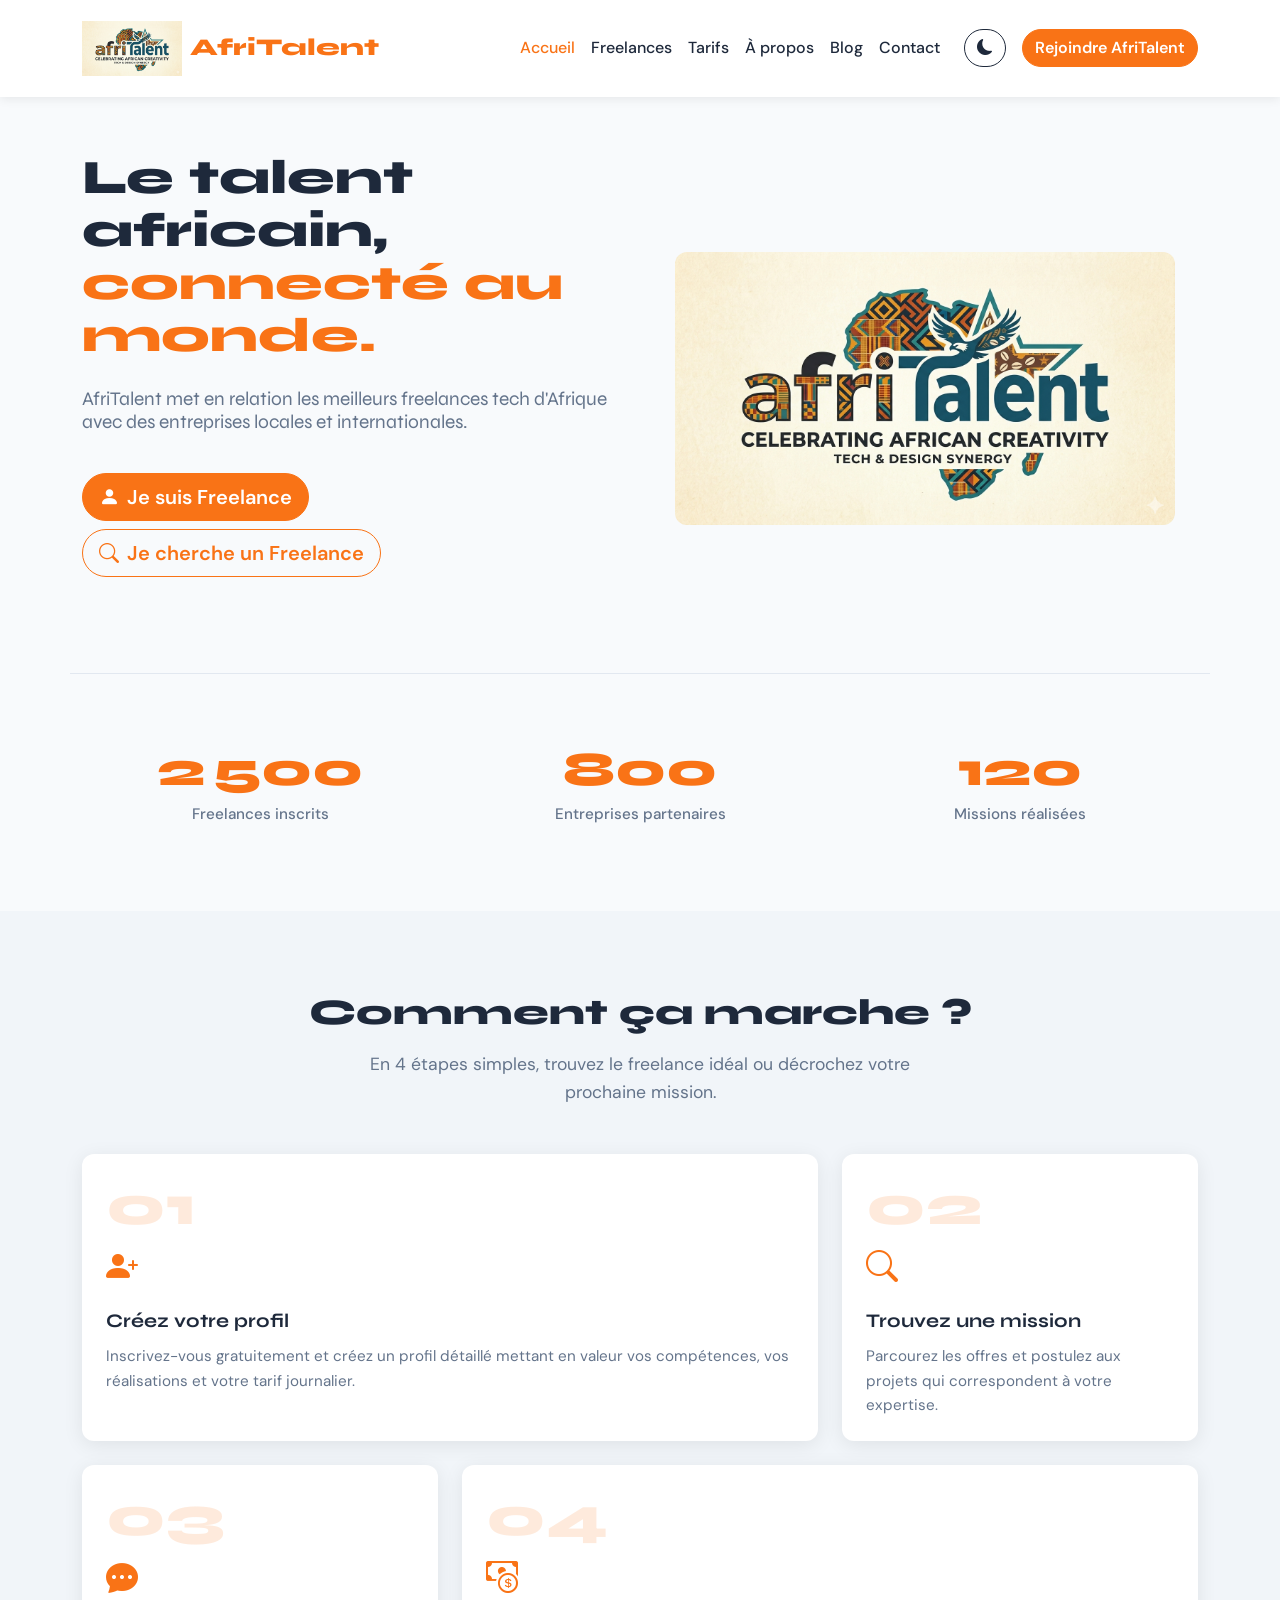
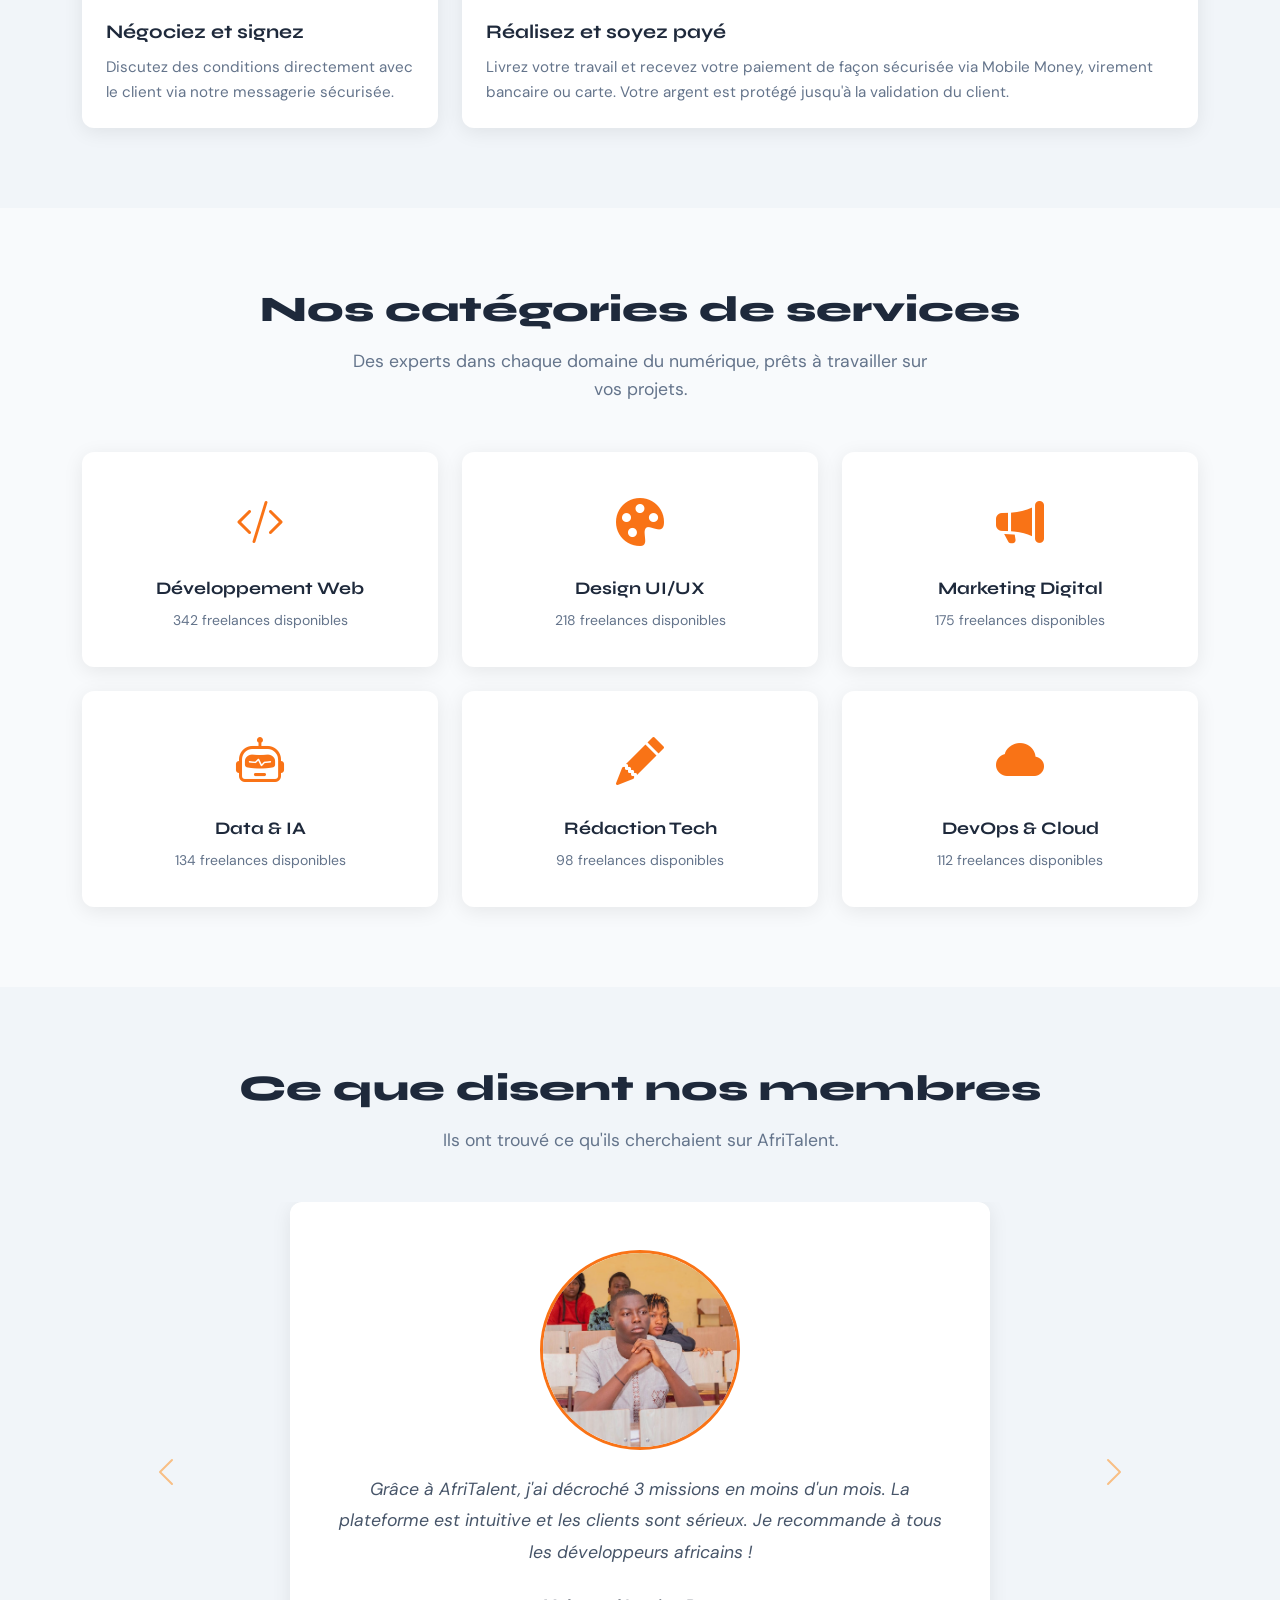
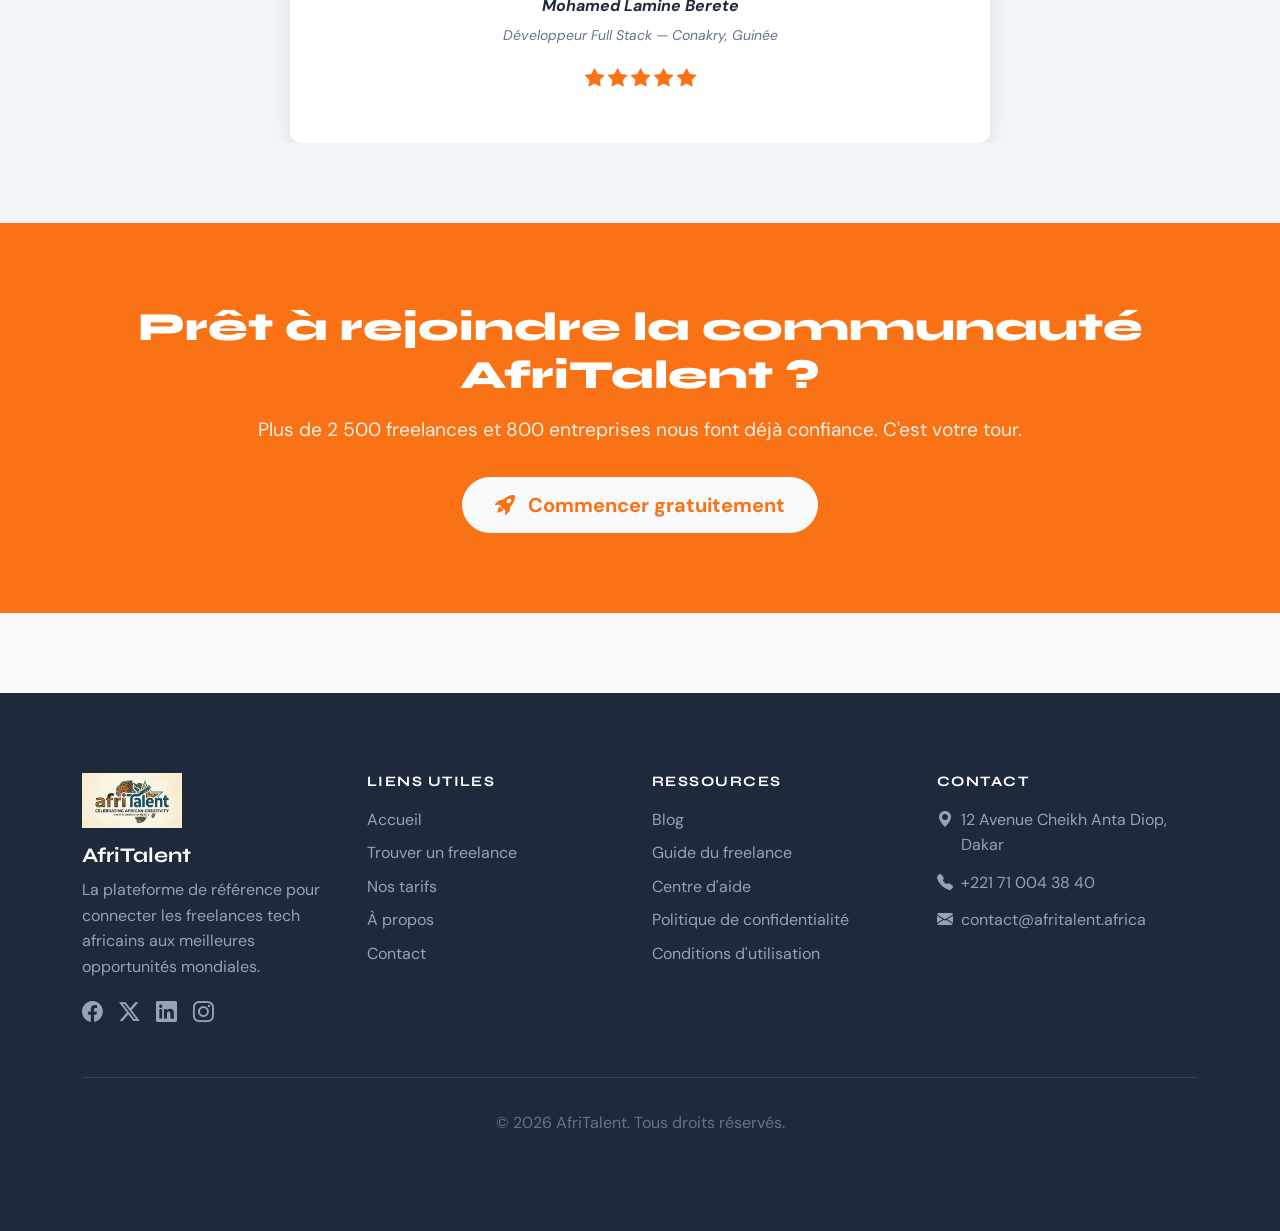
<file: index.html>
<!doctype html>
<html lang="fr">
  <head>
    <!-- META : Encodage et viewport pour le responsive design -->
    <meta charset="UTF-8" />
    <meta name="viewport" content="width=device-width, initial-scale=1.0" />
    <title>AfriTalent — Accueil</title>

    <!-- RESSOURCES EXTERNES : Polices, icônes et frameworks -->

    <!-- Bootstrap Icons : icônes vectorielles (lune, soleil, flèches, etc.) -->
    <link
      href="https://cdn.jsdelivr.net/npm/bootstrap-icons@1.11.3/font/bootstrap-icons.min.css"
      rel="stylesheet"
    />

    <!-- Google Fonts : polices de haute qualité -->
    <!-- Syne : police expressive pour les titres (poids : 400, 700, 800) -->
    <!-- Inter : police moderne pour le corps du texte (poids : 400, 500, 600) -->
    <link
      href="https://fonts.googleapis.com/css2?family=Syne:wght@400;700;800&family=Inter:wght@400;500;600&display=swap"
      rel="stylesheet"
    />

    <!-- Bootstrap 5 via CDN : framework responsive, composants, classes utilitaires -->
    <link
      href="https://cdn.jsdelivr.net/npm/bootstrap@5.3.0/dist/css/bootstrap.min.css"
      rel="stylesheet"
    />

    <!-- Feuille de style personnalisée : variables CSS, animations, design spécifique AfriTalent -->
    <link rel="stylesheet" href="./css/style.css" />
  </head>
  <body>
    <!-- ===================== NAVBAR ===================== -->
    <!-- Barre de navigation fixe en haut de la page, avec liens et actions -->
    <header>
      <nav class="navbar navbar-expand-lg fixed-top" id="navbar">
        <div class="container">
          <!-- Logo -->
          <a class="navbar-brand" href="index.html">
            <img
              id="logo"
              src="images/Gemini_Generated_Image_jtmrt1jtmrt1jtmr.png"
              alt="logo AfriTalent"
              height="40"
            />
            AfriTalent
          </a>

          <!-- Bouton hamburger mobile : ouvre et ferme le menu de navigation sur petits écrans -->
          <button
            class="navbar-toggler"
            type="button"
            data-bs-toggle="collapse"
            data-bs-target="#navMenu"
            aria-controls="navMenu"
            aria-expanded="false"
            aria-label="Ouvrir le menu de navigation"
          >
            <span class="navbar-toggler-icon"></span>
          </button>

          <!-- Liens de navigation -->
          <div class="collapse navbar-collapse" id="navMenu">
            <ul class="navbar-nav ms-auto">
              <li class="nav-item">
                <a class="nav-link active" aria-current="page" href="index.html"
                  >Accueil</a
                >
                <!-- CORRECTION : lien vers la page d'accueil (index.html) au lieu de #hero pour une navigation plus fluide et éviter les problèmes de scroll sur certains appareils -->
              </li>
              <li class="nav-item">
                <a class="nav-link" href="freelances.html">Freelances</a>
              </li>
              <li class="nav-item">
                <a class="nav-link" href="tarifs.html">Tarifs</a>
              </li>
              <li class="nav-item">
                <a class="nav-link" href="about.html">À propos</a>
              </li>
              <li class="nav-item">
                <a class="nav-link" href="blog.html">Blog</a>
              </li>
              <li class="nav-item">
                <a class="nav-link" href="contact.html">Contact</a>
              </li>
            </ul>
            <!-- Bouton Dark Mode (JS ajouté au commit 6) -->
            <button
              class="btn btn-outline-secondary ms-3"
              id="darkModeToggle"
              aria-label="Activer le mode sombre"
            >
              <i class="bi bi-moon-fill"></i>
            </button>
            <!-- Bouton CTA -->
            <a href="freelances.html" class="btn btn-primary ms-3"
              >Rejoindre AfriTalent</a
            >
          </div>
        </div>
      </nav>
    </header>

    <main>
      <!-- ===================== SECTION HERO ===================== -->
      <!-- animate-section : JS commit 7 animera cette section au scroll -->
      <!-- Section principale de la page d'accueil avec message, CTA et illustration -->
      <section class="hero-section animate-section" id="hero">
        <div class="container">
          <div class="row align-items-center">
            <!-- Texte hero -->
            <div class="col-lg-6">
              <h1 class="hero-title">
                Le talent africain, <span>connecté au monde.</span>
              </h1>
              <h2 class="hero-subtitle">
                AfriTalent met en relation les meilleurs freelances tech
                d'Afrique avec des entreprises locales et internationales.
              </h2>
              <div class="hero-buttons">
                <a href="freelances.html" class="btn btn-primary btn-lg me-3">
                  <i class="bi bi-person-fill me-2" aria-hidden="true"></i>Je
                  suis Freelance
                </a>
                <a
                  href="freelances.html"
                  class="btn btn-outline-primary btn-lg"
                >
                  <i class="bi bi-search me-2" aria-hidden="true"></i>Je cherche
                  un Freelance
                </a>
              </div>
            </div>

            <!-- Illustration hero -->
            <div class="col-lg-6">
              <img
                src="images/Gemini_Generated_Image_jtmrt1jtmrt1jtmr.png"
                alt="Illustration de freelances tech africains collaborant en ligne"
                class="img-fluid hero-img"
              />
            </div>
          </div>

          <!-- Statistiques animées (JS au commit 7) : compteurs qui passent de 0 à la valeur cible -->
          <div class="row stats-row text-center">
            <div class="col-md-4">
              <div class="stat-card">
                <span class="stat-number" data-target="2500">0</span>
                <span class="stat-label">Freelances inscrits</span>
              </div>
            </div>
            <div class="col-md-4">
              <div class="stat-card">
                <span class="stat-number" data-target="800">0</span>
                <span class="stat-label">Entreprises partenaires</span>
              </div>
            </div>
            <div class="col-md-4">
              <div class="stat-card">
                <span class="stat-number" data-target="120">0</span>
                <span class="stat-label">Missions réalisées</span>
              </div>
            </div>
          </div>
        </div>
      </section>

      <!-- ===================== SECTION COMMENT ÇA MARCHE ===================== -->
      <!-- animate-section : JS commit 7 animera cette section au scroll -->
      <!-- Section expliquant le fonctionnement d'AfriTalent en 4 étapes -->
      <section
        class="how-section comment-ca-marche animate-section"
        id="comment-ca-marche"
      >
        <div class="container">
          <h2 class="section-title text-center">Comment ça marche ?</h2>
          <p class="section-subtitle text-center">
            En 4 étapes simples, trouvez le freelance idéal ou décrochez votre
            prochaine mission.
          </p>

          <!-- Bento Grid -->
          <div class="bento-grid">
            <!-- Étape 1 — grande carte -->
            <div class="bento-card bento-large">
              <span class="step-number">01</span>
              <i
                class="bi bi-person-plus-fill step-icon"
                aria-hidden="true"
              ></i>
              <h3>Créez votre profil</h3>
              <p>
                Inscrivez-vous gratuitement et créez un profil détaillé mettant
                en valeur vos compétences, vos réalisations et votre tarif
                journalier.
              </p>
            </div>

            <!-- Étape 2 -->
            <div class="bento-card">
              <span class="step-number">02</span>
              <i class="bi bi-search step-icon" aria-hidden="true"></i>
              <h3>Trouvez une mission</h3>
              <p>
                Parcourez les offres et postulez aux projets qui correspondent à
                votre expertise.
              </p>
            </div>

            <!-- Étape 3 -->
            <div class="bento-card">
              <span class="step-number">03</span>
              <i class="bi bi-chat-dots-fill step-icon" aria-hidden="true"></i>
              <h3>Négociez et signez</h3>
              <p>
                Discutez des conditions directement avec le client via notre
                messagerie sécurisée.
              </p>
            </div>

            <!-- Étape 4 — grande carte -->
            <div class="bento-card bento-large">
              <span class="step-number">04</span>
              <i class="bi bi-cash-coin step-icon" aria-hidden="true"></i>
              <h3>Réalisez et soyez payé</h3>
              <p>
                Livrez votre travail et recevez votre paiement de façon
                sécurisée via Mobile Money, virement bancaire ou carte. Votre
                argent est protégé jusqu'à la validation du client.
              </p>
            </div>
          </div>
        </div>
      </section>

      <!-- ===================== SECTION CATÉGORIES DE SERVICES ===================== -->
      <!-- animate-section : JS commit 7 animera cette section au scroll -->
      <!-- Section présentant les domaines de compétences disponibles sur la plateforme -->
      <section class="categories-section animate-section" id="categories">
        <div class="container">
          <h2 class="section-title text-center">Nos catégories de services</h2>
          <p class="section-subtitle text-center">
            Des experts dans chaque domaine du numérique, prêts à travailler sur
            vos projets.
          </p>

          <div class="row g-4">
            <!-- Catégorie 1 -->
            <div class="col-lg-4 col-md-6">
              <article class="category-card">
                <i
                  class="bi bi-code-slash category-icon"
                  aria-hidden="true"
                ></i>
                <h3>Développement Web</h3>
                <span class="freelance-count">342 freelances disponibles</span>
              </article>
            </div>

            <!-- Catégorie 2 -->
            <div class="col-lg-4 col-md-6">
              <article class="category-card">
                <i
                  class="bi bi-palette-fill category-icon"
                  aria-hidden="true"
                ></i>
                <h3>Design UI/UX</h3>
                <span class="freelance-count">218 freelances disponibles</span>
              </article>
            </div>

            <!-- Catégorie 3 -->
            <div class="col-lg-4 col-md-6">
              <article class="category-card">
                <i
                  class="bi bi-megaphone-fill category-icon"
                  aria-hidden="true"
                ></i>
                <h3>Marketing Digital</h3>
                <span class="freelance-count">175 freelances disponibles</span>
              </article>
            </div>

            <!-- Catégorie 4 -->
            <div class="col-lg-4 col-md-6">
              <article class="category-card">
                <i class="bi bi-robot category-icon" aria-hidden="true"></i>
                <h3>Data & IA</h3>
                <span class="freelance-count">134 freelances disponibles</span>
              </article>
            </div>

            <!-- Catégorie 5 -->
            <div class="col-lg-4 col-md-6">
              <article class="category-card">
                <i
                  class="bi bi-pencil-fill category-icon"
                  aria-hidden="true"
                ></i>
                <h3>Rédaction Tech</h3>
                <span class="freelance-count">98 freelances disponibles</span>
              </article>
            </div>

            <!-- Catégorie 6 -->
            <div class="col-lg-4 col-md-6">
              <article class="category-card">
                <i
                  class="bi bi-cloud-fill category-icon"
                  aria-hidden="true"
                ></i>
                <h3>DevOps & Cloud</h3>
                <span class="freelance-count">112 freelances disponibles</span>
              </article>
            </div>
          </div>
        </div>
      </section>

      <!-- ===================== SECTION TÉMOIGNAGES ===================== -->
      <!-- animate-section : JS commit 7 animera cette section au scroll -->
      <!-- Section de témoignages utilisants le carousel Bootstrap -->
      <section class="testimonials-section animate-section" id="temoignages">
        <div class="container">
          <h2 class="section-title text-center">Ce que disent nos membres</h2>
          <p class="section-subtitle text-center">
            Ils ont trouvé ce qu'ils cherchaient sur AfriTalent.
          </p>

          <!-- Carousel Bootstrap -->
          <div
            id="testimonialCarousel"
            class="carousel slide"
            data-bs-ride="carousel"
          >
            <div class="carousel-inner">
              <!-- Témoignage 1 -->
              <div class="carousel-item active">
                <div class="testimonial-card text-center">
                  <img
                    src="images/i.jpeg"
                    alt="Photo de Mohamed Lamine Berete"
                    class="testimonial-avatar"
                  />
                  <blockquote>
                    <p>
                      Grâce à AfriTalent, j'ai décroché 3 missions en moins d'un
                      mois. La plateforme est intuitive et les clients sont
                      sérieux. Je recommande à tous les développeurs africains !
                    </p>
                  </blockquote>
                  <cite>
                    <strong>Mohamed Lamine Berete</strong>
                    <span>Développeur Full Stack — Conakry, Guinée</span>
                  </cite>
                  <div
                    class="stars"
                    role="img"
                    aria-label="Note : 5 étoiles sur 5"
                  >
                    <i class="bi bi-star-fill" aria-hidden="true"></i>
                    <i class="bi bi-star-fill" aria-hidden="true"></i>
                    <i class="bi bi-star-fill" aria-hidden="true"></i>
                    <i class="bi bi-star-fill" aria-hidden="true"></i>
                    <i class="bi bi-star-fill" aria-hidden="true"></i>
                  </div>
                </div>
              </div>

              <!-- Témoignage 2 -->
              <!-- CORRECTION : rôle cohérent avec une plateforme tech -->
              <div class="carousel-item">
                <div class="testimonial-card text-center">
                  <img
                    src="images/J.jpeg"
                    alt="Photo de Maïmouna Barry"
                    class="testimonial-avatar"
                  />
                  <blockquote>
                    <p>
                      Nous avons trouvé un designer UI/UX exceptionnel via
                      AfriTalent pour refondre notre application mobile. Le
                      processus était simple et le résultat au-delà de nos
                      attentes.
                    </p>
                  </blockquote>
                  <cite>
                    <strong>Maïmouna Barry</strong>
                    <span>CEO — TechStartup New York, USA</span>
                  </cite>
                  <div
                    class="stars"
                    role="img"
                    aria-label="Note : 5 étoiles sur 5"
                  >
                    <i class="bi bi-star-fill" aria-hidden="true"></i>
                    <i class="bi bi-star-fill" aria-hidden="true"></i>
                    <i class="bi bi-star-fill" aria-hidden="true"></i>
                    <i class="bi bi-star-fill" aria-hidden="true"></i>
                    <i class="bi bi-star-fill" aria-hidden="true"></i>
                  </div>
                </div>
              </div>

              <!-- Témoignage 3 -->
              <div class="carousel-item">
                <div class="testimonial-card text-center">
                  <img
                    src="images/K.jpeg"
                    alt="Photo de Nanamoudou Balde"
                    class="testimonial-avatar"
                  />
                  <blockquote>
                    <p>
                      AfriTalent m'a permis de travailler avec des clients en
                      Europe tout en vivant à Conakry. Le système de paiement
                      est sécurisé et les retraits via Mobile Money sont
                      rapides.
                    </p>
                  </blockquote>
                  <cite>
                    <strong>Nanamoudou Balde</strong>
                    <span>Ingénieur Electricien — Conakry, Guinée</span>
                  </cite>
                  <div
                    class="stars"
                    role="img"
                    aria-label="Note : 4 étoiles sur 5"
                  >
                    <i class="bi bi-star-fill" aria-hidden="true"></i>
                    <i class="bi bi-star-fill" aria-hidden="true"></i>
                    <i class="bi bi-star-fill" aria-hidden="true"></i>
                    <i class="bi bi-star-fill" aria-hidden="true"></i>
                    <i class="bi bi-star-half" aria-hidden="true"></i>
                  </div>
                </div>
              </div>
            </div>

            <!-- Contrôles du carousel -->
            <button
              class="carousel-control-prev"
              type="button"
              data-bs-target="#testimonialCarousel"
              data-bs-slide="prev"
            >
              <span
                class="carousel-control-prev-icon"
                aria-hidden="true"
              ></span>
              <span class="visually-hidden">Précédent</span>
            </button>
            <button
              class="carousel-control-next"
              type="button"
              data-bs-target="#testimonialCarousel"
              data-bs-slide="next"
            >
              <span
                class="carousel-control-next-icon"
                aria-hidden="true"
              ></span>
              <span class="visually-hidden">Suivant</span>
            </button>
          </div>
        </div>
      </section>

      <!-- ===================== SECTION CTA ===================== -->
      <!-- animate-section : JS commit 7 animera cette section au scroll -->
      <!-- Section d'appel à l'action invitant l'utilisateur à contacter AfriTalent -->
      <section class="cta-section animate-section" id="cta">
        <div class="container text-center">
          <h2>Prêt à rejoindre la communauté AfriTalent ?</h2>
          <p>
            Plus de 2 500 freelances et 800 entreprises nous font déjà
            confiance. C'est votre tour.
          </p>
          <a href="contact.html" class="btn btn-light btn-lg">
            <i class="bi bi-rocket-takeoff-fill me-2" aria-hidden="true"></i>
            Commencer gratuitement
          </a>
        </div>
      </section>
    </main>

    <!-- ===================== FOOTER ===================== -->
    <!-- Pied de page du site avec marque, liens utiles et coordonnées de contact -->
    <footer class="site-footer">
      <div class="container">
        <div class="row g-4">
          <!-- Colonne 1 : AfriTalent -->
          <div class="col-lg-3 col-md-6">
            <img
              id="footer-logo"
              src="images/Gemini_Generated_Image_jtmrt1jtmrt1jtmr.png"
              alt="Logo AfriTalent"
              height="35"
              class="mb-3"
            />
            <h3 class="footer-brand">AfriTalent</h3>
            <p>
              La plateforme de référence pour connecter les freelances tech
              africains aux meilleures opportunités mondiales.
            </p>
            <!-- Réseaux sociaux -->
            <div class="social-links">
              <a href="#" aria-label="Facebook AfriTalent"
                ><i class="bi bi-facebook" aria-hidden="true"></i
              ></a>
              <a href="#" aria-label="Twitter AfriTalent"
                ><i class="bi bi-twitter-x" aria-hidden="true"></i
              ></a>
              <a href="#" aria-label="LinkedIn AfriTalent"
                ><i class="bi bi-linkedin" aria-hidden="true"></i
              ></a>
              <a href="#" aria-label="Instagram AfriTalent"
                ><i class="bi bi-instagram" aria-hidden="true"></i
              ></a>
            </div>
          </div>

          <!-- Colonne 2 : Liens utiles -->
          <div class="col-lg-3 col-md-6">
            <h4 class="footer-title">Liens utiles</h4>
            <ul class="footer-links">
              <li><a href="index.html">Accueil</a></li>
              <li><a href="freelances.html">Trouver un freelance</a></li>
              <li><a href="tarifs.html">Nos tarifs</a></li>
              <li><a href="about.html">À propos</a></li>
              <li><a href="contact.html">Contact</a></li>
            </ul>
          </div>

          <!-- Colonne 3 : Ressources -->
          <!-- CORRECTION : rôle cohérent avec une plateforme tech -->
          <div class="col-lg-3 col-md-6">
            <h4 class="footer-title">Ressources</h4>
            <ul class="footer-links">
              <li><a href="#">Blog</a></li>
              <li><a href="#">Guide du freelance</a></li>
              <li><a href="#">Centre d'aide</a></li>
              <li><a href="#">Politique de confidentialité</a></li>
              <li><a href="#">Conditions d'utilisation</a></li>
            </ul>
          </div>

          <!-- Colonne 4 : Contact -->
          <div class="col-lg-3 col-md-6">
            <!--- CORRECTION : rôle cohérent avec une plateforme tech -->
            <h4 class="footer-title">Contact</h4>
            <ul class="footer-contact">
              <li>
                <i class="bi bi-geo-alt-fill" aria-hidden="true"></i> 12 Avenue
                Cheikh Anta Diop, Dakar
              </li>
              <li>
                <i class="bi bi-telephone-fill" aria-hidden="true"></i> +221 71
                004 38 40
              </li>
              <li>
                <i class="bi bi-envelope-fill" aria-hidden="true"></i>
                contact@afritalent.africa
              </li>
            </ul>
          </div>
        </div>

        <!-- Ligne de copyright -->
        <div class="footer-bottom text-center">
          <p>
            &copy; <span id="currentYear"></span> AfriTalent. Tous droits
            réservés.
          </p>
        </div>
      </div>
    </footer>

    <!-- Bouton retour en haut (JS au commit 6) -->
    <button id="backToTop" aria-label="Retour en haut de page">
      <i class="bi bi-arrow-up" aria-hidden="true"></i>
    </button>

    <!-- Script Bootstrap : nécessaire pour les composants interactifs comme le carousel -->
    <script src="https://cdn.jsdelivr.net/npm/bootstrap@5.3.0/dist/js/bootstrap.bundle.min.js"></script>
    <!-- Script JavaScript principal du site -->
    <script src="js/main.js"></script>
  </body>
</html>
</file>
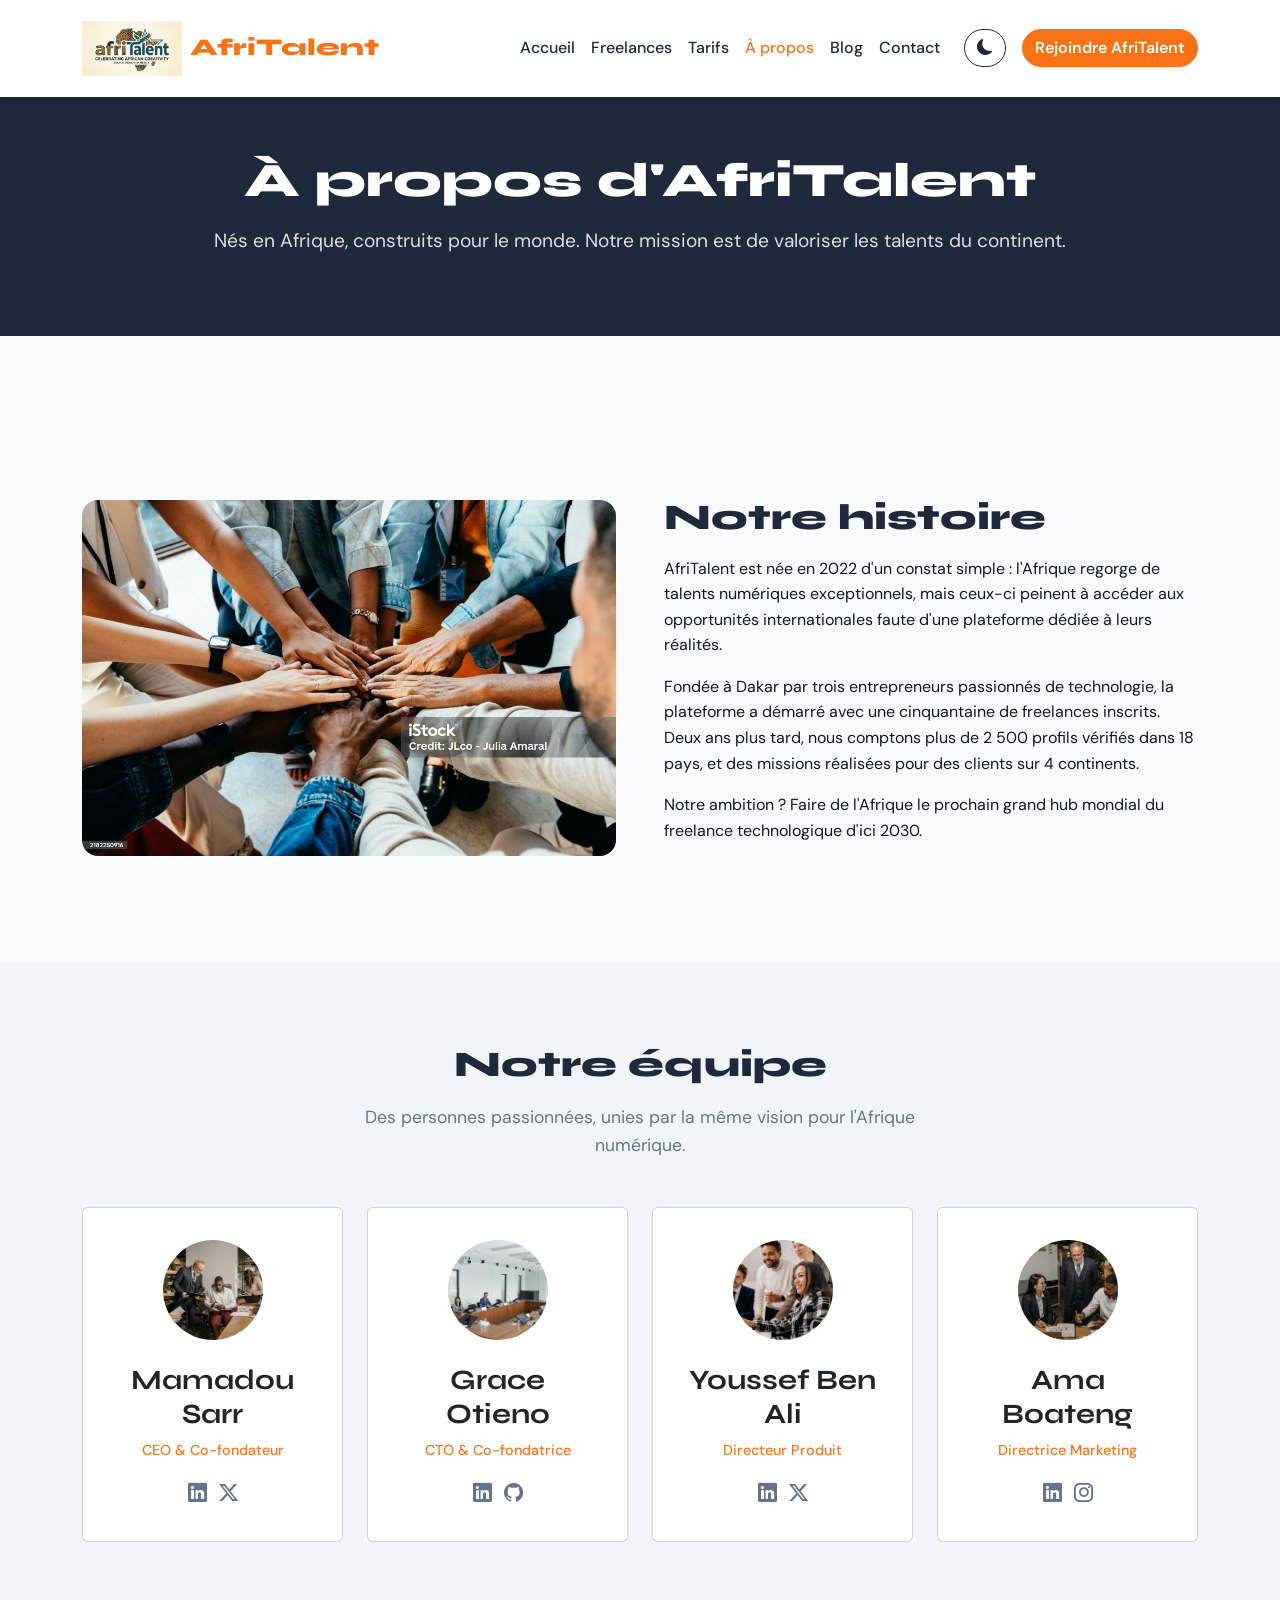
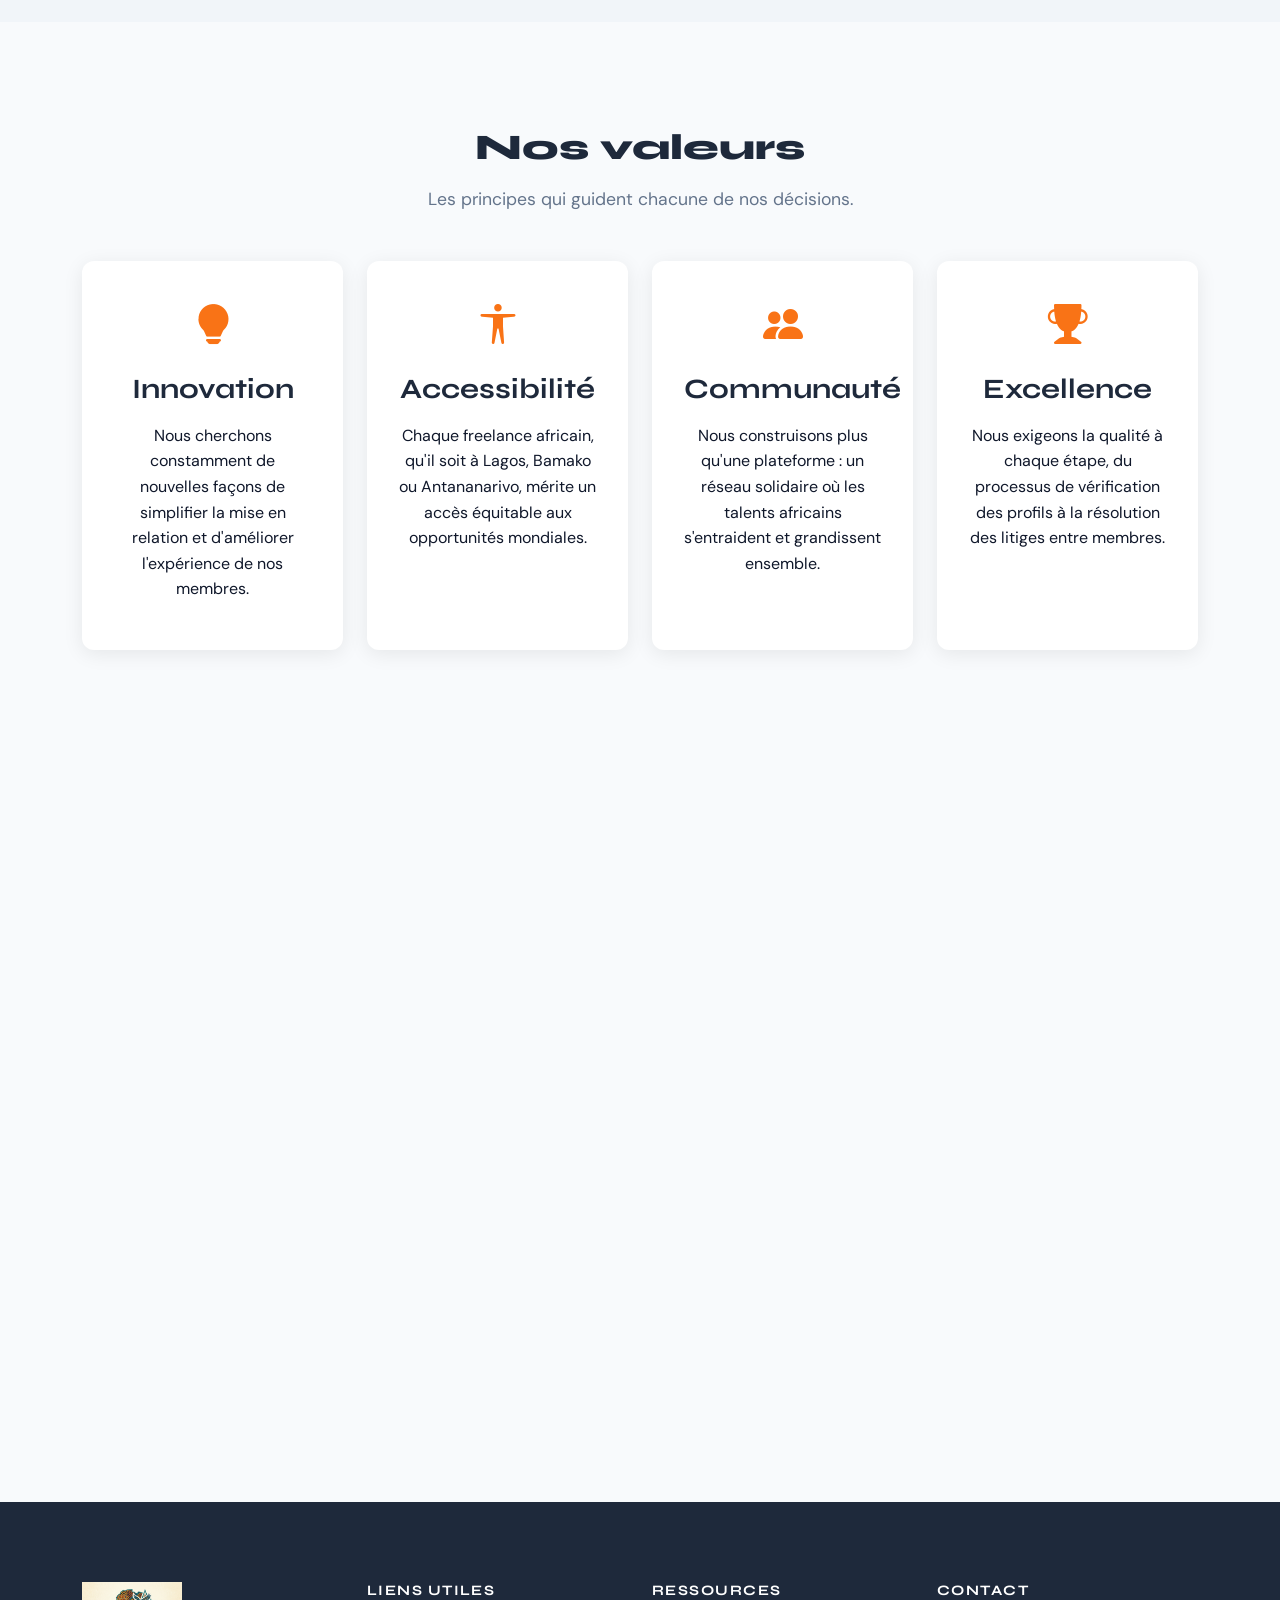
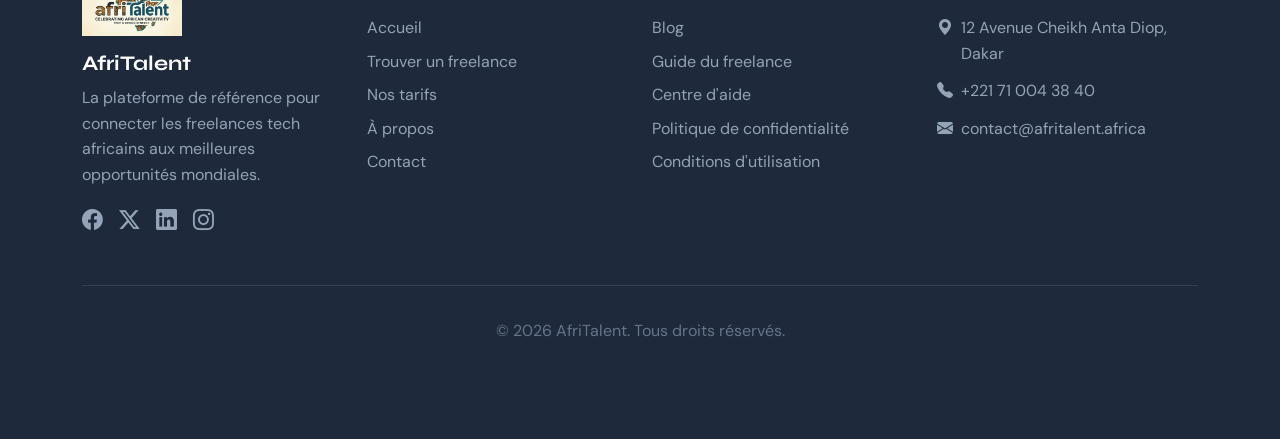
<file: about.html>
<!doctype html>
<html lang="fr">
  <head>
    <meta charset="UTF-8" />
    <meta name="viewport" content="width=device-width, initial-scale=1.0" />
    <title>AfriTalent — À propos</title>
    <!-- Google Fonts -->
    <link
      href="https://fonts.googleapis.com/css2?family=Syne:wght@400;700;800&family=Inter:wght@400;500;600&display=swap"
      rel="stylesheet"
    />
    <!-- Bootstrap Icons -->
    <link
      href="https://cdn.jsdelivr.net/npm/bootstrap-icons@1.11.3/font/bootstrap-icons.min.css"
      rel="stylesheet"
    />
    <!-- Bootstrap 5 via CDN : feuille de style -->
    <link
      href="https://cdn.jsdelivr.net/npm/bootstrap@5.3.0/dist/css/bootstrap.min.css"
      rel="stylesheet"
    />
    <!-- Votre feuille de style personnelle -->
    <link rel="stylesheet" href="css/style.css" />
  </head>
  <body>
    <!-- ===================== NAVBAR ===================== -->
    <header>
      <nav class="navbar navbar-expand-lg fixed-top" id="navbar">
        <div class="container">
          <a class="navbar-brand" href="index.html">
            <img
              id="logo"
              src="images/Gemini_Generated_Image_jtmrt1jtmrt1jtmr.png"
              alt="Logo AfriTalent"
              height="40"
            />
            AfriTalent
          </a>
          <button
            class="navbar-toggler"
            type="button"
            data-bs-toggle="collapse"
            data-bs-target="#navMenu"
            aria-controls="navMenu"
            aria-expanded="false"
            aria-label="Ouvrir le menu de navigation"
          >
            <span class="navbar-toggler-icon"></span>
          </button>
          <div class="collapse navbar-collapse" id="navMenu">
            <ul class="navbar-nav ms-auto">
              <li class="nav-item">
                <a class="nav-link" href="index.html">Accueil</a>
              </li>
              <li class="nav-item">
                <a class="nav-link" href="freelances.html">Freelances</a>
              </li>
              <li class="nav-item">
                <a class="nav-link" href="tarifs.html">Tarifs</a>
              </li>
              <li class="nav-item">
                <a class="nav-link active" aria-current="page" href="about.html"
                  >À propos</a
                >
              </li>
              <li class="nav-item">
                <a class="nav-link" href="blog.html">Blog</a>
              </li>
              <li class="nav-item">
                <a class="nav-link" href="contact.html">Contact</a>
              </li>
            </ul>
            <button
              class="btn btn-outline-secondary ms-3"
              id="darkModeToggle"
              aria-label="Activer le mode sombre"
            >
              <i class="bi bi-moon-fill"></i>
            </button>
            <a href="freelances.html" class="btn btn-primary ms-3"
              >Rejoindre AfriTalent</a
            >
          </div>
        </div>
      </nav>
    </header>

    <main>
      <!-- ===================== EN-TÊTE DE PAGE ===================== -->
      <!-- animate-section : JS commit 7 animera cette section au scroll -->
      <section class="page-header animate-section">
        <div class="container text-center">
          <h1>À propos d'AfriTalent</h1>
          <p>
            Nés en Afrique, construits pour le monde. Notre mission est de
            valoriser les talents du continent.
          </p>
        </div>
      </section>

      <!-- ===================== SECTION NOTRE HISTOIRE ===================== -->
      <!-- animate-section : JS commit 7 animera cette section au scroll -->
      <!-- Section qui raconte la création et l'ambition d'AfriTalent -->
      <section class="history-section animate-section">
        <div class="container">
          <div class="row align-items-center g-5">
            <div class="col-lg-6">
              <img
                src="images/istockphoto-2182250916-1024x1024.jpg"
                alt="L'équipe fondatrice d'AfriTalent lors du lancement de la plateforme à Dakar en 2022"
                class="img-fluid rounded-4"
              />
            </div>
            <div class="col-lg-6">
              <h2 class="section-title">Notre histoire</h2>
              <p>
                AfriTalent est née en 2022 d'un constat simple : l'Afrique
                regorge de talents numériques exceptionnels, mais ceux-ci
                peinent à accéder aux opportunités internationales faute d'une
                plateforme dédiée à leurs réalités.
              </p>
              <p>
                Fondée à Dakar par trois entrepreneurs passionnés de
                technologie, la plateforme a démarré avec une cinquantaine de
                freelances inscrits. Deux ans plus tard, nous comptons plus de 2
                500 profils vérifiés dans 18 pays, et des missions réalisées
                pour des clients sur 4 continents.
              </p>
              <p>
                Notre ambition ? Faire de l'Afrique le prochain grand hub
                mondial du freelance technologique d'ici 2030.
              </p>
            </div>
          </div>
        </div>
      </section>

      <!-- ===================== SECTION L'ÉQUIPE ===================== -->
      <!-- 
        Section présentant l'équipe fondatrice et responsables clés
        - animate-section: JS commit 7 animera cette section au scroll
        - Affiche les 4 membres principaux avec photos, rôles et réseaux sociaux
      -->
      <section class="team-section animate-section mt-4">
        <div class="container">
          <!-- Titre et sous-titre de la section -->
          <h2 class="section-title text-center">Notre équipe</h2>
          <p class="section-subtitle text-center">
            Des personnes passionnées, unies par la même vision pour l'Afrique
            numérique.
          </p>

          <!-- 
            Grille des cartes d'équipe
            - col-lg-3 col-md-6: 4 colonnes sur desktop, 2 sur tablette, 1 sur mobile
            - justify-content-center: Centre les cartes
            - g-4: Gap de 4 entre les colonnes
          -->
          <div class="row g-4 justify-content-center">
            <!-- ===== MEMBRE 1: CEO ===== -->
            <!-- 
              Carte d'équipe avec photo, nom, rôle et liens sociaux
              - team-card: Classe pour les styles de carte d'équipe
              - card text-center: Composant Bootstrap centré
            -->
            <div class="col-lg-3 col-md-6">
              <article class="team-card card text-center">
                <div class="card-body">
                  <!-- Photo du membre d'équipe -->
                  <img
                    src="images/pexels-pavel-danilyuk-7654411.jpg"
                    alt="Photo de Mamadou Sarr, CEO et cofondateur d'AfriTalent"
                    class="team-avatar"
                  />
                  <!-- Nom du membre -->
                  <h3 class="card-title">Mamadou Sarr</h3>
                  <!-- Titre/rôle du membre -->
                  <p class="team-role">CEO & Co-fondateur</p>
                  <!-- 
                    Liens vers réseaux sociaux
                    - aria-hidden="true": Les icônes sont décoratives
                    - aria-label: Donne un label aux liens pour l'accessibilité
                  -->
                  <div class="team-socials">
                    <a href="#" aria-label="LinkedIn de Mamadou Sarr"
                      ><i class="bi bi-linkedin" aria-hidden="true"></i
                    ></a>
                    <a href="#" aria-label="Twitter de Mamadou Sarr"
                      ><i class="bi bi-twitter-x" aria-hidden="true"></i
                    ></a>
                  </div>
                </div>
              </article>
            </div>

            <!-- ===== MEMBRE 2: CTO ===== -->
            <div class="col-lg-3 col-md-6">
              <article class="team-card card text-center">
                <div class="card-body">
                  <img
                    src="images/pexels-werner-pfennig-6949525.jpg"
                    alt="Photo de Grace Otieno, CTO et cofondatrice d'AfriTalent"
                    class="team-avatar"
                  />
                  <h3 class="card-title">Grace Otieno</h3>
                  <p class="team-role">CTO & Co-fondatrice</p>
                  <div class="team-socials">
                    <a href="#" aria-label="LinkedIn de Grace Otieno"
                      ><i class="bi bi-linkedin" aria-hidden="true"></i
                    ></a>
                    <a href="#" aria-label="GitHub de Grace Otieno"
                      ><i class="bi bi-github" aria-hidden="true"></i
                    ></a>
                  </div>
                </div>
              </article>
            </div>

            <!-- ===== MEMBRE 3: DIRECTEUR PRODUIT ===== -->
            <div class="col-lg-3 col-md-6">
              <article class="team-card card text-center">
                <div class="card-body">
                  <img
                    src="images/pexels-yankrukov-7693690.jpg"
                    alt="Photo de Youssef Ben Ali, Directeur Produit chez AfriTalent"
                    class="team-avatar"
                  />
                  <h3 class="card-title">Youssef Ben Ali</h3>
                  <p class="team-role">Directeur Produit</p>
                  <div class="team-socials">
                    <a href="#" aria-label="LinkedIn de Youssef Ben Ali"
                      ><i class="bi bi-linkedin" aria-hidden="true"></i
                    ></a>
                    <a href="#" aria-label="Twitter de Youssef Ben Ali"
                      ><i class="bi bi-twitter-x" aria-hidden="true"></i
                    ></a>
                  </div>
                </div>
              </article>
            </div>

            <!-- ===== MEMBRE 4: DIRECTRICE MARKETING ===== -->
            <div class="col-lg-3 col-md-6">
              <article class="team-card card text-center">
                <div class="card-body">
                  <img
                    src="images/pexels-pavel-danilyuk-7654424.jpg"
                    alt="Photo de Ama Boateng, Directrice Marketing chez AfriTalent"
                    class="team-avatar"
                  />
                  <h3 class="card-title">Ama Boateng</h3>
                  <p class="team-role">Directrice Marketing</p>
                  <div class="team-socials">
                    <a href="#" aria-label="LinkedIn de Ama Boateng"
                      ><i class="bi bi-linkedin" aria-hidden="true"></i
                    ></a>
                    <a href="#" aria-label="Instagram de Ama Boateng"
                      ><i class="bi bi-instagram" aria-hidden="true"></i
                    ></a>
                  </div>
                </div>
              </article>
            </div>
          </div>
        </div>
      </section>

      <!-- ===================== SECTION NOS VALEURS ===================== -->
      <!-- 
        Section présentant les 4 valeurs fondamentales d'AfriTalent
        - animate-section: JS commit 7 animera cette section au scroll
        - Affiche les valeurs avec icônes et descriptions courtes
      -->
      <section class="values-section animate-section mt-4">
        <div class="container">
          <!-- Titre et sous-titre -->
          <h2 class="section-title text-center">Nos valeurs</h2>
          <p class="section-subtitle text-center">
            Les principes qui guident chacune de nos décisions.
          </p>

          <!-- 
            Grille des cartes de valeurs
            - col-lg-3 col-md-6: 4 colonnes sur desktop, 2 sur tablette, 1 sur mobile
            - g-4: Gap de 4 entre les colonnes
          -->
          <div class="row g-4">
            <!-- ===== VALEUR 1: INNOVATION ===== -->
            <!-- Carte affichant une valeur avec icône, titre et description -->
            <div class="col-lg-3 col-md-6">
              <article class="value-card text-center">
                <!-- 
                  Icône de la valeur
                  - value-icon: Classe pour le style
                  - aria-hidden="true": L'icône est décoratives
                -->
                <i
                  class="bi bi-lightbulb-fill value-icon"
                  aria-hidden="true"
                ></i>
                <h3>Innovation</h3>
                <p>
                  Nous cherchons constamment de nouvelles façons de simplifier
                  la mise en relation et d'améliorer l'expérience de nos
                  membres.
                </p>
              </article>
            </div>

            <!-- ===== VALEUR 2: ACCESSIBILITÉ ===== -->
            <div class="col-lg-3 col-md-6">
              <article class="value-card text-center">
                <i
                  class="bi bi-universal-access value-icon"
                  aria-hidden="true"
                ></i>
                <h3>Accessibilité</h3>
                <p>
                  Chaque freelance africain, qu'il soit à Lagos, Bamako ou
                  Antananarivo, mérite un accès équitable aux opportunités
                  mondiales.
                </p>
              </article>
            </div>

            <!-- ===== VALEUR 3: COMMUNAUTÉ ===== -->
            <div class="col-lg-3 col-md-6">
              <article class="value-card text-center">
                <i class="bi bi-people-fill value-icon" aria-hidden="true"></i>
                <h3>Communauté</h3>
                <p>
                  Nous construisons plus qu'une plateforme : un réseau solidaire
                  où les talents africains s'entraident et grandissent ensemble.
                </p>
              </article>
            </div>

            <!-- ===== VALEUR 4: EXCELLENCE ===== -->
            <div class="col-lg-3 col-md-6">
              <article class="value-card text-center">
                <i class="bi bi-trophy-fill value-icon" aria-hidden="true"></i>
                <h3>Excellence</h3>
                <p>
                  Nous exigeons la qualité à chaque étape, du processus de
                  vérification des profils à la résolution des litiges entre
                  membres.
                </p>
              </article>
            </div>
          </div>
        </div>
      </section>

      <!-- ===================== SECTION CHIFFRES CLÉS EN BENTO GRID ===================== -->
      <!-- 
        Section affichant les statistiques clés d'AfriTalent
        - animate-section: JS commit 7 animera cette section au scroll
        - bento-grid: Grille CSS custom avec des éléments de différentes tailles
        - Les chiffres s'animent au défilement grâce au JavaScript (data-target)
      -->
      <section class="key-numbers-section animate-section">
        <div class="container">
          <!-- Titre de la section -->
          <h2 class="section-title text-center">Nos chiffres clés</h2>

          <!-- 
            Grille bento avec statistiques animées
            - bento-grid: Classe pour la disposition CSS grid
            - bento-numbers: Variante spécifique pour les nombres
            - bento-large: Classe optionnelle pour agrandir un élément
          -->
          <div class="bento-grid bento-numbers">
            <!-- ===== STATUT 1: FREELANCES ===== -->
            <!-- 
              Carte statistique avec compteur animé
              - data-target="2500": Valeur cible pour l'animation du compteur
              - .stat-number: Élément contenant le nombre animé
            -->
            <div class="bento-card text-center">
              <!-- Icône de la statistique -->
              <i class="bi bi-people-fill bento-icon" aria-hidden="true"></i>
              <!-- 
                Nombre à animer
                - data-target: Valeur finale du compteur
                - Commence à 0 et s'anime jusqu'à la valeur cible
              -->
              <span class="stat-number" data-target="2500">0</span>
              <!-- Étiquette descriptive -->
              <span class="stat-label">Freelances inscrits</span>
            </div>

            <!-- ===== STATUT 2: MISSIONS ===== -->
            <!-- 
              Élément agrandit dans la grille bento
              - bento-large: Rend cette carte plus grande
            -->
            <div class="bento-card text-center bento-large">
              <i class="bi bi-briefcase-fill bento-icon" aria-hidden="true"></i>
              <span class="stat-number" data-target="120">0</span>
              <span class="stat-label">Missions réalisées</span>
            </div>

            <!-- ===== STATUT 3: ENTREPRISES ===== -->
            <div class="bento-card text-center">
              <i class="bi bi-building bento-icon" aria-hidden="true"></i>
              <span class="stat-number" data-target="800">0</span>
              <span class="stat-label">Entreprises clientes</span>
            </div>

            <!-- ===== STATUT 4: PAYS ===== -->
            <div class="bento-card text-center">
              <i class="bi bi-globe-africa bento-icon" aria-hidden="true"></i>
              <span class="stat-number" data-target="18">0</span>
              <span class="stat-label">Pays couverts</span>
            </div>
          </div>
        </div>
      </section>
    </main>

    <!-- ===================== FOOTER ===================== -->
    <!-- Pied de page commun avec liens utiles et contact, présent sur toutes les pages du site -->
    <footer class="site-footer">
      <div class="container">
        <div class="row g-4">
          <div class="col-lg-3 col-md-6">
            <img
              id="footer-logo"
              src="images/Gemini_Generated_Image_jtmrt1jtmrt1jtmr.png"
              alt="Logo AfriTalent"
              height="35"
              class="mb-3"
            />
            <h3 class="footer-brand">AfriTalent</h3>
            <p>
              La plateforme de référence pour connecter les freelances tech
              africains aux meilleures opportunités mondiales.
            </p>
            <div class="social-links">
              <a href="#" aria-label="Facebook AfriTalent"
                ><i class="bi bi-facebook" aria-hidden="true"></i
              ></a>
              <a href="#" aria-label="Twitter AfriTalent"
                ><i class="bi bi-twitter-x" aria-hidden="true"></i
              ></a>
              <a href="#" aria-label="LinkedIn AfriTalent"
                ><i class="bi bi-linkedin" aria-hidden="true"></i
              ></a>
              <a href="#" aria-label="Instagram AfriTalent"
                ><i class="bi bi-instagram" aria-hidden="true"></i
              ></a>
            </div>
          </div>
          <div class="col-lg-3 col-md-6">
            <h4 class="footer-title">Liens utiles</h4>
            <ul class="footer-links">
              <li><a href="index.html">Accueil</a></li>
              <li><a href="freelances.html">Trouver un freelance</a></li>
              <li><a href="tarifs.html">Nos tarifs</a></li>
              <li><a href="about.html">À propos</a></li>
              <li><a href="contact.html">Contact</a></li>
            </ul>
          </div>
          <div class="col-lg-3 col-md-6">
            <h4 class="footer-title">Ressources</h4>
            <ul class="footer-links">
              <li><a href="#">Blog</a></li>
              <li><a href="#">Guide du freelance</a></li>
              <li><a href="#">Centre d'aide</a></li>
              <li><a href="#">Politique de confidentialité</a></li>
              <li><a href="#">Conditions d'utilisation</a></li>
            </ul>
          </div>
          <div class="col-lg-3 col-md-6">
            <h4 class="footer-title">Contact</h4>
            <ul class="footer-contact">
              <li>
                <i class="bi bi-geo-alt-fill" aria-hidden="true"></i> 12 Avenue
                Cheikh Anta Diop, Dakar
              </li>
              <li>
                <i class="bi bi-telephone-fill" aria-hidden="true"></i> +221 71
                004 38 40
              </li>
              <li>
                <i class="bi bi-envelope-fill" aria-hidden="true"></i>
                contact@afritalent.africa
              </li>
            </ul>
          </div>
        </div>
        <div class="footer-bottom text-center">
          <p>
            &copy; <span id="currentYear"></span> AfriTalent. Tous droits
            réservés.
          </p>
        </div>
      </div>
    </footer>

    <button id="backToTop" aria-label="Retour en haut de page">
      <i class="bi bi-arrow-up" aria-hidden="true"></i>
    </button>

    <script src="https://cdn.jsdelivr.net/npm/bootstrap@5.3.0/dist/js/bootstrap.bundle.min.js"></script>
    <script src="js/main.js"></script>
  </body>
</html>
</file>
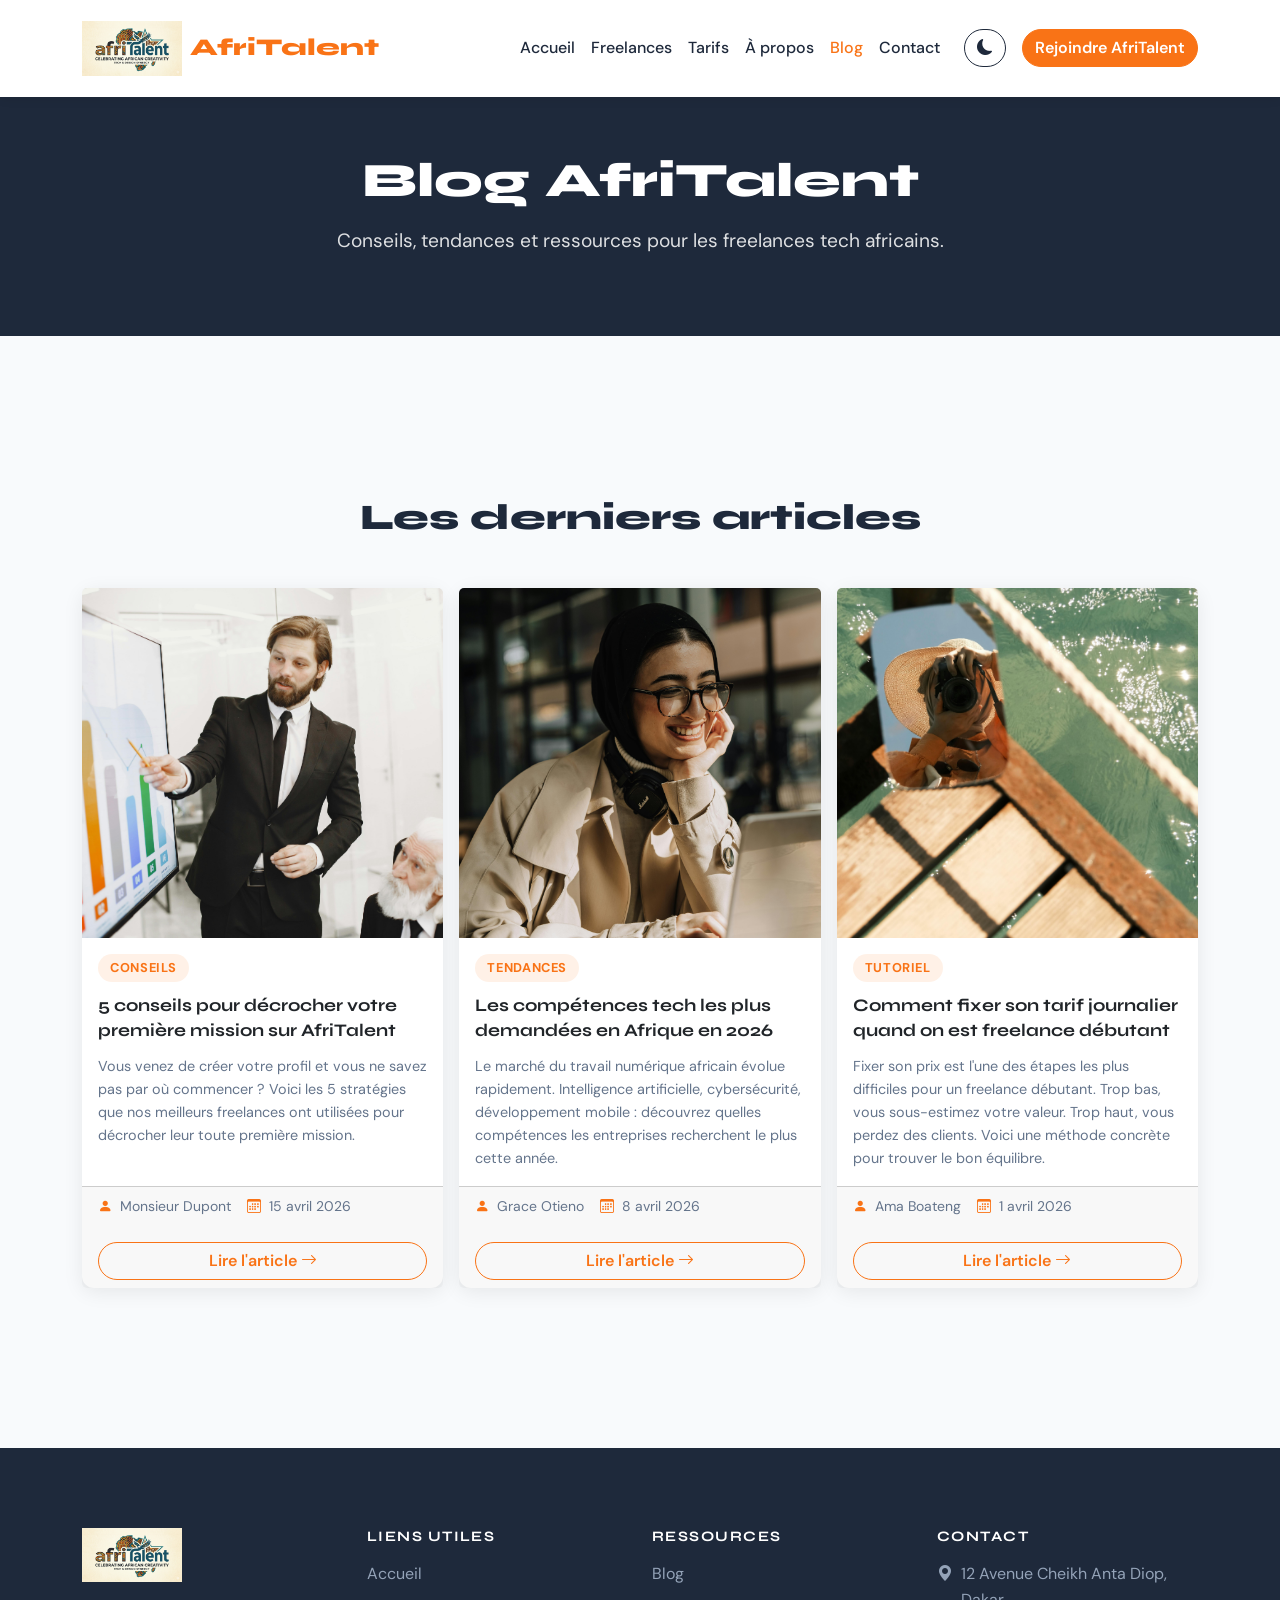
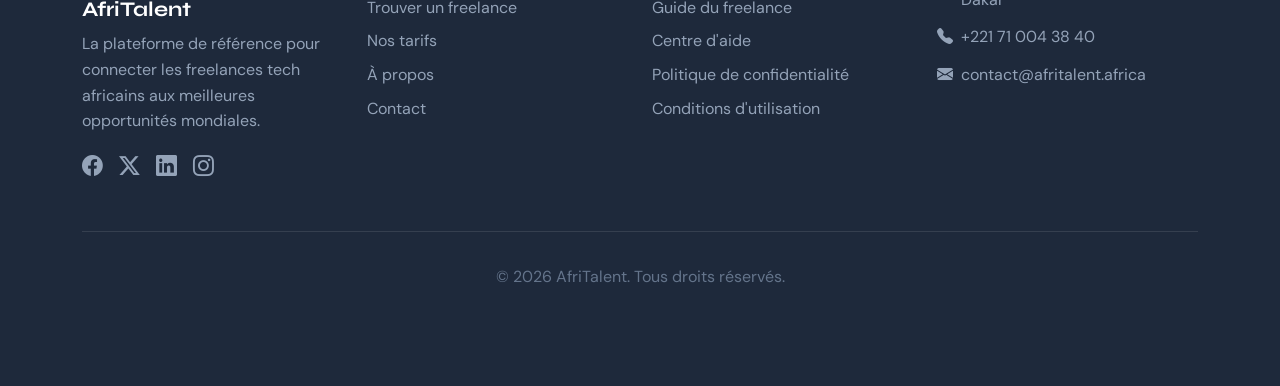
<file: blog.html>
<!doctype html>
<html lang="fr">
  <head>
    <meta charset="UTF-8" />
    <meta name="viewport" content="width=device-width, initial-scale=1.0" />
    <title>AfriTalent — Blog</title>
    <!-- Google Fonts -->
    <link
      href="https://fonts.googleapis.com/css2?family=Syne:wght@400;700;800&family=Inter:wght@400;500;600&display=swap"
      rel="stylesheet"
    />
    <!-- Bootstrap Icons -->
    <link
      href="https://cdn.jsdelivr.net/npm/bootstrap-icons@1.11.3/font/bootstrap-icons.min.css"
      rel="stylesheet"
    />
    <!-- Bootstrap 5 via CDN : feuille de style -->
    <!-- CORRECTION : version 5.3.0 comme toutes les autres pages -->
    <link
      href="https://cdn.jsdelivr.net/npm/bootstrap@5.3.0/dist/css/bootstrap.min.css"
      rel="stylesheet"
    />
    <!-- CSS personnalisé -->
    <link rel="stylesheet" href="./css/style.css" />
  </head>
  <body>
    <!-- ===================== NAVBAR ===================== -->
    <header>
      <nav class="navbar navbar-expand-lg fixed-top" id="navbar">
        <div class="container">
          <a class="navbar-brand" href="index.html">
            <img
              id="logo"
              src="images/Gemini_Generated_Image_jtmrt1jtmrt1jtmr.png"
              alt="Logo AfriTalent"
              height="40"
            />
            AfriTalent
          </a>
          <button
            class="navbar-toggler"
            type="button"
            data-bs-toggle="collapse"
            data-bs-target="#navMenu"
            aria-controls="navMenu"
            aria-expanded="false"
            aria-label="Ouvrir le menu de navigation"
          >
            <span class="navbar-toggler-icon"></span>
          </button>
          <div class="collapse navbar-collapse" id="navMenu">
            <ul class="navbar-nav ms-auto">
              <li class="nav-item">
                <a class="nav-link" href="index.html">Accueil</a>
              </li>
              <li class="nav-item">
                <a class="nav-link" href="freelances.html">Freelances</a>
              </li>
              <li class="nav-item">
                <a class="nav-link" href="tarifs.html">Tarifs</a>
              </li>
              <li class="nav-item">
                <a class="nav-link" href="about.html">À propos</a>
              </li>
              <li class="nav-item">
                <a class="nav-link active" aria-current="page" href="blog.html"
                  >Blog</a
                >
              </li>
              <li class="nav-item">
                <a class="nav-link" href="contact.html">Contact</a>
              </li>
            </ul>
            <!-- Bouton Dark Mode (JS ajouté au commit 6) -->
            <button
              class="btn btn-outline-secondary ms-3"
              id="darkModeToggle"
              aria-label="Activer le mode sombre"
            >
              <i class="bi bi-moon-fill"></i>
            </button>
            <a href="freelances.html" class="btn btn-primary ms-3"
              >Rejoindre AfriTalent</a
            >
          </div>
        </div>
      </nav>
    </header>

    <main>
      <!-- ===================== EN-TÊTE DE PAGE ===================== -->
      <!-- animate-section : JS commit 7 animera cette section au scroll -->
      <!-- Section d'introduction présentant le blog et ses ressources pour freelances tech -->
      <section class="page-header animate-section">
        <div class="container text-center">
          <h1>Blog AfriTalent</h1>
          <p>
            Conseils, tendances et ressources pour les freelances tech
            africains.
          </p>
        </div>
      </section>

      <!-- ===================== GRILLE D'ARTICLES ===================== -->
      <!-- 
        Section listant les derniers articles publiés sur le blog
        - animate-section: JS commit 7 animera cette section au scroll
        - Affiche 3 articles dans une grille responsive avec cartes structurées
      -->
      <section class="blog-section animate-section">
        <div class="container">
          <!-- Titre de la section de blog -->
          <h2 class="section-title text-center mb-5">Les derniers articles</h2>

          <!-- 
            Grille responsive Bootstrap pour les articles
            - col-lg-4 col-md-6: 3 colonnes sur desktop, 2 sur tablette, 1 sur mobile
            - g-3: Gap de 3 entre les colonnes
          -->
          <div class="row g-3">
            <!-- ===== ARTICLE 1 ===== -->
            <!-- 
              Carte d'article complète avec image, titre, extrait, catégorie et CTA
              - blog-card: Classe pour les styles de carte d'article
              - h-100: Hauteur égale pour tous les articles de la ligne
            -->
            <div class="col-lg-4 col-md-6">
              <article class="blog-card card h-100">
                <!-- 
                  Image principale de l'article
                  - blog-img: Classe pour le style de l'image
                  - card-img-top: Position Bootstrap en haut de la carte
                -->
                <img
                  src="images/pexels-gustavo-fring-6285074.jpg"
                  alt="Illustration représentant un freelance africain devant son ordinateur"
                  class="card-img-top blog-img"
                />

                <!-- Corps de la carte: catégorie, titre, extrait -->
                <div class="card-body">
                  <!-- 
                    Badge de catégorie
                    - blog-category: Classe pour le style du badge
                    - Aide à classifier et naviguer les articles
                  -->
                  <span class="blog-category">Conseils</span>

                  <!-- 
                    Titre de l'article
                    - h3 pour la hiérarchie sémantique (h1=page title, h2=section, h3=article)
                    - blog-title: Classe pour le style
                  -->
                  <h3 class="card-title blog-title">
                    5 conseils pour décrocher votre première mission sur
                    AfriTalent
                  </h3>

                  <!-- 
                    Extrait de l'article
                    - blog-excerpt: Classe pour limiter la hauteur et créer une ellipse
                    - Donne un aperçu du contenu
                  -->
                  <p class="card-text blog-excerpt">
                    Vous venez de créer votre profil et vous ne savez pas par où
                    commencer ? Voici les 5 stratégies que nos meilleurs
                    freelances ont utilisées pour décrocher leur toute première
                    mission.
                  </p>
                </div>

                <!-- Pied de carte: métadonnées et CTA -->
                <div class="card-footer">
                  <!-- 
                    Métadonnées de l'article
                    - blog-meta: Classe pour le conteneur
                    - Affiche l'auteur et la date de publication
                  -->
                  <div class="blog-meta">
                    <!-- Auteur de l'article -->
                    <span
                      ><i class="bi bi-person-fill" aria-hidden="true"></i>
                      Monsieur Dupont</span
                    >
                    <!-- Date de publication -->
                    <span
                      ><i class="bi bi-calendar3" aria-hidden="true"></i> 15
                      avril 2026</span
                    >
                  </div>

                  <!-- 
                    Bouton d'appel à l'action
                    - w-100: Largeur 100% pour utiliser tout l'espace
                    - mt-3: Marge supérieure pour espacer du contenu
                  -->
                  <a href="#" class="btn btn-outline-primary w-100 mt-3">
                    Lire l'article
                    <i class="bi bi-arrow-right" aria-hidden="true"></i>
                  </a>
                </div>
              </article>
            </div>

            <!-- ===== ARTICLE 2 ===== -->
            <div class="col-lg-4 col-md-6">
              <article class="blog-card card h-100">
                <img
                  src="images/pexels-mutecevvil-20447537.jpg"
                  alt="Illustration montrant des tendances tech en Afrique en 2026"
                  class="card-img-top blog-img"
                />
                <div class="card-body">
                  <span class="blog-category">Tendances</span>
                  <h3 class="card-title blog-title">
                    Les compétences tech les plus demandées en Afrique en 2026
                  </h3>
                  <p class="card-text blog-excerpt">
                    Le marché du travail numérique africain évolue rapidement.
                    Intelligence artificielle, cybersécurité, développement
                    mobile : découvrez quelles compétences les entreprises
                    recherchent le plus cette année.
                  </p>
                </div>
                <div class="card-footer">
                  <div class="blog-meta">
                    <span
                      ><i class="bi bi-person-fill" aria-hidden="true"></i>
                      Grace Otieno</span
                    >
                    <span
                      ><i class="bi bi-calendar3" aria-hidden="true"></i> 8
                      avril 2026</span
                    >
                  </div>
                  <a href="#" class="btn btn-outline-primary w-100 mt-3">
                    Lire l'article
                    <i class="bi bi-arrow-right" aria-hidden="true"></i>
                  </a>
                </div>
              </article>
            </div>

            <!-- ===== ARTICLE 3 ===== -->
            <div class="col-lg-4 col-md-6">
              <article class="blog-card card h-100">
                <img
                  src="images/pexels-rahimegul-27907849.jpg"
                  alt="Illustration d'une calculatrice et de billets représentant la tarification freelance"
                  class="card-img-top blog-img"
                />
                <div class="card-body">
                  <span class="blog-category">Tutoriel</span>
                  <h3 class="card-title blog-title">
                    Comment fixer son tarif journalier quand on est freelance
                    débutant
                  </h3>
                  <p class="card-text blog-excerpt">
                    Fixer son prix est l'une des étapes les plus difficiles pour
                    un freelance débutant. Trop bas, vous sous-estimez votre
                    valeur. Trop haut, vous perdez des clients. Voici une
                    méthode concrète pour trouver le bon équilibre.
                  </p>
                </div>
                <div class="card-footer">
                  <div class="blog-meta">
                    <span
                      ><i class="bi bi-person-fill" aria-hidden="true"></i> Ama
                      Boateng</span
                    >
                    <span
                      ><i class="bi bi-calendar3" aria-hidden="true"></i> 1
                      avril 2026</span
                    >
                  </div>
                  <a href="#" class="btn btn-outline-primary w-100 mt-3">
                    Lire l'article
                    <i class="bi bi-arrow-right" aria-hidden="true"></i>
                  </a>
                </div>
              </article>
            </div>
          </div>
        </div>
      </section>
    </main>

    <!-- ===================== FOOTER ===================== -->
    <!-- Pied de page global partagé par toutes les pages du site -->
    <footer class="site-footer">
      <div class="container">
        <div class="row g-4">
          <div class="col-lg-3 col-md-6">
            <img
              id="footer-logo"
              src="images/Gemini_Generated_Image_jtmrt1jtmrt1jtmr.png"
              alt="Logo AfriTalent"
              height="35"
              class="mb-3"
            />
            <h3 class="footer-brand">AfriTalent</h3>
            <p>
              La plateforme de référence pour connecter les freelances tech
              africains aux meilleures opportunités mondiales.
            </p>
            <div class="social-links">
              <a href="#" aria-label="Facebook AfriTalent"
                ><i class="bi bi-facebook" aria-hidden="true"></i
              ></a>
              <a href="#" aria-label="Twitter AfriTalent"
                ><i class="bi bi-twitter-x" aria-hidden="true"></i
              ></a>
              <a href="#" aria-label="LinkedIn AfriTalent"
                ><i class="bi bi-linkedin" aria-hidden="true"></i
              ></a>
              <a href="#" aria-label="Instagram AfriTalent"
                ><i class="bi bi-instagram" aria-hidden="true"></i
              ></a>
            </div>
          </div>
          <div class="col-lg-3 col-md-6">
            <h4 class="footer-title">Liens utiles</h4>
            <ul class="footer-links">
              <li><a href="index.html">Accueil</a></li>
              <li><a href="freelances.html">Trouver un freelance</a></li>
              <li><a href="tarifs.html">Nos tarifs</a></li>
              <li><a href="about.html">À propos</a></li>
              <li><a href="contact.html">Contact</a></li>
            </ul>
          </div>
          <div class="col-lg-3 col-md-6">
            <h4 class="footer-title">Ressources</h4>
            <ul class="footer-links">
              <li><a href="blog.html">Blog</a></li>
              <li><a href="#">Guide du freelance</a></li>
              <li><a href="#">Centre d'aide</a></li>
              <li><a href="#">Politique de confidentialité</a></li>
              <li><a href="#">Conditions d'utilisation</a></li>
            </ul>
          </div>
          <div class="col-lg-3 col-md-6">
            <h4 class="footer-title">Contact</h4>
            <ul class="footer-contact">
              <li>
                <i class="bi bi-geo-alt-fill" aria-hidden="true"></i> 12 Avenue
                Cheikh Anta Diop, Dakar
              </li>
              <li>
                <i class="bi bi-telephone-fill" aria-hidden="true"></i> +221 71
                004 38 40
              </li>
              <li>
                <i class="bi bi-envelope-fill" aria-hidden="true"></i>
                contact@afritalent.africa
              </li>
            </ul>
          </div>
        </div>
        <div class="footer-bottom text-center">
          <p>
            &copy; <span id="currentYear"></span> AfriTalent. Tous droits
            réservés.
          </p>
        </div>
      </div>
    </footer>

    <button id="backToTop" aria-label="Retour en haut de page">
      <i class="bi bi-arrow-up" aria-hidden="true"></i>
    </button>

    <!-- CORRECTION : version 5.3.0 comme toutes les autres pages -->
    <script src="https://cdn.jsdelivr.net/npm/bootstrap@5.3.0/dist/js/bootstrap.bundle.min.js"></script>
    <script src="js/main.js"></script>
  </body>
</html>
</file>
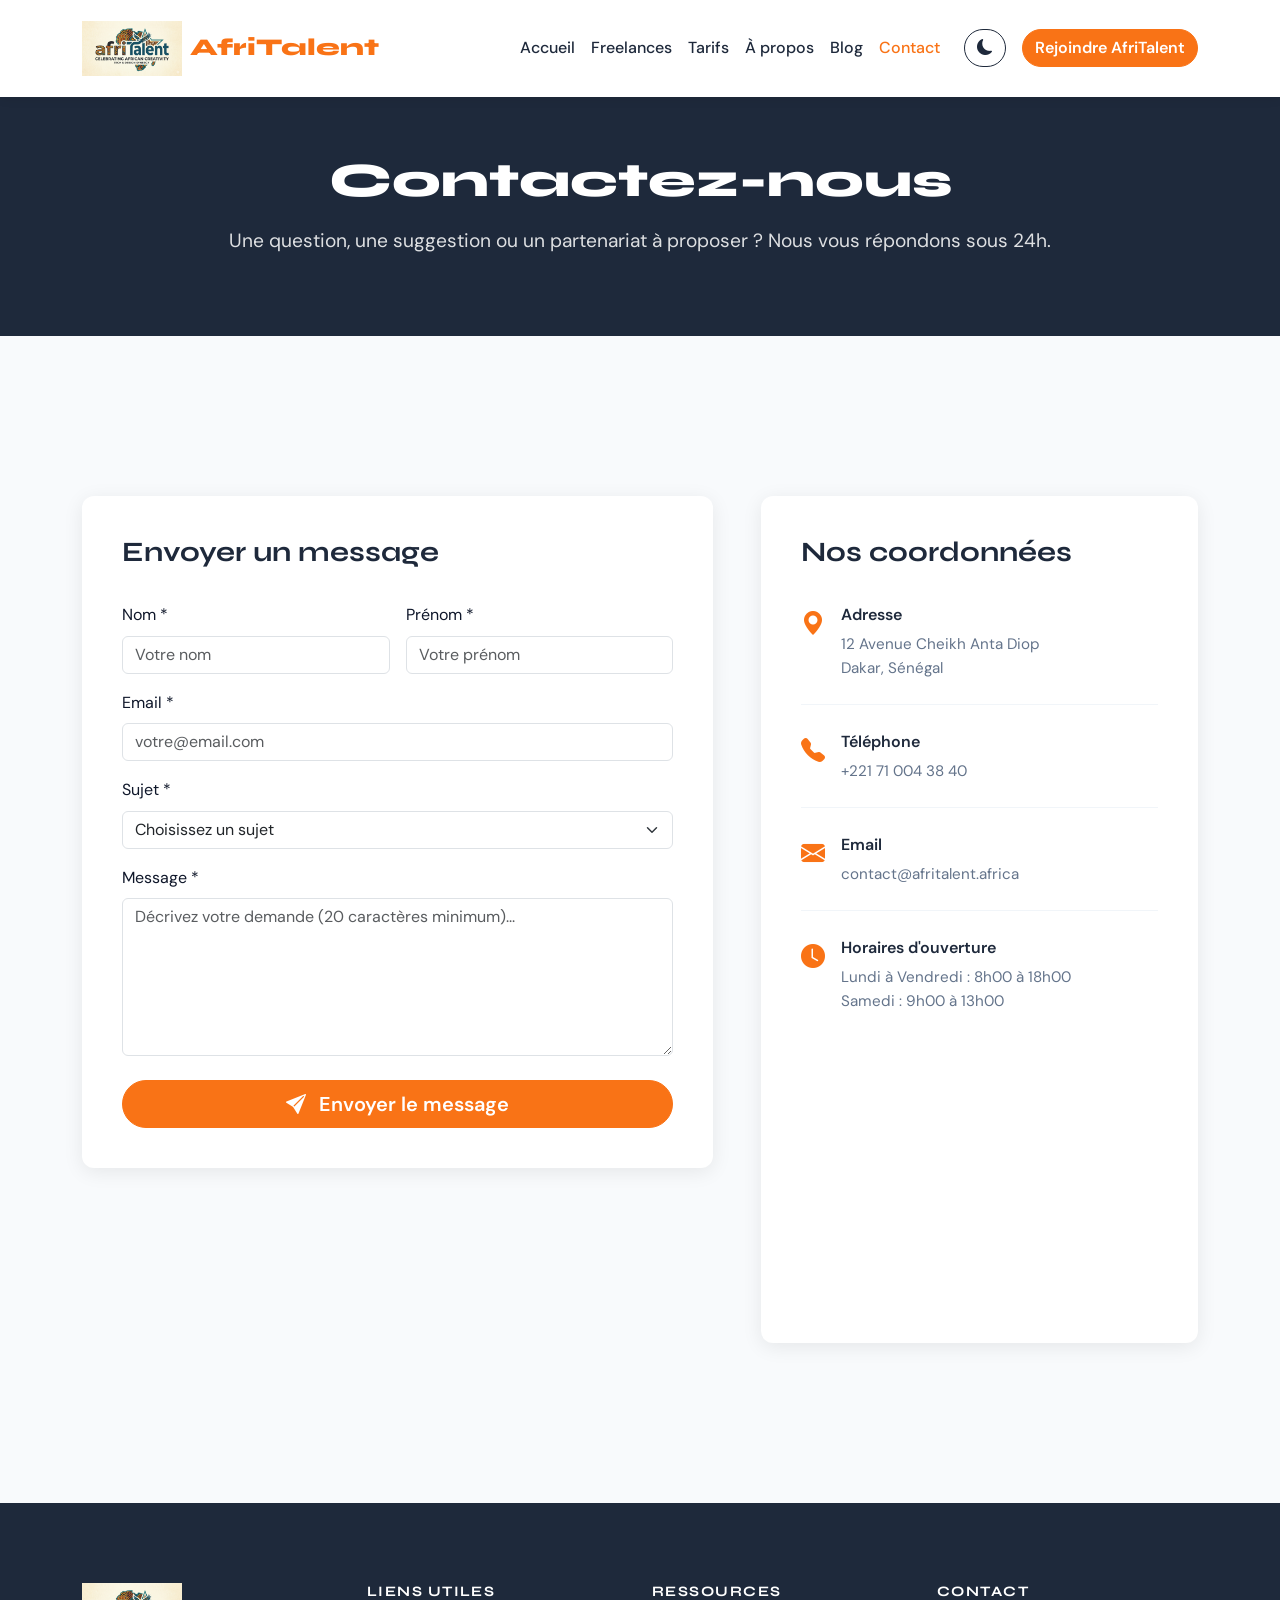
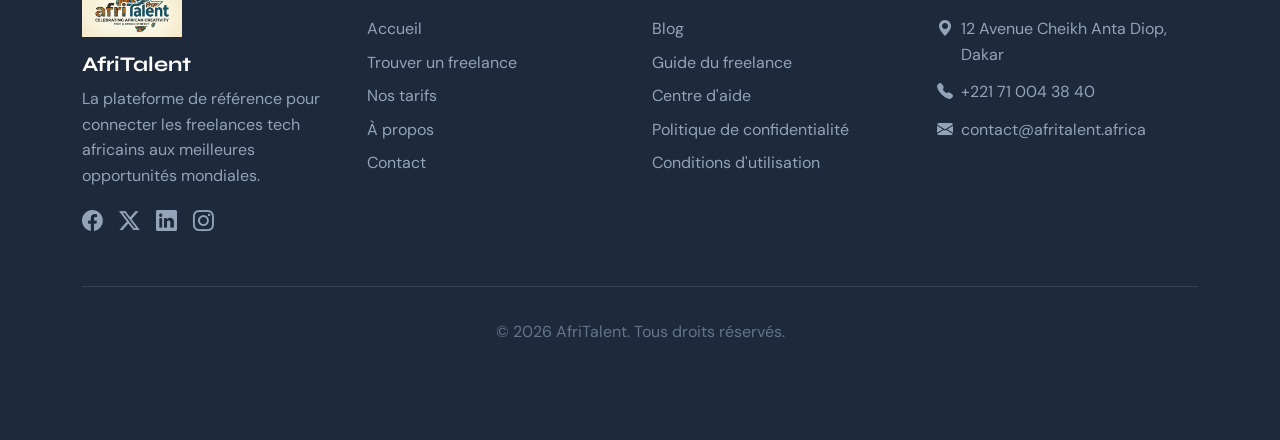
<file: contact.html>
<!doctype html>
<html lang="fr">
  <head>
    <meta charset="UTF-8" />
    <meta name="viewport" content="width=device-width, initial-scale=1.0" />
    <title>AfriTalent — Contact</title>
    <!-- Google Fonts -->
    <link
      href="https://fonts.googleapis.com/css2?family=Syne:wght@400;700;800&family=Inter:wght@400;500;600&display=swap"
      rel="stylesheet"
    />
    <!-- Bootstrap Icons -->
    <link
      href="https://cdn.jsdelivr.net/npm/bootstrap-icons@1.11.3/font/bootstrap-icons.min.css"
      rel="stylesheet"
    />
    <!-- Bootstrap 5 via CDN : feuille de style -->
    <link
      href="https://cdn.jsdelivr.net/npm/bootstrap@5.3.0/dist/css/bootstrap.min.css"
      rel="stylesheet"
    />
    <!-- Votre feuille de style personnelle -->
    <link rel="stylesheet" href="css/style.css" />
  </head>
  <body>
    <!-- ===================== NAVBAR ===================== -->
    <header>
      <nav class="navbar navbar-expand-lg fixed-top" id="navbar">
        <div class="container">
          <a class="navbar-brand" href="index.html">
            <img
              id="logo"
              src="images/Gemini_Generated_Image_jtmrt1jtmrt1jtmr.png"
              alt="Logo AfriTalent"
              height="40"
            />
            AfriTalent
          </a>
          <button
            class="navbar-toggler"
            type="button"
            data-bs-toggle="collapse"
            data-bs-target="#navMenu"
            aria-controls="navMenu"
            aria-expanded="false"
            aria-label="Ouvrir le menu de navigation"
          >
            <span class="navbar-toggler-icon"></span>
          </button>
          <div class="collapse navbar-collapse" id="navMenu">
            <ul class="navbar-nav ms-auto">
              <li class="nav-item">
                <a class="nav-link" href="index.html">Accueil</a>
              </li>
              <li class="nav-item">
                <a class="nav-link" href="freelances.html">Freelances</a>
              </li>
              <li class="nav-item">
                <a class="nav-link" href="tarifs.html">Tarifs</a>
              </li>
              <li class="nav-item">
                <a class="nav-link" href="about.html">À propos</a>
              </li>
              <li class="nav-item">
                <a class="nav-link" href="blog.html">Blog</a>
              </li>
              <li class="nav-item">
                <a
                  class="nav-link active"
                  aria-current="page"
                  href="contact.html"
                  >Contact</a
                >
              </li>
            </ul>
            <button
              class="btn btn-outline-secondary ms-3"
              id="darkModeToggle"
              aria-label="Activer le mode sombre"
            >
              <i class="bi bi-moon-fill"></i>
            </button>
            <a href="freelances.html" class="btn btn-primary ms-3"
              >Rejoindre AfriTalent</a
            >
          </div>
        </div>
      </nav>
    </header>

    <main>
      <!-- ===================== EN-TÊTE DE PAGE ===================== -->
      <!-- animate-section : JS commit 7 animera cette section au scroll -->
      <section class="page-header animate-section">
        <div class="container text-center">
          <h1>Contactez-nous</h1>
          <p>
            Une question, une suggestion ou un partenariat à proposer ? Nous
            vous répondons sous 24h.
          </p>
        </div>
      </section>

      <!-- ===================== FORMULAIRE + INFOS DE CONTACT ===================== -->
      <!-- 
        Section principale avec formulaire de contact et informations de l'entreprise
        - animate-section: JS commit 7 animera cette section au scroll
        - Layout 2 colonnes: formulaire (70%) et infos de contact (30%)
      -->
      <section class="contact-section animate-section">
        <div class="container">
          <!-- 
            Grille 2 colonnes avec espacement
            - row g-5: Espacement entre les colonnes
            - col-lg-7 + col-lg-5: Proportions 70% / 30%
          -->
          <div class="row g-5">
            <!-- ===== COLONNE 1: FORMULAIRE DE CONTACT ===== -->
            <!-- Formulaire permettant aux utilisateurs d'envoyer des messages -->
            <div class="col-lg-7">
              <div class="contact-form-wrapper">
                <h2>Envoyer un message</h2>

                <!-- 
                  Formulaire de contact avec validation Bootstrap
                  - novalidate: Bootstrap gère la validation (pas le navigateur)
                  - id="contactForm": Cible pour le JavaScript de validation
                -->
                <form id="contactForm" novalidate>
                  <!-- ===== LIGNE 1: Nom et Prénom ===== -->
                  <!-- 
                    Deux champs sur la même ligne
                    - col-md-6: Chaque champ prend 50% sur md et plus
                    - row g-3: Grille interne avec gap de 3
                  -->
                  <div class="row g-3 mb-3">
                    <!-- CHAMP: Nom -->
                    <div class="col-md-6">
                      <label for="nom" class="form-label"
                        >Nom <span aria-hidden="true">*</span></label
                      >
                      <!-- 
                        Champ texte pour le nom
                        - required: Champ obligatoire (validation HTML5 + Bootstrap)
                        - aria-required="true": Indique aux lecteurs d'écran que le champ est requis
                      -->
                      <input
                        type="text"
                        class="form-control"
                        id="nom"
                        name="nom"
                        placeholder="Votre nom"
                        required
                        aria-required="true"
                      />
                      <!-- 
                        Message d'erreur dynamique
                        - id="nom-error": Cible pour mettre à jour le message d'erreur
                        - role="alert": Annonce l'erreur aux lecteurs d'écran
                      -->
                      <div
                        class="invalid-feedback"
                        id="nom-error"
                        role="alert"
                      ></div>
                    </div>

                    <!-- CHAMP: Prénom -->
                    <div class="col-md-6">
                      <label for="prenom" class="form-label"
                        >Prénom <span aria-hidden="true">*</span></label
                      >
                      <input
                        type="text"
                        class="form-control"
                        id="prenom"
                        name="prenom"
                        placeholder="Votre prénom"
                        required
                        aria-required="true"
                      />
                      <div
                        class="invalid-feedback"
                        id="prenom-error"
                        role="alert"
                      ></div>
                    </div>
                  </div>

                  <!-- ===== CHAMP: Email ===== -->
                  <!-- 
                    Champ email avec validation type="email"
                    - type="email": Validation format email native HTML5 + Bootstrap
                  -->
                  <div class="mb-3">
                    <label for="email" class="form-label"
                      >Email <span aria-hidden="true">*</span></label
                    >
                    <input
                      type="email"
                      class="form-control"
                      id="email"
                      name="email"
                      placeholder="votre@email.com"
                      required
                      aria-required="true"
                    />
                    <div
                      class="invalid-feedback"
                      id="email-error"
                      role="alert"
                    ></div>
                  </div>

                  <!-- ===== CHAMP: Sujet (Dropdown) ===== -->
                  <!-- 
                    Sélecteur de catégorie pour orienter la demande
                    - form-select: Classe Bootstrap pour les dropdowns
                  -->
                  <div class="mb-3">
                    <label for="sujet" class="form-label"
                      >Sujet <span aria-hidden="true">*</span></label
                    >
                    <select
                      class="form-select"
                      id="sujet"
                      name="sujet"
                      required
                      aria-required="true"
                    >
                      <!-- Option par défaut (placeholder) -->
                      <option value="" disabled selected>
                        Choisissez un sujet
                      </option>
                      <!-- Options de catégories de demandes -->
                      <option value="inscription">Inscription / Compte</option>
                      <option value="mission">Trouver une mission</option>
                      <option value="paiement">Paiement / Facturation</option>
                      <option value="partenariat">Partenariat</option>
                      <option value="signalement">Signaler un problème</option>
                      <option value="autre">Autre</option>
                    </select>
                    <div
                      class="invalid-feedback"
                      id="sujet-error"
                      role="alert"
                    ></div>
                  </div>

                  <!-- ===== CHAMP: Message ===== -->
                  <!-- 
                    Textarea pour le message détaillé
                    - minlength="20": Validation - minimum 20 caractères
                    - rows="6": Hauteur initiale de 6 lignes
                  -->
                  <div class="mb-4">
                    <label for="message" class="form-label"
                      >Message <span aria-hidden="true">*</span></label
                    >
                    <textarea
                      class="form-control"
                      id="message"
                      name="message"
                      rows="6"
                      placeholder="Décrivez votre demande (20 caractères minimum)..."
                      required
                      aria-required="true"
                      minlength="20"
                    ></textarea>
                    <div
                      class="invalid-feedback"
                      id="message-error"
                      role="alert"
                    ></div>
                  </div>

                  <!-- ===== BOUTON D'ENVOI ===== -->
                  <!-- 
                    Bouton de soumission du formulaire
                    - w-100: Largeur 100% du conteneur
                    - btn-lg: Taille grande
                  -->
                  <button type="submit" class="btn btn-primary btn-lg w-100">
                    <i class="bi bi-send-fill me-2" aria-hidden="true"></i>
                    Envoyer le message
                  </button>

                  <!-- 
                    Message de succès (affiché après validation)
                    - role="status": Annonce le statut du formulaire
                    - aria-live="polite": Met à jour les lecteurs d'écran poliment
                    - style="display: none": Caché par défaut, affiché par JS après envoi
                  -->
                  <div
                    class="success-message"
                    id="successMessage"
                    role="status"
                    aria-live="polite"
                    style="display: none"
                  >
                    <i class="bi bi-check-circle-fill" aria-hidden="true"></i>
                    <strong>Message envoyé !</strong> Merci de nous avoir
                    contacté. Nous vous répondrons sous 24h.
                  </div>
                </form>
              </div>
            </div>

            <!-- ===== COLONNE 2: INFORMATIONS DE CONTACT ===== -->
            <!-- 
              Affichage des coordonnées et localisation de l'entreprise
              - aside: Contenu secondaire/complémentaire
            -->
            <aside class="col-lg-5">
              <div class="contact-info-wrapper">
                <h2>Nos coordonnées</h2>

                <!-- 
                  Liste d'informations de contact
                  - contact-info-list: Classe pour les styles
                  - Chaque élément contient une icône, un titre et des détails
                -->
                <ul class="contact-info-list">
                  <!-- CONTACT: Adresse physique -->
                  <li>
                    <!-- Icône de localisation -->
                    <i
                      class="bi bi-geo-alt-fill contact-icon"
                      aria-hidden="true"
                    ></i>
                    <div>
                      <strong>Adresse</strong>
                      <p>12 Avenue Cheikh Anta Diop<br />Dakar, Sénégal</p>
                    </div>
                  </li>

                  <!-- CONTACT: Téléphone -->
                  <li>
                    <i
                      class="bi bi-telephone-fill contact-icon"
                      aria-hidden="true"
                    ></i>
                    <div>
                      <strong>Téléphone</strong>
                      <p>+221 71 004 38 40</p>
                    </div>
                  </li>

                  <!-- CONTACT: Email -->
                  <li>
                    <i
                      class="bi bi-envelope-fill contact-icon"
                      aria-hidden="true"
                    ></i>
                    <div>
                      <strong>Email</strong>
                      <p>contact@afritalent.africa</p>
                    </div>
                  </li>

                  <!-- CONTACT: Horaires d'ouverture -->
                  <li>
                    <i
                      class="bi bi-clock-fill contact-icon"
                      aria-hidden="true"
                    ></i>
                    <div>
                      <strong>Horaires d'ouverture</strong>
                      <p>
                        Lundi à Vendredi : 8h00 à 18h00<br />Samedi : 9h00 à
                        13h00
                      </p>
                    </div>
                  </li>
                </ul>

                <!-- ===== CARTE GOOGLE MAPS ===== -->
                <!-- 
                  Carte intégrée montrant la localisation du bureau
                  - loading="lazy": Chargement lazy pour performance
                  - allowfullscreen: Permet le plein écran
                  - title: Accessibilité - description de la carte
                -->
                <div class="map-wrapper">
                  <iframe
                    src="https://www.google.com/maps/embed?pb=!1m18!1m12!1m3!1d3859.3!2d-17.4473!3d14.6937!2m3!1f0!2f0!3f0!3m2!1i1024!2i768!4f13.1!3m3!1m2!1s0x0%3A0x0!2zMTTCsDQxJzM3LjMiTiAxN8KwMjYnNTAuMyJX!5e0!3m2!1sfr!2ssn!4v1234567890"
                    width="100"
                    height="250"
                    style="border: 0"
                    allowfullscreen=""
                    loading="lazy"
                    referrerpolicy="no-referrer-when-downgrade"
                    title="Localisation du bureau AfriTalent à Dakar"
                  ></iframe>
                </div>
              </div>
            </aside>
          </div>
        </div>
      </section>
    </main>

    <!-- ===================== FOOTER ===================== -->
    <!-- Pied de page standard du site, avec partenariat et contact global -->
    <footer class="site-footer">
      <div class="container">
        <div class="row g-4">
          <div class="col-lg-3 col-md-6">
            <img
              id="footer-logo"
              src="images/Gemini_Generated_Image_jtmrt1jtmrt1jtmr.png"
              alt="Logo AfriTalent"
              height="35"
              class="mb-3"
            />
            <h3 class="footer-brand">AfriTalent</h3>
            <p>
              La plateforme de référence pour connecter les freelances tech
              africains aux meilleures opportunités mondiales.
            </p>
            <div class="social-links">
              <a href="#" aria-label="Facebook AfriTalent"
                ><i class="bi bi-facebook" aria-hidden="true"></i
              ></a>
              <a href="#" aria-label="Twitter AfriTalent"
                ><i class="bi bi-twitter-x" aria-hidden="true"></i
              ></a>
              <a href="#" aria-label="LinkedIn AfriTalent"
                ><i class="bi bi-linkedin" aria-hidden="true"></i
              ></a>
              <a href="#" aria-label="Instagram AfriTalent"
                ><i class="bi bi-instagram" aria-hidden="true"></i
              ></a>
            </div>
          </div>
          <div class="col-lg-3 col-md-6">
            <h4 class="footer-title">Liens utiles</h4>
            <ul class="footer-links">
              <li><a href="index.html">Accueil</a></li>
              <li><a href="freelances.html">Trouver un freelance</a></li>
              <li><a href="tarifs.html">Nos tarifs</a></li>
              <li><a href="about.html">À propos</a></li>
              <li><a href="contact.html">Contact</a></li>
            </ul>
          </div>
          <div class="col-lg-3 col-md-6">
            <h4 class="footer-title">Ressources</h4>
            <ul class="footer-links">
              <li><a href="#">Blog</a></li>
              <li><a href="#">Guide du freelance</a></li>
              <li><a href="#">Centre d'aide</a></li>
              <li><a href="#">Politique de confidentialité</a></li>
              <li><a href="#">Conditions d'utilisation</a></li>
            </ul>
          </div>
          <div class="col-lg-3 col-md-6">
            <h4 class="footer-title">Contact</h4>
            <ul class="footer-contact">
              <li>
                <i class="bi bi-geo-alt-fill" aria-hidden="true"></i> 12 Avenue
                Cheikh Anta Diop, Dakar
              </li>
              <li>
                <i class="bi bi-telephone-fill" aria-hidden="true"></i> +221 71
                004 38 40
              </li>
              <li>
                <i class="bi bi-envelope-fill" aria-hidden="true"></i>
                contact@afritalent.africa
              </li>
            </ul>
          </div>
        </div>
        <div class="footer-bottom text-center">
          <p>
            &copy; <span id="currentYear"></span> AfriTalent. Tous droits
            réservés.
          </p>
        </div>
      </div>
    </footer>

    <button id="backToTop" aria-label="Retour en haut de page">
      <i class="bi bi-arrow-up" aria-hidden="true"></i>
    </button>

    <script src="https://cdn.jsdelivr.net/npm/bootstrap@5.3.0/dist/js/bootstrap.bundle.min.js"></script>
    <script src="js/main.js"></script>
  </body>
</html>
</file>
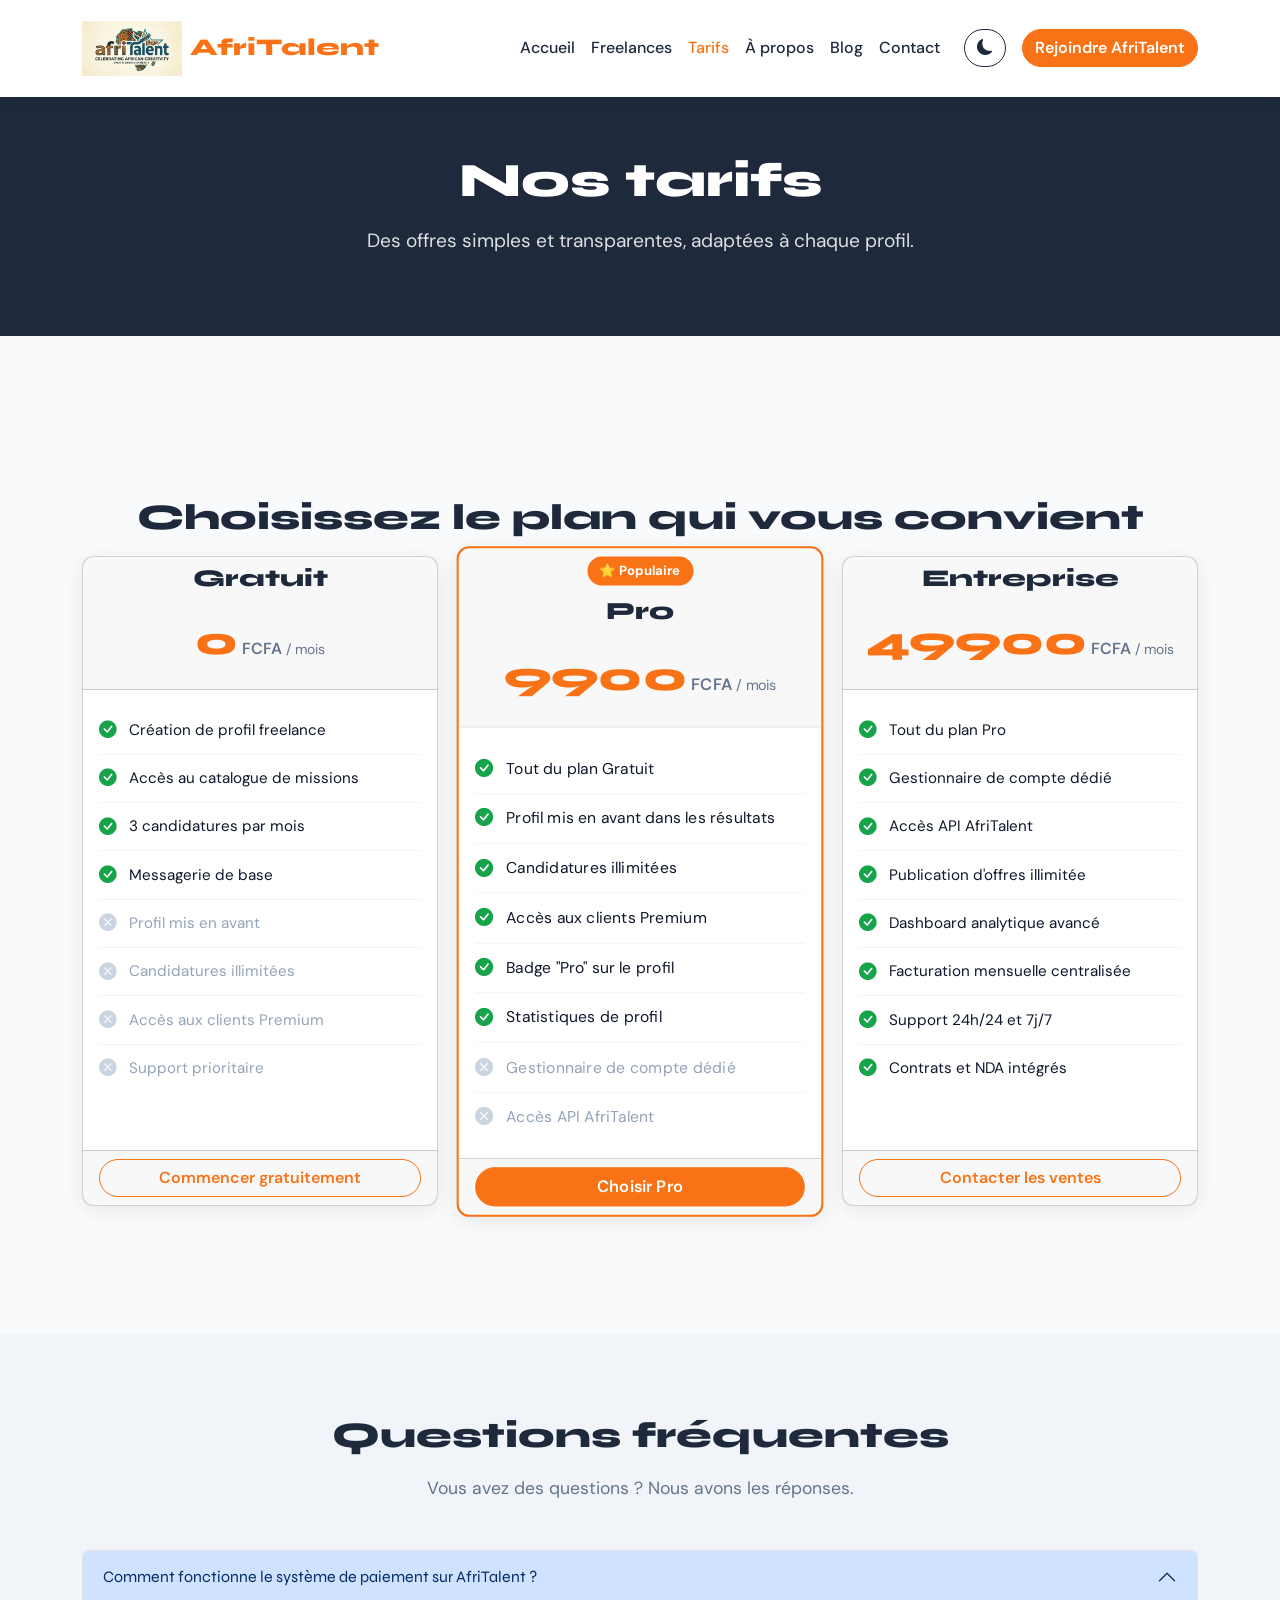
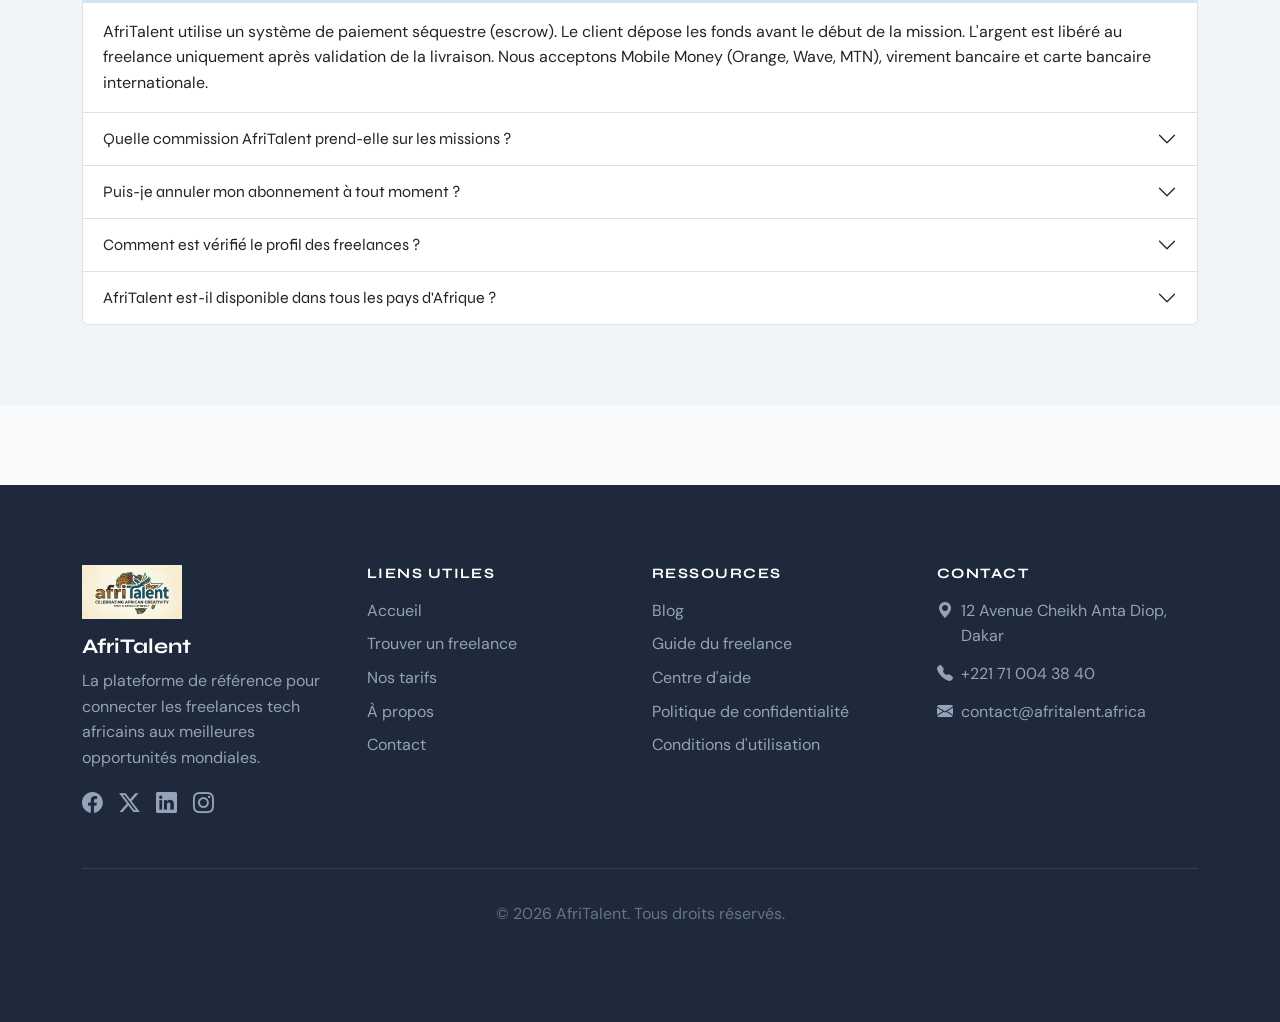
<file: tarifs.html>
<!doctype html>
<html lang="fr">
  <head>
    <meta charset="UTF-8" />
    <meta name="viewport" content="width=device-width, initial-scale=1.0" />
    <title>AfriTalent — Tarifs</title>
    <!-- Google Fonts : import des polices utilisées pour titres et texte -->
    <link
      href="https://fonts.googleapis.com/css2?family=Syne:wght@400;700;800&family=Inter:wght@400;500;600&display=swap"
      rel="stylesheet"
    />
    <!-- Bootstrap Icons : ensemble d'icônes vectorielles pour les listes et boutons -->
    <link
      href="https://cdn.jsdelivr.net/npm/bootstrap-icons@1.11.3/font/bootstrap-icons.min.css"
      rel="stylesheet"
    />
    <!-- Bootstrap 5 via CDN : styles de base et classes utilitaires Bootstrap -->
    <link
      href="https://cdn.jsdelivr.net/npm/bootstrap@5.3.0/dist/css/bootstrap.min.css"
      rel="stylesheet"
    />
    <!-- Feuille de style personnalisée pour les styles spécifiques AfriTalent -->
    <link rel="stylesheet" href="css/style.css" />
  </head>
  <body>
    <!-- ===================== NAVBAR ===================== -->
    <!-- Barre de navigation fixe en haut, avec lien vers les pages principales et actions utilisateur -->
    <header>
      <nav class="navbar navbar-expand-lg fixed-top" id="navbar">
        <div class="container">
          <a class="navbar-brand" href="index.html">
            <img
              id="logo"
              src="images/Gemini_Generated_Image_jtmrt1jtmrt1jtmr.png"
              alt="Logo AfriTalent"
              height="40"
            />
            AfriTalent
          </a>
          <button
            class="navbar-toggler"
            type="button"
            data-bs-toggle="collapse"
            data-bs-target="#navMenu"
            aria-controls="navMenu"
            aria-expanded="false"
            aria-label="Ouvrir le menu de navigation"
          >
            <span class="navbar-toggler-icon"></span>
          </button>
          <div class="collapse navbar-collapse" id="navMenu">
            <ul class="navbar-nav ms-auto">
              <li class="nav-item">
                <a class="nav-link" href="index.html">Accueil</a>
              </li>
              <li class="nav-item">
                <a class="nav-link" href="freelances.html">Freelances</a>
              </li>
              <li class="nav-item">
                <a
                  class="nav-link active"
                  aria-current="page"
                  href="tarifs.html"
                  >Tarifs</a
                >
              </li>
              <li class="nav-item">
                <a class="nav-link" href="about.html">À propos</a>
              </li>
              <li class="nav-item">
                <a class="nav-link" href="blog.html">Blog</a>
              </li>
              <li class="nav-item">
                <a class="nav-link" href="contact.html">Contact</a>
              </li>
            </ul>
            <!-- Bouton de bascule mode sombre, géré par le script principal -->
            <button
              class="btn btn-outline-secondary ms-3"
              id="darkModeToggle"
              aria-label="Activer le mode sombre"
            >
              <i class="bi bi-moon-fill"></i>
            </button>
            <!-- Bouton d'appel à l'action pour rejoindre la plateforme -->
            <a href="freelances.html" class="btn btn-primary ms-3"
              >Rejoindre AfriTalent</a
            >
          </div>
        </div>
      </nav>
    </header>

    <main>
      <!-- ===================== EN-TÊTE DE PAGE ===================== -->
      <!-- animate-section : JS commit 7 animera cette section au scroll -->
      <!-- Section de titre principale pour la page de tarifs -->
      <section class="page-header animate-section">
        <div class="container text-center">
          <h1>Nos tarifs</h1>
          <p>Des offres simples et transparentes, adaptées à chaque profil.</p>
        </div>
      </section>

      <!-- ===================== PLANS TARIFAIRES ===================== -->
      <!-- 
      Section des trois plans tarifaires proposés par AfriTalent
      - animate-section: JS commit 7 animera cette section au scroll
      - row g-4 align-items-stretch: Grille responsive avec hauteur égale pour tous les plans
      - justify-content-center: Centre les cartes si la résolution est très large
    -->
      <section class="pricing-section animate-section">
        <div class="container">
          <!-- Titre de la section -->
          <h2 class="section-title text-center">
            Choisissez le plan qui vous convient
          </h2>

          <!-- 
          Grille des plans tarifaires
          - col-lg-4 col-md-6: 3 colonnes sur desktop, 2 sur tablette, 1 sur mobile
          - align-items-stretch: Tous les plans ont la même hauteur
        -->
          <div class="row g-4 justify-content-center align-items-stretch">
            <!-- ===== PLAN 1: GRATUIT ===== -->
            <!-- Carte tarifaire pour l'offre gratuite avec fonctionnalités de base -->
            <div class="col-lg-4 col-md-6">
              <article class="pricing-card card h-100">
                <!-- En-tête du plan: nom et prix -->
                <div class="card-header text-center">
                  <!-- Nom du plan - h3 pour la sémantique -->
                  <h3 class="plan-name">Gratuit</h3>
                  <!-- Affichage du prix de manière structurée -->
                  <div class="plan-price">
                    <span class="price">0</span>
                    <span class="currency">FCFA</span>
                    <span class="period">/ mois</span>
                  </div>
                </div>

                <!-- Corps du plan: liste des fonctionnalités -->
                <div class="card-body">
                  <!-- 
                  Liste des fonctionnalités avec classes feature-ok/feature-no
                  - feature-ok: Fonctionnalité incluse (icône checkmark)
                  - feature-no: Fonctionnalité non incluse (icône X)
                -->
                  <ul class="plan-features">
                    <li class="feature-ok">
                      <i class="bi bi-check-circle-fill" aria-hidden="true"></i>
                      Création de profil freelance
                    </li>
                    <li class="feature-ok">
                      <i class="bi bi-check-circle-fill" aria-hidden="true"></i>
                      Accès au catalogue de missions
                    </li>
                    <li class="feature-ok">
                      <i class="bi bi-check-circle-fill" aria-hidden="true"></i>
                      3 candidatures par mois
                    </li>
                    <li class="feature-ok">
                      <i class="bi bi-check-circle-fill" aria-hidden="true"></i>
                      Messagerie de base
                    </li>
                    <li class="feature-no">
                      <i class="bi bi-x-circle-fill" aria-hidden="true"></i>
                      Profil mis en avant
                    </li>
                    <li class="feature-no">
                      <i class="bi bi-x-circle-fill" aria-hidden="true"></i>
                      Candidatures illimitées
                    </li>
                    <li class="feature-no">
                      <i class="bi bi-x-circle-fill" aria-hidden="true"></i>
                      Accès aux clients Premium
                    </li>
                    <li class="feature-no">
                      <i class="bi bi-x-circle-fill" aria-hidden="true"></i>
                      Support prioritaire
                    </li>
                  </ul>
                </div>

                <!-- Pied du plan: bouton d'action -->
                <div class="card-footer text-center">
                  <a href="contact.html" class="btn btn-outline-primary w-100"
                    >Commencer gratuitement</a
                  >
                </div>
              </article>
            </div>

            <!-- ===== PLAN 2: PRO (RECOMMANDÉ) ===== -->
            <!-- Carte tarifaire du plan Pro - mise en avant comme option la plus populaire -->
            <div class="col-lg-4 col-md-6">
              <!-- 
              pricing-popular: Classe spéciale pour mettre en avant ce plan
              Visuellement plus grand ou avec une couleur de fond différente
            -->
              <article class="pricing-card pricing-popular card h-100">
                <div class="card-header text-center">
                  <!-- Badge populaire pour indiquer que c'est le plan recommandé -->
                  <span class="badge-popular">⭐ Populaire</span>
                  <!-- Nom du plan -->
                  <h3 class="plan-name">Pro</h3>
                  <!-- Prix du plan -->
                  <div class="plan-price">
                    <span class="price">9900</span>
                    <span class="currency">FCFA</span>
                    <span class="period">/ mois</span>
                  </div>
                </div>

                <div class="card-body">
                  <ul class="plan-features">
                    <li class="feature-ok">
                      <i class="bi bi-check-circle-fill" aria-hidden="true"></i>
                      Tout du plan Gratuit
                    </li>
                    <li class="feature-ok">
                      <i class="bi bi-check-circle-fill" aria-hidden="true"></i>
                      Profil mis en avant dans les résultats
                    </li>
                    <li class="feature-ok">
                      <i class="bi bi-check-circle-fill" aria-hidden="true"></i>
                      Candidatures illimitées
                    </li>
                    <li class="feature-ok">
                      <i class="bi bi-check-circle-fill" aria-hidden="true"></i>
                      Accès aux clients Premium
                    </li>
                    <li class="feature-ok">
                      <i class="bi bi-check-circle-fill" aria-hidden="true"></i>
                      Badge "Pro" sur le profil
                    </li>
                    <li class="feature-ok">
                      <i class="bi bi-check-circle-fill" aria-hidden="true"></i>
                      Statistiques de profil
                    </li>
                    <li class="feature-no">
                      <i class="bi bi-x-circle-fill" aria-hidden="true"></i>
                      Gestionnaire de compte dédié
                    </li>
                    <li class="feature-no">
                      <i class="bi bi-x-circle-fill" aria-hidden="true"></i>
                      Accès API AfriTalent
                    </li>
                  </ul>
                </div>

                <div class="card-footer text-center">
                  <!-- Bouton CTA primary pour le plan recommandé -->
                  <a href="contact.html" class="btn btn-primary w-100"
                    >Choisir Pro</a
                  >
                </div>
              </article>
            </div>

            <!-- ===== PLAN 3: ENTREPRISE ===== -->
            <!-- Carte tarifaire de l'offre Entreprise avec fonctionnalités avancées -->
            <div class="col-lg-4 col-md-6">
              <article class="pricing-card card h-100">
                <div class="card-header text-center">
                  <!-- Nom du plan -->
                  <h3 class="plan-name">Entreprise</h3>
                  <!-- Prix du plan (le plus haut) -->
                  <div class="plan-price">
                    <span class="price">49900</span>
                    <span class="currency">FCFA</span>
                    <span class="period">/ mois</span>
                  </div>
                </div>

                <div class="card-body">
                  <ul class="plan-features">
                    <li class="feature-ok">
                      <i class="bi bi-check-circle-fill" aria-hidden="true"></i>
                      Tout du plan Pro
                    </li>
                    <li class="feature-ok">
                      <i class="bi bi-check-circle-fill" aria-hidden="true"></i>
                      Gestionnaire de compte dédié
                    </li>
                    <li class="feature-ok">
                      <i class="bi bi-check-circle-fill" aria-hidden="true"></i>
                      Accès API AfriTalent
                    </li>
                    <li class="feature-ok">
                      <i class="bi bi-check-circle-fill" aria-hidden="true"></i>
                      Publication d'offres illimitée
                    </li>
                    <li class="feature-ok">
                      <i class="bi bi-check-circle-fill" aria-hidden="true"></i>
                      Dashboard analytique avancé
                    </li>
                    <li class="feature-ok">
                      <i class="bi bi-check-circle-fill" aria-hidden="true"></i>
                      Facturation mensuelle centralisée
                    </li>
                    <li class="feature-ok">
                      <i class="bi bi-check-circle-fill" aria-hidden="true"></i>
                      Support 24h/24 et 7j/7
                    </li>
                    <li class="feature-ok">
                      <i class="bi bi-check-circle-fill" aria-hidden="true"></i>
                      Contrats et NDA intégrés
                    </li>
                  </ul>
                </div>
                <div class="card-footer text-center">
                  <a href="contact.html" class="btn btn-outline-primary w-100"
                    >Contacter les ventes</a
                  >
                </div>
              </article>
            </div>
          </div>
        </div>
      </section>

      <!-- ===================== FAQ EN ACCORDION ===================== -->
      <!-- animate-section : JS commit 7 animera cette section au scroll -->
      <!-- Section FAQ utilisant l'accordéon Bootstrap pour ouvrir/fermer les réponses -->
      <section class="faq-section animate-section mt-5">
        <div class="container">
          <h2 class="section-title text-center">Questions fréquentes</h2>
          <p class="section-subtitle text-center">
            Vous avez des questions ? Nous avons les réponses.
          </p>

          <!-- Accordion Bootstrap -->
          <div class="accordion" id="faqAccordion">
            <!-- Question 1 -->
            <div class="accordion-item">
              <h3 class="accordion-header" id="faq1-header">
                <button
                  class="accordion-button"
                  type="button"
                  data-bs-toggle="collapse"
                  data-bs-target="#faq1"
                  aria-expanded="true"
                  aria-controls="faq1"
                >
                  Comment fonctionne le système de paiement sur AfriTalent ?
                </button>
              </h3>
              <div
                id="faq1"
                class="accordion-collapse collapse show"
                role="region"
                aria-labelledby="faq1-header"
                data-bs-parent="#faqAccordion"
              >
                <div class="accordion-body">
                  AfriTalent utilise un système de paiement séquestre (escrow).
                  Le client dépose les fonds avant le début de la mission.
                  L'argent est libéré au freelance uniquement après validation
                  de la livraison. Nous acceptons Mobile Money (Orange, Wave,
                  MTN), virement bancaire et carte bancaire internationale.
                </div>
              </div>
            </div>

            <!-- Question 2 -->
            <div class="accordion-item">
              <h3 class="accordion-header" id="faq2-header">
                <button
                  class="accordion-button collapsed"
                  type="button"
                  data-bs-toggle="collapse"
                  data-bs-target="#faq2"
                  aria-expanded="false"
                  aria-controls="faq2"
                >
                  Quelle commission AfriTalent prend-elle sur les missions ?
                </button>
              </h3>
              <div
                id="faq2"
                role="region"
                class="accordion-collapse collapse"
                aria-labelledby="faq2-header"
                data-bs-parent="#faqAccordion"
              >
                <div class="accordion-body">
                  AfriTalent prélève une commission de 10% sur chaque mission
                  réalisée, côté client. Les freelances reçoivent 100% du
                  montant négocié. Pour les plans Pro et Entreprise, des
                  avantages supplémentaires s'appliquent sur les frais de
                  transaction.
                </div>
              </div>
            </div>

            <!-- Question 3 -->
            <div class="accordion-item">
              <h3 class="accordion-header" id="faq3-header">
                <button
                  class="accordion-button collapsed"
                  type="button"
                  data-bs-toggle="collapse"
                  data-bs-target="#faq3"
                  aria-expanded="false"
                  aria-controls="faq3"
                >
                  Puis-je annuler mon abonnement à tout moment ?
                </button>
              </h3>
              <div
                id="faq3"
                role="region"
                class="accordion-collapse collapse"
                aria-labelledby="faq3-header"
                data-bs-parent="#faqAccordion"
              >
                <div class="accordion-body">
                  Oui, vous pouvez annuler votre abonnement Pro ou Entreprise à
                  tout moment depuis votre espace personnel. L'abonnement reste
                  actif jusqu'à la fin de la période déjà payée. Aucun
                  remboursement partiel n'est effectué pour les jours non
                  utilisés.
                </div>
              </div>
            </div>

            <!-- Question 4 -->
            <div class="accordion-item">
              <h3 class="accordion-header" id="faq4-header">
                <button
                  class="accordion-button collapsed"
                  type="button"
                  data-bs-toggle="collapse"
                  data-bs-target="#faq4"
                  aria-expanded="false"
                  aria-controls="faq4"
                >
                  Comment est vérifié le profil des freelances ?
                </button>
              </h3>
              <div
                id="faq4"
                role="region"
                class="accordion-collapse collapse"
                aria-labelledby="faq4-header"
                data-bs-parent="#faqAccordion"
              >
                <div class="accordion-body">
                  Chaque freelance passe par un processus de vérification en 3
                  étapes : vérification d'identité (pièce officielle),
                  vérification des compétences (test technique ou portfolio
                  évalué), et vérification des références (contact des anciens
                  clients si disponibles). Les profils vérifiés affichent un
                  badge bleu.
                </div>
              </div>
            </div>

            <!-- Question 5 -->
            <div class="accordion-item">
              <h3 class="accordion-header" id="faq5-header">
                <button
                  class="accordion-button collapsed"
                  type="button"
                  data-bs-toggle="collapse"
                  data-bs-target="#faq5"
                  aria-expanded="false"
                  aria-controls="faq5"
                >
                  AfriTalent est-il disponible dans tous les pays d'Afrique ?
                </button>
              </h3>
              <div
                id="faq5"
                role="region"
                class="accordion-collapse collapse"
                aria-labelledby="faq5-header"
                data-bs-parent="#faqAccordion"
              >
                <div class="accordion-body">
                  AfriTalent est actuellement disponible dans 18 pays d'Afrique
                  subsaharienne et du Maghreb, dont le Sénégal, la Côte
                  d'Ivoire, le Ghana, le Nigeria, le Maroc, la Tunisie et le
                  Kenya. Nous étendons notre présence progressivement. Consultez
                  notre page À propos pour la liste complète des pays couverts.
                </div>
              </div>
            </div>
          </div>
        </div>
      </section>
    </main>

    <!-- ===================== FOOTER ===================== -->
    <!-- Pied de page du site : marque, liens et contact -->
    <footer class="site-footer">
      <div class="container">
        <div class="row g-4">
          <div class="col-lg-3 col-md-6">
            <img
              id="footer-logo"
              src="images/Gemini_Generated_Image_jtmrt1jtmrt1jtmr.png"
              alt="Logo AfriTalent"
              height="35"
              class="mb-3"
            />
            <h3 class="footer-brand">AfriTalent</h3>
            <p>
              La plateforme de référence pour connecter les freelances tech
              africains aux meilleures opportunités mondiales.
            </p>
            <div class="social-links">
              <a href="#" aria-label="Facebook AfriTalent"
                ><i class="bi bi-facebook" aria-hidden="true"></i
              ></a>
              <a href="#" aria-label="Twitter AfriTalent"
                ><i class="bi bi-twitter-x" aria-hidden="true"></i
              ></a>
              <a href="#" aria-label="LinkedIn AfriTalent"
                ><i class="bi bi-linkedin" aria-hidden="true"></i
              ></a>
              <a href="#" aria-label="Instagram AfriTalent"
                ><i class="bi bi-instagram" aria-hidden="true"></i
              ></a>
            </div>
          </div>
          <div class="col-lg-3 col-md-6">
            <h4 class="footer-title">Liens utiles</h4>
            <ul class="footer-links">
              <li><a href="index.html">Accueil</a></li>
              <li><a href="freelances.html">Trouver un freelance</a></li>
              <li><a href="tarifs.html">Nos tarifs</a></li>
              <li><a href="about.html">À propos</a></li>
              <li><a href="contact.html">Contact</a></li>
            </ul>
          </div>
          <div class="col-lg-3 col-md-6">
            <h4 class="footer-title">Ressources</h4>
            <ul class="footer-links">
              <li><a href="#">Blog</a></li>
              <li><a href="#">Guide du freelance</a></li>
              <li><a href="#">Centre d'aide</a></li>
              <li><a href="#">Politique de confidentialité</a></li>
              <li><a href="#">Conditions d'utilisation</a></li>
            </ul>
          </div>
          <div class="col-lg-3 col-md-6">
            <h4 class="footer-title">Contact</h4>
            <ul class="footer-contact">
              <li>
                <i class="bi bi-geo-alt-fill" aria-hidden="true"></i> 12 Avenue
                Cheikh Anta Diop, Dakar
              </li>
              <li>
                <i class="bi bi-telephone-fill" aria-hidden="true"></i> +221 71
                004 38 40
              </li>
              <li>
                <i class="bi bi-envelope-fill" aria-hidden="true"></i>
                contact@afritalent.africa
              </li>
            </ul>
          </div>
        </div>
        <div class="footer-bottom text-center">
          <p>
            &copy; <span id="currentYear"></span> AfriTalent. Tous droits
            réservés.
          </p>
        </div>
      </div>
    </footer>

    <!-- Bouton fixe en bas à droite qui remonte l'utilisateur en haut de la page -->
    <button id="backToTop" aria-label="Retour en haut de page">
      <i class="bi bi-arrow-up" aria-hidden="true"></i>
    </button>

    <!-- Scripts : Bootstrap pour le composant accordéon, puis logique JavaScript commune au site -->
    <script src="https://cdn.jsdelivr.net/npm/bootstrap@5.3.0/dist/js/bootstrap.bundle.min.js"></script>
    <script src="js/main.js"></script>
  </body>
</html>
</file>
<file: css/style.css>
/* ============================================================
   AFRITALENT — STYLE.CSS
   Commit 3 : Variables, typographie, layout général, styles de base
   ============================================================ */

/* ============================================================
   IMPORTATION DES GOOGLE FONTS
   ============================================================ */

/*
   @import url(...)
   → charge les polices depuis les serveurs Google Fonts.

   Syne : police expressive pour les titres.
   Poids chargés : 400 (normal), 600 (semi-gras), 700 (gras), 800 (extra-gras).

   DM Sans : police moderne et lisible pour le corps du texte.
   ital : version italique aussi chargée.
   opsz : optical size, adapte la police selon sa taille d'affichage.
   Poids : 300 (léger), 400 (normal), 500 (medium).

   display=swap : affiche d'abord une police système pendant le chargement
   de Syne et DM Sans, évite le texte invisible (FOIT - Flash of Invisible Text).
*/
@import url("https://fonts.googleapis.com/css2?family=Syne:wght@400;600;700;800&family=DM+Sans:ital,opsz,wght@0,9..40,300;0,9..40,400;0,9..40,500;1,9..40,300&display=swap");

/* ============================================================
   VARIABLES CSS — DÉFINIES DANS :root
   ============================================================ */

/*
   :root cible l'élément racine du document HTML (la balise <html>).
   Les variables définies ici sont accessibles sur TOUTE la page
   via la fonction var(--nom-variable).

   Avantage : changer une couleur ici la change partout sur le site.
   C'est pourquoi le sujet demande au minimum 6 variables.
*/
:root {
  /* --- COULEURS (palette de 5 couleurs maximum) --- */

  /* Variable 1 — Couleur principale de la marque AfriTalent (orange) */
  --color-primary: #f97316;

  /* Variable 2 — Couleur secondaire (bleu très foncé, pour titres et fonds sombres) */
  --color-secondary: #1e293b;

  /* Variable 3 — Couleur de fond générale de la page (blanc cassé, doux pour les yeux) */
  --color-background: #f8fafc;

  /* Variable 4 — Couleur du texte courant (quasi-noir, meilleure lisibilité que noir pur) */
  --color-text: #0f172a;

  /* Variable 5 — Couleur d'accent (orange foncé, pour les survols et états actifs) */
  --color-accent: #ea6a0a;

  /* --- POLICES --- */

  /* Variable 6 — Police des titres : Syne, importée depuis Google Fonts ci-dessus */
  --font-heading: "Syne", sans-serif;

  /* Variable 7 — Police du corps du texte : DM Sans, importée depuis Google Fonts ci-dessus */
  --font-body: "DM Sans", sans-serif;

  /* --- ESPACEMENTS --- */

  /* Variable 8 — Espacement vertical entre les grandes sections de la page */
  --spacing-section: 80px;

  /* Variable 9 — Padding interne des cartes et blocs de contenu */
  --spacing-card: 24px;

  /* --- EFFETS --- */

  /* Variable 10 — Ombre portée standard pour les cartes */
  --shadow-card: 0 4px 20px rgba(0, 0, 0, 0.08);

  /* Variable 11 — Ombre portée au survol des cartes */
  --shadow-hover: 0 8px 30px rgba(249, 115, 22, 0.15);

  /* Variable 12 — Rayon d'arrondi standard pour les cartes */
  --border-radius: 12px;
}

/* ============================================================
   RESET CSS ET STYLES DE BASE
   Marges, paddings, body
   ============================================================ */

/*
   *, *::before, *::after cible TOUS les éléments HTML
   ainsi que leurs pseudo-éléments ::before et ::after.

   box-sizing: border-box
   → le padding et la bordure sont INCLUS dans la largeur/hauteur.
   Sans ça, le padding s'AJOUTE à la largeur déclarée et provoque
   des débordements inattendus.

   margin: 0; padding: 0
   → supprime les marges et paddings par défaut du navigateur.
   Chrome, Firefox et Safari ont des valeurs par défaut différentes,
   ce reset les uniformise.
*/
*,
*::before,
*::after {
  box-sizing: border-box;
  margin: 0;
  padding: 0;
}

/*
   scroll-behavior: smooth
   → active le défilement animé et fluide quand on clique sur
   un lien ancre comme <a href="#contact">.
   Sans ça, le saut vers la section serait instantané et brutal.
*/
html {
  scroll-behavior: smooth;
}

/*
   Styles appliqués à l'ensemble du document via le <body> :

   font-family: var(--font-body)
   → applique DM Sans à tout le texte du site via la variable.

   color: var(--color-text)
   → couleur de texte par défaut (quasi-noir).

   background-color: var(--color-background)
   → fond blanc cassé pour toute la page.

   line-height: 1.6
   → hauteur de ligne = 1.6 × la taille de la police.
   Valeur recommandée pour une bonne lisibilité (entre 1.5 et 1.7).

   padding-top: 72px
   → compense la navbar en position fixed.
   Quand la navbar est fixed, elle sort du flux normal du document.
   Le contenu se place donc DERRIÈRE elle et est partiellement caché.
   Ce padding-top pousse le contenu vers le bas d'une hauteur
   égale à celle de la navbar (~72px).
   IMPORTANT : les deux déclarations body sont ici fusionnées en une seule.
*/
body {
  font-family: var(--font-body);
  color: var(--color-text);
  background-color: var(--color-background);
  line-height: 1.6;
  padding-top: 72px;
}

/*
   Styles communs appliqués à tous les titres h1 jusqu'à h6 :

   font-family: var(--font-heading)
   → applique Syne (expressive) à tous les titres.

   font-weight: 700
   → gras (bold). 700 est le poids standard pour les titres.

   color: var(--color-secondary)
   → bleu foncé pour les titres, crée une hiérarchie visuelle
   claire avec le texte courant en quasi-noir.

   line-height: 1.2
   → interligne compacte pour les titres.
   Les grands textes n'ont pas besoin d'autant d'espace.

   margin-bottom: 1rem
   → 16px d'espace sous chaque titre pour le séparer du contenu.
*/
h1,
h2,
h3,
h4,
h5,
h6 {
  font-family: var(--font-heading);
  font-weight: 700;
  color: var(--color-secondary);
  line-height: 1.2;
  margin-bottom: 1rem;
}

/*
   margin-bottom: 1rem
   → 16px d'espace sous chaque paragraphe
   pour bien séparer les blocs de texte.
*/
p {
  margin-bottom: 1rem;
}

/*
   color: var(--color-primary)
   → les liens <a> sont affichés en orange (couleur de marque).

   text-decoration: none
   → supprime le soulignement par défaut du navigateur.
*/
a {
  color: var(--color-primary);
  text-decoration: none;
}

/*
   text-decoration: underline
   → ajoute un soulignement au survol pour signaler
   que l'élément est cliquable.

   color: var(--color-accent)
   → orange foncé au survol pour donner un retour visuel.
*/
a:hover {
  color: var(--color-accent);
  text-decoration: underline;
}

/*
   max-width: 100%
   → l'image ne dépasse jamais la largeur de son conteneur.
   Règle de base du responsive design pour les images.

   height: auto
   → conserve les proportions naturelles de l'image.

   display: block
   → supprime le petit espace blanc qui apparaît sous les images.
   Par défaut les images sont inline (display: inline),
   ce qui laisse un espace correspondant à la ligne de base du texte.
    En les passant en block, on élimine cet espace et les images
    s'alignent parfaitement avec les autres éléments
      sans créer de décalage vertical.

 
*/
/*
   max-width: 100% → l'image ne dépasse jamais la largeur de son conteneur.
   height: auto → conserve les proportions naturelles.
   display: block → supprime l'espace blanc sous les images inline.
*/
img {
  max-width: 100%;
  height: auto;
  display: block;
  object-fit: cover;
}
/* .freelance-avatar — avatar rond utilisé dans la page freelances.html */
.freelance-avatar {
  width: 150px;
  height: 150px;
  border-radius: 50%;
  object-fit: cover;
  object-position: center top;
  flex-shrink: 0; /* Empêche les images de rétrécir dans les conteneurs flex */
}
/* #logo — logo principal dans la navbar. On limite la largeur pour conserver un affichage propre. */
#logo {
  max-width: 100px;
  height: auto;
  display: block;
  object-fit: cover;
}

/* #footer-logo — logo réduit dans le pied de page. */
#footer-logo {
  max-width: 100px;
  height: auto;
  display: block;
  object-fit: cover;
} /* ============================================================
   BOUTONS DE FILTRAGE DES CATÉGORIES
   Utilisés sur la page freelances.html pour filtrer par compétence
   ============================================================ */

/*
   .filter-btn — style de base des boutons de filtrage des catégories.
   
   Chaque bouton représente une catégorie de freelances :
   "Tous", "Développement Web", "Design", etc.
   
   Propriétés :
   - background-color: #f5f5f5 → fond gris clair par défaut
   - color: var(--color-secondary) → texte bleu foncé
   - border: none → supprime la bordure par défaut
   - border-radius: 50px → forme "pilule" arrondie et moderne
   - padding: 0.5rem 1.5rem → zone cliquable confortable
   - font-weight: 600 → semi-gras pour la lisibilité
   - transition: all 0.3s ease → animation fluide lors du changement d'état
*/

.filter-btn {
  background-color: #f5f5f5;
  color: var(--color-secondary);
  border: none;
  border-radius: 50px;
  padding: 0.5rem 1.5rem;
  font-weight: 600; /* Semi-gras pour la lisibilité des boutons */
  transition: all 0.3s ease; /* Animation fluide pour les changements de style */
  cursor: pointer; /* Curseur main pour indiquer cliquabilité */
}

/*
   .filter-btn.active — état actif du bouton quand le filtre est appliqué.
   
   Quand l'utilisateur clique sur un bouton de filtre, JavaScript exécute :
   - .forEach() sur chaque bouton pour enlever la classe 'active'
   - Puis ajoute 'active' au bouton cliqué
   
   Propriétés :
   - background-color: var(--color-primary) → fond orange de marque
   - color: #ffffff → texte blanc (bon contraste sur orange)
   - L'effet visuel indique clairement quel filtre est appliqué actuellement
*/
.filter-btn.active {
  background-color: var(--color-primary);
  color: #ffffff;
  border: none;
  border-radius: 50px;
  padding: 0.5rem 1.5rem;
  font-weight: 600;
  transition: all 0.3s ease;
}

/*
   Au survol d'un bouton : léger changement pour indiquer l'interactivité
*/
.filter-btn:hover {
  transform: translateY(-2px);
  box-shadow: 0 4px 12px rgba(0, 0, 0, 0.1);
}

/*
   ul (listes non ordonnées) — suppression du style par défaut.

   list-style: none
   → supprime les puces (•) appliquées par défaut par le navigateur.
   Cela nous permet de styliser nos propres listes (footer, plans, etc.)
   sans les puces par défaut.
*/
ul {
  list-style: none;
}
/* ============================================================
   IMAGE DE LA CARTE DE BLOG
   ============================================================ */
.card-img-top {
  width: 100%;
  height: 300px;
  object-fit: cover;
}
/* ============================================================
   NAVBAR STYLISÉE
   Logo visible, liens alignés
   ============================================================ */

/*
   On surcharge ici les styles Bootstrap de la barre de navigation.

   background-color: #ffffff
   → fond blanc pour la navbar.

   box-shadow
   → ombre légère sous la navbar pour la détacher visuellement
   du contenu en dessous.
   Format : offset-x | offset-y | flou | couleur.
   rgba(0,0,0,0.08) = noir à 8% d'opacité, très subtil.

   padding: 1rem 0
   → 16px en haut et en bas de la navbar.
   0 à gauche/droite (le .container Bootstrap gère les marges latérales).

   transition: all 0.3s ease
   → prépare la navbar à changer de style au scroll (commit 6 JS).
   L'animation sera déclenchée par JavaScript qui ajoutera une classe.
*/
.navbar {
  background-color: #ffffff;
  box-shadow: 0 2px 10px rgba(0, 0, 0, 0.08);
  padding: 1rem 0;
  transition: all 0.3s ease;
}

/*
   .navbar-brand — lien contenant le logo + texte "AfriTalent".

   font-family: var(--font-heading)
   → Syne pour le nom de la marque.

   font-size: 1.5rem
   → 24px, plus grand que le texte normal.

   font-weight: 800
   → poids maximum de Syne, très impactant.

   color: var(--color-primary)
   → orange de marque.

   display: flex + align-items: center + gap: 0.5rem
   → aligne horizontalement l'image du logo et le texte "AfriTalent".
   Sans flex, l'image et le texte pourraient se désaligner.
*/
.navbar-brand {
  font-family: var(--font-heading);
  font-size: 1.5rem;
  font-weight: 800;
  color: var(--color-primary) !important;
  display: flex;
  align-items: center;
  gap: 0.5rem;
}

/*
   !important : force la couleur orange même quand Bootstrap essaie
   de la surcharger sur certains thèmes de navbar.
*/
.navbar-brand:hover {
  color: var(--color-accent) !important;
  text-decoration: none;
}

/*
   .navbar-nav .nav-link — les liens de navigation dans la navbar.

   color: var(--color-secondary)
   → bleu foncé pour les liens.

   font-weight: 500
   → semi-gras. Plus lisible que 400, moins agressif que 700.

   padding: 0.5rem 1rem
   → zone cliquable confortable autour de chaque lien.

   transition: color 0.3s ease
   → anime le changement de couleur au survol en 300ms.
*/
.navbar-nav .nav-link {
  color: var(--color-secondary) !important;
  font-weight: 500;
  padding: 0.5rem 1rem;
  transition: color 0.3s ease;
}

/*
   Au survol et sur le lien actif :
   → orange via --color-primary.
*/
.navbar-nav .nav-link:hover,
.navbar-nav .nav-link.active {
  color: var(--color-primary) !important;
}

/* ============================================================
   SURCHARGE DES BOUTONS BOOTSTRAP
   ============================================================ */

/*
   Bootstrap colore .btn-primary en BLEU (#0d6efd) par défaut.
   On surcharge ici pour utiliser notre orange de marque.

   background-color: var(--color-primary)
   → fond orange via la variable.

   border-color: var(--color-primary)
   → bordure orange (Bootstrap ajoute une bordure aux boutons).

   color: #ffffff
   → texte blanc sur fond orange (contraste accessible).

   font-weight: 600
   → semi-gras pour la lisibilité des boutons.

   border-radius: 50px
   → forme "pilule" arrondie.

   transition
   → anime les changements visuels au survol.
*/
.btn-primary {
  background-color: var(--color-primary) !important;
  border-color: var(--color-primary) !important;
  color: #ffffff !important;
  font-weight: 600;
  border-radius: 50px;
  transition:
    background-color 0.3s ease,
    transform 0.2s ease;
}

/*
   Au survol du bouton principal :
   → orange foncé via --color-accent.
   → légère élévation avec transform: translateY(-2px)
   qui donne l'impression que le bouton "monte" légèrement.
*/
.btn-primary:hover {
  background-color: var(--color-accent) !important;
  border-color: var(--color-accent) !important;
  color: #ffffff !important;
  transform: translateY(-2px);
}

/*
   .btn-outline-primary — bouton transparent avec bordure orange.
   Utilisé comme bouton secondaire (ex: "Je cherche un Freelance").

   color: var(--color-primary)
   → texte orange.

   border-color: var(--color-primary)
   → bordure orange.

   background-color: transparent
   → fond transparent.
*/
.btn-outline-primary {
  color: var(--color-primary) !important;
  border-color: var(--color-primary) !important;
  background-color: transparent !important;
  font-weight: 600;
  border-radius: 50px;
  transition: all 0.3s ease;
}

/*
   Au survol : fond orange, texte blanc (inversion des couleurs).
*/
.btn-outline-primary:hover {
  background-color: var(--color-primary) !important;
  color: #ffffff !important;
  transform: translateY(-2px);
}

/*
   .btn-outline-secondary — bouton du dark mode dans la navbar.

   Même principe mais avec la couleur secondaire (bleu foncé).
*/
.btn-outline-secondary {
  color: var(--color-secondary) !important;
  border-color: var(--color-secondary) !important;
  background-color: transparent !important;
  border-radius: 50px;
  transition: all 0.3s ease;
}

.btn-outline-secondary:hover {
  background-color: var(--color-secondary) !important;
  color: #ffffff !important;
}

/* ============================================================
   TITRES DE SECTIONS RÉUTILISABLES
   Classes .section-title et .section-subtitle
   utilisées sur TOUTES les pages du site
   ============================================================ */

/*
   .section-title — titre principal de chaque section.

   font-size: 2.25rem
   → 36px, bien visible et hiérarchisé sous le H1 de la page.

   font-weight: 800
   → très gras pour l'impact visuel.

   color: var(--color-secondary)
   → bleu foncé via la variable.

   margin-bottom: 1rem
   → espace sous le titre avant le sous-titre ou le contenu.
*/
.section-title {
  font-size: 2.25rem;
  font-weight: 800;
  color: var(--color-secondary);
  margin-bottom: 1rem;
}

/*
   .section-subtitle — description courte sous le titre de section.

   font-size: 1.1rem
   → légèrement plus grand que le texte normal pour la lisibilité.

   color: #64748b
   → gris moyen, discret par rapport au titre principal.

   max-width: 600px
   → limite la largeur du texte pour éviter des lignes trop longues.
   Les textes très larges sont difficiles à lire.

   margin: 0 auto 3rem
   → 0 en haut, auto à gauche/droite (centrage horizontal),
   3rem (48px) en bas pour espacer du contenu suivant.
*/
.section-subtitle {
  font-size: 1.1rem;
  color: #64748b;
  max-width: 600px;
  margin: 0 auto 3rem;
}

/* ============================================================
   EN-TÊTE DE PAGE (page-header)
   Section de titre présente sur toutes les pages secondaires :
   freelances, tarifs, about, contact, blog
   ============================================================ */

/*
   .page-header — section d'en-tête des pages secondaires.

   background-color: var(--color-secondary)
   → fond bleu foncé qui contraste avec le reste de la page.

   color: #ffffff
   → texte blanc sur fond foncé.

   padding: var(--spacing-section) 0
   → 80px de padding en haut et en bas via la variable.

   text-align: center
   → tout le contenu centré.

   margin-bottom: var(--spacing-section)
   → 80px d'espace sous l'en-tête avant la première section.
*/
.page-header {
  background-color: var(--color-secondary);
  color: #ffffff;
  padding: var(--spacing-section) 0;
  text-align: center;
  margin-bottom: var(--spacing-section);
}

/*
   Dans .page-header, les titres H1 héritent du blanc du parent.
   On doit le redéfinir explicitement car la règle globale h1-h6
   met les titres en --color-secondary (bleu foncé).
   Sur fond foncé, on veut du blanc.

   font-size: 3rem → 48px, titre de page bien imposant.
*/
.page-header h1 {
  color: #ffffff;
  font-size: 3rem;
  font-weight: 800;
  margin-bottom: 1rem;
}

/*
   Même logique : le paragraphe sous le H1 doit être blanc
   mais légèrement transparent pour créer une hiérarchie subtile.

   opacity: 0.85
   → blanc légèrement atténué (85% d'opacité).
   Crée une distinction visuelle subtile entre le titre et la description.

   font-size: 1.2rem → légèrement plus grand que le corps normal.
   margin-bottom: 0 → pas d'espace en bas (le .page-header gère ça).
*/
.page-header p {
  color: #ffffff;
  opacity: 0.85;
  font-size: 1.2rem;
  margin-bottom: 0;
}

/* ============================================================
   FOOTER — STYLES DE BASE
   ============================================================ */

/*
   .site-footer — le pied de page du site.

   background-color: var(--color-secondary)
   → fond bleu foncé, cohérent avec l'en-tête des pages.

   color: #94a3b8
   → gris clair sur fond foncé, lisible sans être agressif.

   padding: var(--spacing-section) 0
   → 80px en haut et en bas.
*/
.site-footer {
  background-color: var(--color-secondary);
  color: #94a3b8;
  padding: var(--spacing-section) 0;
  margin-top: var(--spacing-section);
}

/*
   .footer-brand — nom "AfriTalent" dans le footer.

   color: #ffffff → blanc pour le distinguer du texte gris.
   font-size: 1.3rem → légèrement plus grand.
   font-weight: 700 → gras.
   margin-bottom: 0.5rem → espace sous le nom.
*/
.footer-brand {
  color: #ffffff;
  font-size: 1.3rem;
  font-weight: 700;
  margin-bottom: 0.5rem;
}

/*
   .footer-title — titres des 4 colonnes du footer.

   color: #ffffff → blanc pour les différencier du contenu.
   font-size: 0.9rem → légèrement plus petit.
   font-weight: 700 → gras.
   text-transform: uppercase → tout en majuscules.
   letter-spacing: 0.1em → espace entre les lettres pour la lisibilité
   des textes en majuscules.
   margin-bottom: 1rem → espace sous le titre.
*/
.footer-title {
  color: #ffffff;
  font-size: 0.9rem;
  font-weight: 700;
  text-transform: uppercase;
  letter-spacing: 0.1em;
  margin-bottom: 1rem;
}

/*
   .footer-links — listes de liens dans le footer.

   padding: 0 → supprime le padding par défaut des ul.
   margin: 0 → supprime la marge par défaut des ul.
*/
.footer-links {
  padding: 0;
  margin: 0;
}

/*
   Chaque lien dans le footer.

   margin-bottom: 0.5rem → espace entre chaque lien.
*/
.footer-links li {
  margin-bottom: 0.5rem;
}
/* ============================================================
   LIENS DU FOOTER
   ============================================================ */
.footer-links a {
  color: #94a3b8;
  text-decoration: none;
  transition: color 0.3s ease;
}

/*
   Au survol d'un lien footer → orange via --color-primary.
*/
.footer-links a:hover {
  color: var(--color-primary);
  text-decoration: none;
}

/*
   .footer-contact — liste des informations de contact dans le footer.
*/
.footer-contact {
  padding: 0;
  margin: 0;
}

.footer-contact li {
  color: #94a3b8;
  margin-bottom: 0.75rem;
  display: flex;
  align-items: flex-start;
  gap: 0.5rem;
}

/*
   .social-links — liens des réseaux sociaux.

   display: flex → les icônes en ligne.
   gap: 1rem → espace entre chaque icône.
   margin-top: 1rem → espace au-dessus des icônes.
*/
.social-links {
  display: flex;
  gap: 1rem;
  margin-top: 1rem;
}

.social-links a {
  color: #94a3b8;
  font-size: 1.3rem;
  transition: color 0.3s ease;
}

.social-links a:hover {
  color: var(--color-primary);
  text-decoration: none;
}

/*
   .footer-bottom — ligne de copyright en bas du footer.

   border-top: 1px solid rgba(255,255,255,0.1)
   → ligne de séparation blanche très transparente (10% d'opacité).
   Sépare discrètement le copyright des colonnes.

   margin-top: 3rem → espace au-dessus.
   padding-top: 2rem → espace intérieur au-dessus de la ligne.
   color: #64748b → gris foncé, plus discret que le texte normal.
*/
.footer-bottom {
  border-top: 1px solid rgba(255, 255, 255, 0.1);
  margin-top: 3rem;
  padding-top: 2rem;
  color: #64748b;
}

/* ============================================================
   BOUTON RETOUR EN HAUT
   Apparaîtra via JavaScript au commit 6
   ============================================================ */

/*
   #backToTop — bouton fixe en bas à droite de l'écran.

   position: fixed → reste à la même position même au scroll.
   bottom: 30px; right: 30px → position en bas à droite.
   display: none → caché par défaut, JavaScript l'affichera au scroll.

   background-color: var(--color-primary) → fond orange.
   color: #ffffff → icône blanche.
   border: none → pas de bordure.
   border-radius: 50% → forme parfaitement ronde.
   width: 48px; height: 48px → taille du bouton.

   cursor: pointer → curseur main au survol.
   z-index: 999 → au-dessus du contenu mais sous la navbar (z-index 1000).

   transition → animation fluide pour l'apparition/disparition.
*/
#backToTop {
  position: fixed;
  bottom: 30px;
  right: 30px;
  display: none;
  background-color: var(--color-primary);
  color: #ffffff;
  border: none;
  border-radius: 50%;
  width: 48px;
  height: 48px;
  font-size: 1.2rem;
  cursor: pointer;
  z-index: 999;
  transition:
    background-color 0.3s ease,
    transform 0.2s ease;
  align-items: center;
  justify-content: center;
}

#backToTop:hover {
  background-color: var(--color-accent);
  transform: translateY(-3px);
}

/* ============================================================
   ANIMATIONS SCROLL (préparation pour commit 7)
   ============================================================ */

/*
   .animate-section — classe ajoutée sur toutes les sections
   qui doivent apparaître en fondu au scroll.

   État INITIAL (avant que la section soit visible) :
   opacity: 0 → complètement invisible.
   transform: translateY(30px) → décalée de 30px vers le bas.

   transition → anime le passage de l'état initial à l'état final
   en 0.6 secondes avec une accélération ease.

   Au commit 7, JavaScript utilisera IntersectionObserver pour
   détecter quand la section entre dans le viewport et ajoutera
   la classe "visible" qui déclenchera l'animation.
*/
/*
   CORRECTION COMMIT 6 : opacity:0 retiré pour que les sections
   soient visibles maintenant. JavaScript ajoutera opacity:0 au commit 7
   juste avant de déclencher l'animation IntersectionObserver.
*/
.animate-section {
  transition:
    opacity 0.6s ease,
    transform 0.6s ease;
}
/*
   .animate-section.visible — état FINAL (quand la section est visible).

   opacity: 1 → complètement visible.
   transform: translateY(0) → à sa position normale.

   JavaScript ajoutera la classe "visible" grâce à IntersectionObserver.
*/
.animate-section {
  opacity: 0;
  transform: translateY(30px);
}
.animate-section.visible {
  opacity: 1;
  transform: translateY(0);
}

/*
   .animate-section.visible — état FINAL (quand la section est visible).

   opacity: 1 → complètement visible.
   transform: translateY(0) → à sa position normale.

   JavaScript ajoutera la classe "visible" grâce à IntersectionObserver.
*/
.animate-section.visible {
  opacity: 1;
  transform: translateY(0);
}

/* ============================================================
   ============================================================
   COMMIT 4 : Bento Grid, sections hero et catégories, effets hover
   ============================================================
   ============================================================ */

/* ============================================================
   SECTION HERO
   ============================================================ */

/*
   .hero-section — section principale de la page d'accueil.

   padding: var(--spacing-section) 0 60px
   → 80px en haut (via variable), 60px en bas.
   Le bas est moins grand car les stats viennent juste après.

   overflow: hidden
   → empêche les éléments débordants (image) de créer
   une barre de défilement horizontale.
*/
.hero-section {
  padding: var(--spacing-section) 0 60px;
  overflow: hidden;
}
/*
   .hero-title — H1 principal du hero.

   font-size: clamp(2.5rem, 5vw, 4rem)
   → taille FLUIDE entre 40px et 64px.
   clamp(min, valeur-idéale, max) :
   - min : jamais en dessous de 40px (mobile)
   - 5vw : 5% de la largeur du viewport (responsive)
   - max : jamais au-dessus de 64px (desktop)
   C'est la typographie expressive demandée dans le sujet.

   font-weight: 800 → extra-gras.
   line-height: 1.1 → très compacte pour les grands titres.
   margin-bottom: 1.5rem → espace avant le sous-titre.
*/
.hero-title {
  font-size: clamp(2.3rem, 5vw, 3rem);
  font-weight: 800;
  line-height: 1.1;
  color: var(--color-secondary);
  margin-bottom: 1.5rem;
}
/*
   .hero-title span — partie en orange dans le titre.
   "connecté au monde." s'affiche en orange de marque.
*/
.hero-title span {
  color: var(--color-primary);
}

/*
   .hero-subtitle — H2 sous le titre principal.

   font-weight: 400 → poids normal, contrairement au H2 global (700).
   On surcharge pour que le sous-titre ne soit pas trop agressif.

   color: #64748b → gris moyen, crée une hiérarchie visuelle.
   max-width: 540px → ligne de texte confortable à lire.
   margin-bottom: 2.5rem → espace généreux avant les boutons.
*/
.hero-subtitle {
  font-size: 1.2rem;
  font-weight: 400;
  color: #64748b;
  margin-bottom: 2.5rem;
  max-width: 540px;
}
/*
   .hero-buttons — conteneur des deux boutons CTA.

   display: flex → boutons côte à côte sur desktop.
   flex-wrap: wrap → sur mobile, ils passent à la ligne si besoin.
   gap: 1rem → espace entre les deux boutons.
*/
.hero-buttons {
  display: flex;
  flex-wrap: wrap;
  gap: 0.5rem;
  margin-bottom: 3rem;
}
/*
   .hero-img — illustration côté droit de la disposition asymétrique.

   width: 100% → prend toute la largeur de sa colonne Bootstrap.
   max-width: 500px → plafond sur grand écran.
   margin: 0 auto → centrage si l'image est plus étroite.
   border-radius: var(--border-radius) → coins arrondis.
*/
.hero-img {
  width: 100%;
  max-width: 500px;
  margin: 0 auto;
  border-radius: var(--border-radius);
}
/*
   .stats-row — ligne des 3 statistiques sous le hero.

   margin-top: 3rem → séparation du contenu hero.
   padding-top: 3rem → espace interne au-dessus des chiffres.
   border-top: 1px solid #e2e8f0 → ligne de séparation gris clair
   entre la partie texte/image et les statistiques.
*/
.stats-row {
  margin-top: 3rem;
  padding-top: 3rem;
  border-top: 1px solid #e2e8f0;
}

/*
   .stat-card — carte individuelle d'une statistique.
   padding: var(--spacing-card) → 24px de padding interne.
*/
.stat-card {
  padding: var(--spacing-card);
}
/*
   .stat-number — le chiffre (ex: "2500").

   display: block → chaque élément sur sa propre ligne.
   font-size: clamp(2rem, 4vw, 3rem) → taille fluide.
   font-weight: 800 → extra-gras, très impactant.
   color: var(--color-primary) → orange de marque.
   font-family: var(--font-heading) → police Syne pour l'impact.
   line-height: 1 → sans espace vertical supplémentaire.
   margin-bottom: 0.5rem → petit espace avant le label.
*/
.stat-number {
  display: block;
  font-size: clamp(2rem, 4vw, 3rem);
  font-weight: 800;
  color: var(--color-primary);
  font-family: var(--font-heading);
  line-height: 1;
  margin-bottom: 0.5rem;
}
/*
   .stat-label — libellé sous le chiffre (ex: "Freelances inscrits").

   display: block → sur sa propre ligne.
   font-size: 0.95rem → légèrement plus petit.
   color: #64748b → gris discret.
   font-weight: 500 → semi-gras pour la lisibilité.
*/
.stat-label {
  display: block;
  font-size: 0.95rem;
  color: #64748b;
  font-weight: 500;
}

/* ============================================================
   SECTION "COMMENT ÇA MARCHE" — BENTO GRID
   ============================================================ */

/*
   .how-section — section avec les 4 étapes.

   background-color: #f1f5f9
   → fond légèrement grisé pour créer une alternance visuelle
   avec les sections blanches. Technique classique pour rythmer la page.
*/
.how-section {
  padding: var(--spacing-section) 0;
  background-color: #f1f5f9;
}
/*
   .bento-grid — le conteneur principal du Bento Grid.

   display: grid → active CSS Grid (layout en grille).

   grid-template-columns: repeat(3, 1fr)
   → 3 colonnes de largeur ÉGALE.
   1fr = 1 fraction de l'espace disponible.
   repeat(3, 1fr) = répète 3 fois "1fr" → 3 colonnes égales.

   grid-auto-rows: auto
   → les lignes s'adaptent à la hauteur de leur contenu.

   gap: 1.5rem → 24px d'espace entre toutes les cellules.
   margin-top: 3rem → espace entre le titre et la grille.
*/
.bento-grid {
  display: grid;
  grid-template-columns: repeat(3, 1fr);
  grid-auto-rows: auto;
  gap: 1.5rem;
  margin-top: 3rem;
}
/*
   .bento-card — carte standard dans la grille Bento.

   background-color: #ffffff → fond blanc sur fond grisé.
   border-radius: var(--border-radius) → coins arrondis (12px).
   padding: var(--spacing-card) → 24px de padding.
   box-shadow: var(--shadow-card) → ombre légère.
   transition → prépare l'animation au survol.
*/
.bento-card {
  background-color: #ffffff;
  border-radius: var(--border-radius);
  padding: var(--spacing-card);
  box-shadow: var(--shadow-card);
  transition:
    transform 0.3s ease,
    box-shadow 0.3s ease;
}
/*
   Au survol : la carte monte légèrement et l'ombre s'intensifie.
   transform: translateY(-4px) → déplacement de 4px vers le haut.
*/
.bento-card:hover {
  transform: translateY(-4px);
  box-shadow: var(--shadow-hover);
}
/*
   .bento-large — grande carte qui occupe 2 colonnes sur 3.

   grid-column: span 2
   → cette carte s'étend sur 2 colonnes.
   span = "s'étendre sur".

   Résultat visuel de la grille :
   Ligne 1 : [Étape 1 — bento-large (2 col)] [Étape 2 (1 col)]
   Ligne 2 : [Étape 3 (1 col)] [Étape 4 — bento-large (2 col)]

   C'est la disposition asymétrique du Bento Grid demandée dans le sujet.
*/
.bento-large {
  grid-column: span 2;
}
/*
   .step-number — numéro décoratif de l'étape (01, 02...).

   font-size: 3.5rem → très grand, effet décoratif.
   color: rgba(249, 115, 22, 0.15) → orange à 15% d'opacité.
   L'effet : grand numéro décoratif quasi-transparent en fond.
   font-family: var(--font-heading) → Syne pour l'impact.
*/
.step-number {
  display: block;
  font-size: 3.5rem;
  font-weight: 800;
  color: rgba(249, 115, 22, 0.15);
  font-family: var(--font-heading);
  line-height: 1;
  margin-bottom: 0.5rem;
}
/*
   .step-icon — icône Bootstrap Icons de chaque étape.

   font-size: 2rem → 32px.
   color: var(--color-primary) → orange.
   display: block → sur sa propre ligne.
   margin-bottom: 1rem → espace avant le titre.
*/
.step-icon {
  font-size: 2rem;
  color: var(--color-primary);
  display: block;
  margin-bottom: 1rem;
}
/*
   .bento-card h3 — titre de chaque étape.
   font-size: 1.2rem → légèrement plus grand que les cartes standard.
   margin-bottom: 0.75rem → espace avant la description.
*/
.bento-card h3 {
  font-size: 1.2rem;
  color: var(--color-secondary);
  margin-bottom: 0.75rem;
}
/*
   Paragraphes dans les cartes bento.
   color: #64748b → gris moyen pour les descriptions.
   font-size: 0.95rem → légèrement plus petit.
   margin-bottom: 0 → supprime la marge par défaut des p.
*/
.bento-card p {
  color: #64748b;
  font-size: 0.95rem;
  margin-bottom: 0;
}
/* ============================================================
   SECTION CATÉGORIES DE SERVICES — EFFETS HOVER
   ============================================================ */

/*
   .categories-section — section des 6 catégories.
   padding: 80px via la variable.
*/
.categories-section {
  padding: var(--spacing-section) 0;
}
/*
   .category-card — carte d'une catégorie de service.

   background-color: #ffffff → fond blanc.
   border-radius: var(--border-radius) → 12px.
   padding: 2rem → 32px, plus généreux que les cartes standard.
   text-align: center → icône, titre et compteur centrés.

   border: 2px solid transparent
   → bordure INVISIBLE par défaut.
   Elle deviendra orange au survol pour un effet d'accentuation.

   cursor: pointer → curseur main au survol.
   box-shadow: var(--shadow-card) → ombre légère.
   transition: all 0.3s ease → anime TOUS les changements au survol.
   display: block; width: 100% → la carte prend toute la largeur
   de sa colonne Bootstrap.
*/
.category-card {
  background-color: #ffffff;
  border-radius: var(--border-radius);
  padding: 2rem;
  text-align: center;
  border: 2px solid transparent;
  cursor: pointer;
  box-shadow: var(--shadow-card);
  transition: all 0.3s ease;
  display: block;
  width: 100%;
}
/*
   EFFETS HOVER sur les cartes catégorie (demandé explicitement dans le sujet) :

   transform: translateY(-8px) → monte de 8px (plus prononcé que bento).
   box-shadow: var(--shadow-hover) → ombre orangée.
   border-color: var(--color-primary) → la bordure invisible devient orange.
   background-color → léger fond orangé (3% d'opacité).
*/
.category-card:hover {
  transform: translateY(-8px);
  box-shadow: var(--shadow-hover);
  border-color: var(--color-primary);
  background-color: rgba(249, 115, 22, 0.03);
}
/*
   .category-icon — icône de la catégorie.

   font-size: 3rem → 48px, grande et visible.
   color: var(--color-primary) → orange.
   display: block → sur sa propre ligne.
   margin-bottom: 1rem → espace avant le titre.
   transition → prépare l'animation de scale au survol.
*/
.category-icon {
  font-size: 3rem;
  color: var(--color-primary);
  display: block;
  margin-bottom: 1rem;
  transition: transform 0.3s ease;
}
/*
   Au survol de la carte, l'icône grossit de 20%.
   transform: scale(1.2) → scale = mise à l'échelle.
   1.2 = 120% de la taille originale.
   On cible .category-icon à l'intérieur de .category-card:hover.
*/
.category-card:hover .category-icon {
  transform: scale(1.2);
}
/*
   Titre de la catégorie dans la carte.
*/
.category-card h3 {
  font-size: 1.1rem;
  color: var(--color-secondary);
  margin-bottom: 0.5rem;
}
/*
   .freelance-count — "342 freelances disponibles".

   font-size: 0.875rem → 14px, texte discret.
   color: #64748b → gris moyen.
*/
.freelance-count {
  font-size: 0.875rem;
  color: #64748b;
}
/* ============================================================
   SECTION TÉMOIGNAGES — CAROUSEL BOOTSTRAP
   ============================================================ */

/*
   .testimonials-section — fond grisé pour alterner avec blanc.
*/
.testimonials-section {
  background-color: #f1f5f9;
  padding: var(--spacing-section) 0;
}
/*
   .testimonial-card — carte d'un témoignage.

   max-width: 700px; margin: 0 auto → centrage horizontal.
   padding: 3rem → 48px, généreux pour les citations.
   box-shadow → ombre légère sur fond grisé.
*/
.testimonial-card {
  background-color: #ffffff;
  border-radius: var(--border-radius);
  padding: 3rem;
  max-width: 700px;
  margin: 0 auto;
  box-shadow: var(--shadow-card);
}
/*
   .testimonial-avatar — photo ronde du témoignant.

   width: 80px; height: 80px → dimensions fixes.
   border-radius: 50% → forme parfaitement ronde.
   object-fit: cover → remplit le cercle sans déformer l'image.
   margin: 0 auto 1.5rem → centrage + espace sous la photo.
   border: 3px solid var(--color-primary) → bordure orange.
*/
.testimonial-avatar {
  width: 200px;
  height: 200px;
  border-radius: 100%;
  object-fit: cover;
  margin: 0 auto 1.5rem;
  border: 3px solid var(--color-primary);
}
/*
   Si les images de témoignages sont déjà carrées et bien cadrées,
   on peut se passer de la bordure orange et juste faire des cercles.
   Dans ce cas, on utilise la règle suivante sans la bordure :
*/
.team-avatar {
  width: 100px;
  height: 100px;
  border-radius: 50%;
  object-fit: cover;
  margin: 0 auto 1.5rem;
}
/* .team-card — carte d'un membre de l'équipe dans la page "About Us". */
.team-card {
  background-color: #ffffff;
  padding: 1rem;
  max-width: 400px;
  margin: 0 auto;
}
/*
   blockquote — citation du témoignant.

   font-style: italic → convention typographique pour les citations.
   color: #475569 → gris moyen.
   line-height: 1.8 → interligne généreuse pour les citations longues.
*/
blockquote {
  font-size: 1.1rem;
  color: #475569;
  font-style: italic;
  line-height: 1.8;
  margin-bottom: 1.5rem;
}

blockquote p {
  margin-bottom: 0;
}
/*
   cite — nom et rôle du témoignant.
   display: block → sur sa propre ligne.
*/
cite {
  display: block;
}
/* Nom en gras, bleu foncé */
cite strong {
  display: block;
  color: var(--color-secondary);
  font-size: 1rem;
  margin-bottom: 0.25rem;
}
/* Rôle en petit gris discret */
cite span {
  font-size: 0.875rem;
  color: #64748b;
}
/*
   .stars — conteneur des étoiles de notation.

   display: flex; justify-content: center → étoiles centrées.
   gap: 0.25rem → petit espace entre chaque étoile.
   color: var(--color-primary) → étoiles orange.
*/
.stars {
  margin-top: 1rem;
  color: var(--color-primary);
  font-size: 1.2rem;
  display: flex;
  justify-content: center;
  gap: 0.25rem;
}
/*
   Flèches du carousel Bootstrap en orange.
   filter: → combinaison de filtres CSS pour teinter les flèches.
   invert → inverse les couleurs (noir → blanc).
   sepia, saturate, hue-rotate → ajuste vers l'orange.
*/
.carousel-control-prev-icon,
.carousel-control-next-icon {
  filter: invert(50%) sepia(100%) saturate(500%) hue-rotate(350deg);
}

/* ============================================================
   SECTION CTA (Appel à l'action)
   ============================================================ */

/*
   .cta-section — bandeau orange avant le footer.

   background-color: var(--color-primary) → fond orange.
   color: #ffffff → texte blanc.
   text-align: center → tout centré.
*/
.cta-section {
  background-color: var(--color-primary);
  color: #ffffff;
  padding: var(--spacing-section) 0;
  text-align: center;
}
/*
   H2 et P dans le CTA : blanc.
   Sans surcharge, la règle globale les mettrait en bleu foncé.
*/
.cta-section h2 {
  color: #ffffff;
  font-size: 2.5rem;
  font-weight: 800;
  margin-bottom: 1rem;
}

.cta-section p {
  color: rgba(255, 255, 255, 0.9);
  font-size: 1.2rem;
  margin-bottom: 2rem;
}
/*
   .btn-light dans le CTA — bouton blanc sur fond orange.

   color: var(--color-primary) → texte orange sur bouton blanc.
   Au survol → fond bleu foncé, texte blanc (changement complet).
*/
.btn-light {
  color: var(--color-primary) !important;
  font-weight: 700;
  border-radius: 50px;
  padding: 0.75rem 2rem;
  transition: all 0.3s ease;
}

.btn-light:hover {
  background-color: var(--color-secondary) !important;
  color: #ffffff !important;
  transform: translateY(-2px);
}

/* ============================================================
   ============================================================
   COMMIT 5 : Responsive design mobile et tablette — Media queries
   ============================================================
   ============================================================ */

/*
   RAPPEL DES BREAKPOINTS UTILISÉS :

   Bootstrap utilise ces points de rupture :
   - xs  : < 576px   (petits mobiles)
   - sm  : ≥ 576px   (mobiles normaux)
   - md  : ≥ 768px   (tablettes)
   - lg  : ≥ 992px   (petits desktops)
   - xl  : ≥ 1200px  (desktops normaux)

   Ce projet cible 3 tailles :
   - Mobile  : 375px  → max-width: 767px
   - Tablette : 768px  → max-width: 991px
   - Desktop : 1200px+ → styles par défaut déjà écrits

   Les media queries suivent la logique "desktop-first" :
   On écrit les styles desktop par défaut, puis on adapte
   pour les écrans plus petits avec max-width.
*/

/* ============================================================
   TABLETTE — max-width: 991px
   Écrans entre 768px et 991px
   ============================================================ */

@media (max-width: 991px) {
  /* --- NAVBAR --- */

  /*
     Sur tablette, la navbar hamburger s'active.
     Bootstrap gère le collapse automatiquement via JS.
     On ajuste juste l'espacement du menu déroulant.

     .navbar-collapse → zone des liens qui s'ouvre/ferme.
     padding: 1rem 0 → espace interne quand le menu est ouvert.
     border-top: 1px solid → ligne de séparation entre
     la barre principale et les liens déroulants.
  */
  .navbar-collapse {
    padding: 1rem 0;
    border-top: 1px solid #e2e8f0;
    margin-top: 0.5rem;
  }
  /*
     .navbar-nav .nav-link → liens dans le menu hamburger.
     padding: 0.75rem 0 → plus de padding vertical pour faciliter
     le tap sur mobile (zone de toucher plus grande).
     border-bottom → séparation légère entre les liens.
  */
  .navbar-nav .nav-link {
    padding: 0.75rem 0;
    border-bottom: 1px solid #f1f5f9;
  }

  /*
     Dernier lien sans bordure en bas.
  */
  .navbar-nav .nav-item:last-child .nav-link {
    border-bottom: none;
  }

  /*
     Les boutons dark mode et CTA passent en ligne dans le menu.
     margin-top: 1rem → espace entre les liens et les boutons.
     display: flex; gap: 0.5rem → boutons côte à côte.
  */
  .navbar .btn-outline-secondary,
  .navbar .btn-primary {
    margin-top: 1rem;
    margin-left: 0 !important;
  }

  /* --- HERO SECTION --- */

  /*
     .hero-section → moins de padding vertical sur tablette.
     padding: 60px 0 40px → on réduit l'espace pour gagner de la place.
  */
  .hero-section {
    padding: 60px 0 40px;
  }

  /*
     .hero-title → taille de police réduite sur tablette.
     font-size: clamp(2rem, 4vw, 3rem) → plage réduite.
  */
  .hero-title {
    font-size: clamp(2rem, 4vw, 3rem);
  }

  /*
     .hero-img → centrée sous le texte sur tablette.
     margin-top: 2rem → espace entre le texte et l'image.
  */
  .hero-img {
    margin-top: 2rem;
  }

  /* --- BENTO GRID --- */

  /*
     Sur tablette, le Bento Grid passe de 3 colonnes à 2 colonnes.

     grid-template-columns: repeat(2, 1fr)
     → 2 colonnes égales au lieu de 3.
  */
  .bento-grid {
    grid-template-columns: repeat(2, 1fr);
  }

  /*
     .bento-large → sur tablette, les grandes cartes occupent
     les 2 colonnes disponibles (toute la largeur).
     span 2 sur 2 colonnes = pleine largeur.
  */
  .bento-large {
    grid-column: span 2;
  }

  /* --- SECTION TITRES --- */

  /*
     .section-title → légèrement réduit sur tablette.
  */
  .section-title {
    font-size: 1.875rem;
  }

  /* --- PAGE HEADER --- */

  /*
     .page-header h1 → taille réduite sur tablette.
  */
  .page-header h1 {
    font-size: 2.5rem;
  }

  /* --- PRICING CARDS (tarifs.html) --- */

  /*
     Sur tablette, les 3 plans tarifaires passent en 2 colonnes
     puis 1 colonne.
     Bootstrap gère ça avec col-lg-4 col-md-6, donc pas
     de règle supplémentaire nécessaire ici.

     On adapte juste le padding des cartes.
  */
  .pricing-card .card-body {
    padding: 1.5rem;
  }

  /* --- CONTACT PAGE --- */

  /*
     Sur tablette, le formulaire et les infos contact s'empilent.
     Bootstrap gère ça avec col-lg-7 et col-lg-5.
     On ajoute juste un espace entre les deux colonnes.
  */
  .contact-info-wrapper {
    margin-top: 2rem;
  }

  /* --- FOOTER --- */

  /*
     Le footer passe de 4 colonnes à 2 colonnes sur tablette.
     Bootstrap gère ça avec col-lg-3 col-md-6.
     On réduit le padding vertical.
  */
  .site-footer {
    padding: 60px 0;
  }
}
/* ============================================================
   MOBILE — max-width: 767px
   Écrans jusqu'à 767px (téléphones)
   ============================================================ */

@media (max-width: 767px) {
  /* --- BODY --- */

  /*
     padding-top réduit car la navbar est moins haute sur mobile.
  */
  body {
    padding-top: 65px;
  }

  /* --- HERO SECTION --- */

  /*
     .hero-section → padding encore réduit sur mobile.
  */
  .hero-section {
    padding: 40px 0 30px;
    text-align: center;
  }

  /*
     .hero-title → taille fluide mais plus petite sur mobile.
  */
  .hero-title {
    font-size: clamp(1.75rem, 7vw, 2.5rem);
  }

  /*
     .hero-subtitle → centré sur mobile.
     max-width: 100% → supprime la limite de 540px sur desktop.
  */
  .hero-subtitle {
    max-width: 100%;
    font-size: 1rem;
  }

  /*
     .hero-buttons → boutons centrés et empilés sur mobile.
     justify-content: center → centrage horizontal.
     flex-direction: column → les boutons s'empilent verticalement.
     align-items: center → boutons centrés.
  */
  .hero-buttons {
    justify-content: center;
    flex-direction: column;
    align-items: center;
  }

  /*
     Les boutons CTA prennent toute la largeur sur mobile.
  */
  .hero-buttons .btn {
    width: 100%;
    max-width: 300px;
  }

  /*
     .hero-img → centrée sous le texte, marge en haut.
  */
  .hero-img {
    margin-top: 2rem;
  }

  /* --- STATISTIQUES --- */

  /*
     .stats-row → les 3 stats s'empilent sur mobile.
     Bootstrap col-md-4 les met en 1 colonne sous md.
     On réduit le padding des cartes stats.
  */
  .stat-card {
    padding: 1rem;
    border-bottom: 1px solid #e2e8f0;
  }

  .stat-card:last-child {
    border-bottom: none;
  }

  /*
     .stat-number → légèrement réduit sur mobile.
  */
  .stat-number {
    font-size: 2.5rem;
  }

  /* --- BENTO GRID --- */

  /*
     Sur mobile, le Bento Grid passe en 1 seule colonne.
     Toutes les cartes s'empilent verticalement.
  */
  .bento-grid {
    grid-template-columns: 1fr;
  }

  /*
     .bento-large → n'a plus besoin de span sur 1 colonne.
     grid-column: span 1 → occupe 1 colonne (comme toutes les cartes).
  */
  .bento-large {
    grid-column: 1/3 / span 1;
  }

  /* --- SECTIONS GÉNÉRALES --- */

  /*
     Toutes les sections ont moins de padding vertical sur mobile.
     --spacing-section est 80px, on le réduit à 50px.
  */
  .hero-section,
  .how-section,
  .categories-section,
  .testimonials-section,
  .cta-section,
  .pricing-section,
  .faq-section,
  .history-section,
  .team-section,
  .values-section,
  .key-numbers-section,
  .contact-section,
  .blog-section {
    padding-top: 50px;
    padding-bottom: 50px;
  }

  /* --- SECTION TITRES --- */

  /*
     .section-title → réduit sur mobile pour ne pas prendre
     trop de place sur les petits écrans.
  */
  .section-title {
    font-size: 1.75rem;
  }

  /*
     .section-subtitle → centré et pleine largeur sur mobile.
  */
  .section-subtitle {
    max-width: 100%;
    font-size: 1rem;
  }

  /* --- PAGE HEADER --- */

  /*
     Moins de padding, titre plus petit sur mobile.
  */
  .page-header {
    padding: 50px 0;
    margin-bottom: 50px;
  }

  .page-header h1 {
    font-size: 2rem;
  }

  .page-header p {
    font-size: 1rem;
  }

  /* --- TÉMOIGNAGES --- */

  /*
     .testimonial-card → moins de padding sur mobile.
  */
  .testimonial-card {
    padding: 1.5rem;
  }

  /* --- CTA SECTION --- */

  /*
     .cta-section h2 → taille réduite sur mobile.
  */
  .cta-section h2 {
    font-size: 1.75rem;
  }

  .cta-section p {
    font-size: 1rem;
  }

  /*
     Bouton CTA pleine largeur sur mobile.
  */
  .cta-section .btn {
    width: 100%;
    max-width: 300px;
  }

  /* --- PRICING CARDS (tarifs.html) --- */

  /*
     .pricing-popular → le plan Pro n'est plus agrandi sur mobile
     car il n'y a qu'une colonne, l'agrandissement créerait
     des débordements.
  */
  .pricing-popular {
    transform: none;
  }

  /* --- ABOUT PAGE (history section) --- */

  /*
     Image et texte s'empilent sur mobile.
     Bootstrap col-lg-6 les passe en 1 colonne sous lg.
     On centre l'image.
  */
  .history-section img {
    margin: 0 auto 2rem;
  }

  /* --- CONTACT PAGE --- */

  /*
     Formulaire pleine largeur sur mobile.
  */
  .contact-form-wrapper,
  .contact-info-wrapper {
    padding: 1.5rem;
  }

  /*
     Carte Maps pleine largeur, hauteur adaptée.
  */
  .map-wrapper iframe {
    height: 200px;
  }

  /* --- FOOTER --- */

  /*
     Footer : 1 colonne sur mobile.
     Bootstrap col-md-6 les passe en 1 colonne sous md.
     On réduit le padding.
  */
  .site-footer {
    padding: 40px 0;
  }

  .footer-bottom {
    margin-top: 2rem;
    padding-top: 1.5rem;
    text-align: center;
  }

  /* --- BOUTON BACK TO TOP --- */

  /*
     Légèrement plus petit sur mobile.
  */
  #backToTop {
    width: 42px;
    height: 42px;
    bottom: 20px;
    right: 20px;
    font-size: 1rem;
  }
}

/* ============================================================
   PETIT MOBILE — max-width: 575px
   Écrans très petits (iPhone SE, Galaxy A, etc.)
   ============================================================ */

@media (max-width: 575px) {
  /* --- NAVBAR --- */

  /*
     .navbar-brand → logo + texte plus petits sur très petit écran.
  */
  .navbar-brand {
    font-size: 1.2rem;
  }

  .navbar-brand img {
    height: 32px !important;
  }

  /* --- HERO --- */

  /*
     Sur très petit écran, le titre est encore plus compact.
  */
  .hero-title {
    font-size: 1.6rem;
  }

  /* --- BENTO CARDS --- */

  /*
     Padding réduit sur très petits écrans.
  */
  .bento-card {
    padding: 1.25rem;
  }

  /* --- CATEGORY CARDS --- */

  .category-card {
    padding: 1.5rem;
  }

  /* --- FREELANCE CARDS (freelances.html) --- */

  /*
     Sur iPhone SE (375px), les cartes freelance occupent
     toute la largeur. Bootstrap col-md-6 les passe déjà
     en 1 colonne sous md. On réduit le padding.
  */
  .freelance-card .card-body {
    padding: 2rem;
  }
  /* --- SECTION TITRES --- */
  .section-title {
    font-size: 1.5rem;
  }

  /* --- FORMULAIRE CONTACT --- */

  /*
     Nom et Prénom s'empilent sur très petit écran.
     Bootstrap col-md-6 les met en 1 colonne sous md.
     On s'assure qu'ils prennent toute la largeur.
  */
  #contactForm .col-md-6 {
    flex: 0 0 100%;
    max-width: 100%;
  }
}

/* ============================================================
   GRAND ÉCRAN — min-width: 1400px
   Ajustements pour les très grands écrans
   ============================================================ */

@media (min-width: 1400px) {
  /*
     Sur très grand écran, on peut augmenter légèrement
     les tailles de police des titres hero.
  */
  .hero-title {
    font-size: 4.5rem;
  }

  /*
     Le bento grid peut avoir 4 colonnes sur très grand écran
     pour mieux utiliser l'espace disponible.
  */
  .bento-grid {
    grid-template-columns: repeat(3, 1fr);
    max-width: 1100px;
    margin-left: auto;
    margin-right: auto;
  }
}

/* ============================================================
   ============================================================
   COMMIT 6 : Dark mode CSS + Navbar scrollée +
              Composants manquants (about, contact, tarifs,
              freelances, blog)
   ============================================================
   ============================================================ */

/* ============================================================
   NAVBAR SCROLLÉE — classe ajoutée par JavaScript au scroll
   ============================================================ */

/*
   .navbar.scrolled — état de la navbar après 50px de scroll.
   JavaScript ajoute cette classe via classList.add('scrolled').
   padding réduit → effet "shrink" (rétrécissement).
   box-shadow renforcée → navbar plus visible sur le contenu.
*/
.navbar.scrolled {
  padding: 0.5rem 0;
  box-shadow: 0 4px 20px rgba(0, 0, 0, 0.15);
}

/* ============================================================
   DARK MODE — Variables et surcharges
   Activé par JavaScript via data-theme="dark" sur le body
   ============================================================ */

/*
   [data-theme="dark"] — sélecteur qui cible le body quand
   JavaScript lui ajoute l'attribut data-theme="dark".
   On redéfinit les variables CSS pour tout le mode sombre.
*/
[data-theme="dark"] {
  --color-background: #0f172a;
  --color-text: #e2e8f0;
  --color-secondary: #f8fafc;
}

/* Fond et texte du body en mode sombre */
[data-theme="dark"] body {
  background-color: #0f172a;
  color: #e2e8f0;
}

/* Navbar fond foncé en mode sombre */
[data-theme="dark"] .navbar {
  background-color: #1e293b !important;
  border-bottom: 1px solid #334155;
}

/* Liens navbar blancs en mode sombre */
[data-theme="dark"] .navbar-nav .nav-link {
  color: #e2e8f0 !important;
}

/* Toutes les cartes en fond foncé en mode sombre */
[data-theme="dark"] .bento-card,
[data-theme="dark"] .category-card,
[data-theme="dark"] .freelance-card,
[data-theme="dark"] .testimonial-card,
[data-theme="dark"] .pricing-card,
[data-theme="dark"] .blog-card,
[data-theme="dark"] .team-card,
[data-theme="dark"] .value-card,
[data-theme="dark"] .accordion-item,
[data-theme="dark"] .contact-form-wrapper,
[data-theme="dark"] .contact-info-wrapper {
  background-color: #1e293b !important;
  color: #e2e8f0;
  border-color: #334155;
}

/* En-têtes et pieds de cartes en mode sombre */
[data-theme="dark"] .card-footer,
[data-theme="dark"] .card-header {
  background-color: #263448 !important;
  border-color: #334155;
}

/* Titres en blanc en mode sombre */
[data-theme="dark"] h1,
[data-theme="dark"] h2,
[data-theme="dark"] h3,
[data-theme="dark"] h4,
[data-theme="dark"] h5,
[data-theme="dark"] h6,
[data-theme="dark"] .section-title {
  color: #f1f5f9;
}

/* Sections fond grisé → fond foncé en mode sombre */
[data-theme="dark"] .how-section,
[data-theme="dark"] .testimonials-section {
  background-color: #1a2740;
}

/* Page header en mode sombre */
[data-theme="dark"] .page-header {
  background-color: #0f172a;
}

/* Champs de formulaire en mode sombre */
[data-theme="dark"] .form-control,
[data-theme="dark"] .form-select {
  background-color: #1e293b;
  color: #e2e8f0;
  border-color: #334155;
}

/* Accordion en mode sombre */
[data-theme="dark"] .accordion-button {
  background-color: #1e293b;
  color: #e2e8f0;
}

[data-theme="dark"] .accordion-button:not(.collapsed) {
  background-color: #263448;
  color: var(--color-primary);
}

/* ============================================================
   PAGE ABOUT — Sections manquantes
   ============================================================ */

/*
   .history-section — section "Notre histoire".
   padding standard entre les sections.
*/
.history-section {
  padding: var(--spacing-section) 0;
}

/*
   .team-section — section "Notre équipe".
   padding + fond légèrement grisé pour alterner.
*/
.team-section {
  padding: var(--spacing-section) 0;
  background-color: #f1f5f9;
}

/*
   .team-role — rôle du membre de l'équipe sous son nom.
   Couleur primaire orange pour mettre en valeur.
   font-size réduit car c'est une information secondaire.
*/
.team-role {
  color: var(--color-primary);
  font-size: 0.9rem;
  font-weight: 500;
  margin-bottom: 1rem;
}

/*
   .team-socials — icônes des réseaux sociaux d'un membre.
   display: flex → icônes en ligne.
   justify-content: center → centrées sous le nom.
   gap: 0.75rem → espace entre les icônes.
*/
.team-socials {
  display: flex;
  justify-content: center;
  gap: 0.75rem;
}

.team-socials a {
  color: #64748b;
  font-size: 1.2rem;
  transition: color 0.3s ease;
}

.team-socials a:hover {
  color: var(--color-primary);
  text-decoration: none;
}

/*
   .values-section — section "Nos valeurs".
*/
.values-section {
  padding: var(--spacing-section) 0;
}

/*
   .value-card — carte d'une valeur (Innovation, Accessibilité...).
   Même style que les cartes catégorie mais sans effet hover prononcé.
*/
.value-card {
  background-color: #ffffff;
  border-radius: var(--border-radius);
  padding: 2rem;
  text-align: center;
  box-shadow: var(--shadow-card);
  transition:
    transform 0.3s ease,
    box-shadow 0.3s ease;
  height: 100%;
}

.value-card:hover {
  transform: translateY(-4px);
  box-shadow: var(--shadow-hover);
}

/*
   .value-icon — icône de chaque valeur.
   Grande et en orange pour attirer l'attention.
*/
.value-icon {
  font-size: 2.5rem;
  color: var(--color-primary);
  display: block;
  margin-bottom: 1rem;
}

/*
   .key-numbers-section — section "Nos chiffres clés".
   Fond grisé pour la différencier visuellement.
*/
.key-numbers-section {
  padding: var(--spacing-section) 0;
  background-color: #f1f5f9;
}

/*
   .bento-numbers — variante du bento-grid pour les chiffres clés.
   Même grille 3 colonnes mais les cartes affichent des statistiques.
*/
.bento-numbers {
  display: grid;
  grid-template-columns: repeat(3, 1fr);
  gap: 1.5rem;
  margin-top: 3rem;
}

/*
   .bento-icon — icône dans les cartes de chiffres clés.
   Plus grande que les icônes normales pour l'impact visuel.
*/
.bento-icon {
  font-size: 2.5rem;
  color: var(--color-primary);
  display: block;
  margin-bottom: 1rem;
}

/* ============================================================
   PAGE CONTACT — Composants du formulaire
   ============================================================ */

/*
   .contact-section — section principale de la page contact.
*/
.contact-section {
  padding: var(--spacing-section) 0;
}

/*
   .contact-form-wrapper — conteneur du formulaire.
   Fond blanc, arrondi, padding généreux.
*/
.contact-form-wrapper {
  background-color: #ffffff;
  border-radius: var(--border-radius);
  padding: 2.5rem;
  box-shadow: var(--shadow-card);
}

.contact-form-wrapper h2 {
  font-size: 1.75rem;
  margin-bottom: 2rem;
  color: var(--color-secondary);
}

/*
   .contact-info-wrapper — conteneur des infos de contact.
*/
.contact-info-wrapper {
  background-color: #ffffff;
  border-radius: var(--border-radius);
  padding: 2.5rem;
  box-shadow: var(--shadow-card);
  height: 100%;
}

.contact-info-wrapper h2 {
  font-size: 1.75rem;
  margin-bottom: 2rem;
  color: var(--color-secondary);
}

/*
   .contact-info-list — liste des informations de contact.
   Chaque item a une icône + texte alignés côte à côte.
*/
.contact-info-list {
  padding: 0;
  margin: 0 0 2rem 0;
}

.contact-info-list li {
  display: flex;
  align-items: flex-start;
  gap: 1rem;
  margin-bottom: 1.5rem;
  padding-bottom: 1.5rem;
  border-bottom: 1px solid #f1f5f9;
}

.contact-info-list li:last-child {
  border-bottom: none;
  margin-bottom: 0;
  padding-bottom: 0;
}

/*
   .contact-icon — icône de chaque info de contact.
   Orange, taille 1.5rem, alignée avec le texte.
*/
.contact-icon {
  color: var(--color-primary);
  font-size: 1.5rem;
  flex-shrink: 0;
  margin-top: 0.2rem;
}

.contact-info-list strong {
  display: block;
  color: var(--color-secondary);
  font-weight: 600;
  margin-bottom: 0.25rem;
}

.contact-info-list p {
  color: #64748b;
  font-size: 0.95rem;
  margin-bottom: 0;
}

/*
   .map-wrapper — conteneur de la carte Google Maps.
   border-radius pour arrondir la carte.
   overflow: hidden pour respecter les coins arrondis.
*/
.map-wrapper {
  border-radius: var(--border-radius);
  overflow: hidden;
}

/*
   .success-message — message de succès après soumission du formulaire.
   Fond vert clair, texte vert foncé.
   Affiché par JavaScript après validation réussie (commit 8).
*/
.success-message {
  background-color: #dcfce7;
  color: #166534;
  border: 1px solid #bbf7d0;
  border-radius: var(--border-radius);
  padding: 1rem 1.5rem;
  margin-top: 1.5rem;
  display: flex;
  align-items: center;
  gap: 0.75rem;
}

.success-message i {
  font-size: 1.5rem;
  color: #16a34a;
}

/* ============================================================
   PAGE TARIFS — Plans tarifaires et FAQ
   ============================================================ */

/*
   .pricing-section — section des 3 plans tarifaires.
*/
.pricing-section {
  padding: var(--spacing-section) 0;
}

/*
   .pricing-card — carte d'un plan tarifaire.
   Même base que les autres cartes.
*/
.pricing-card {
  border-radius: var(--border-radius);
  box-shadow: var(--shadow-card);
  transition:
    transform 0.3s ease,
    box-shadow 0.3s ease;
}

.pricing-card:hover {
  transform: translateY(-4px);
  box-shadow: var(--shadow-hover);
}

/*
   .pricing-popular — carte du plan recommandé (Pro).
   Bordure orange pour la distinguer visuellement.
   Légèrement agrandie sur desktop.
*/
.pricing-popular {
  border: 2px solid var(--color-primary) !important;
  transform: scale(1.03);
}

.pricing-popular:hover {
  transform: scale(1.03) translateY(-4px);
}

/*
   .badge-popular — badge "⭐ Populaire" sur le plan Pro.
   Fond orange, texte blanc, arrondi.
*/
.badge-popular {
  display: inline-block;
  background-color: var(--color-primary);
  color: #ffffff;
  font-size: 0.8rem;
  font-weight: 700;
  padding: 0.25rem 0.75rem;
  border-radius: 50px;
  margin-bottom: 0.75rem;
}

/*
   .plan-name — nom du plan (Gratuit, Pro, Entreprise).
   Grande taille, très gras.
*/
.plan-name {
  font-size: 1.5rem;
  font-weight: 800;
  color: var(--color-secondary);
  margin-bottom: 1rem;
}

/*
   .plan-price — conteneur du prix du plan.
   display: flex pour aligner le chiffre, la devise et la période.
   align-items: baseline → alignement sur la ligne de base du texte.
*/
.plan-price {
  display: flex;
  align-items: baseline;
  justify-content: center;
  gap: 0.25rem;
  margin-bottom: 0.5rem;
}

/*
   .price — le chiffre du prix (0, 9 900, 49 900).
   Très grand et orange pour l'impact.
*/
.price {
  font-size: 2.5rem;
  font-weight: 800;
  color: var(--color-primary);
  font-family: var(--font-heading);
}

/*
   .currency — la devise "FCFA".
   Légèrement plus petit que le prix.
*/
.currency {
  font-size: 1rem;
  color: #64748b;
  font-weight: 600;
}

/*
   .period — "/ mois".
   Le plus petit, discret.
*/
.period {
  font-size: 0.875rem;
  color: #64748b;
}

/*
   .plan-features — liste des fonctionnalités d'un plan.
   padding:0 supprime le padding ul par défaut.
*/
.plan-features {
  padding: 0;
  margin: 0;
}

.plan-features li {
  padding: 0.6rem 0;
  border-bottom: 1px solid #f1f5f9;
  display: flex;
  align-items: center;
  gap: 0.75rem;
  font-size: 0.95rem;
}

.plan-features li:last-child {
  border-bottom: none;
}

/*
   .feature-ok — fonctionnalité disponible.
   Icône check verte.
*/
.feature-ok {
  color: var(--color-text);
}

.feature-ok i {
  color: #16a34a;
  font-size: 1.1rem;
  flex-shrink: 0;
}

/*
   .feature-no — fonctionnalité non disponible.
   Texte et icône grisés.
*/
.feature-no {
  color: #94a3b8;
}

.feature-no i {
  color: #cbd5e1;
  font-size: 1.1rem;
  flex-shrink: 0;
}

/*
   .faq-section — section FAQ avec accordion.
*/
.faq-section {
  padding: var(--spacing-section) 0;
  background-color: #f1f5f9;
}

/* ============================================================
   PAGE FREELANCES — Filtres et cartes
   ============================================================ */

/*
   .filters-section — section de la barre de filtres.
*/
.filters-section {
  padding: 2rem 0;
  background-color: #f8fafc;
  border-bottom: 1px solid #e2e8f0;
}

/*
   .filters-bar — conteneur des boutons de filtre.
   display: flex → boutons en ligne.
   flex-wrap: wrap → retour à la ligne si nécessaire.
   gap: 0.75rem → espace entre les boutons.
*/
.filters-bar {
  display: flex;
  flex-wrap: wrap;
  gap: 0.75rem;
}

/*
   .freelances-grid-section — section de la grille des freelances.
*/
.freelances-grid-section {
  padding: var(--spacing-section) 0;
}

/*
   .freelance-card — carte d'un profil freelance.
   Bootstrap .card gère déjà fond et bordure.
*/
.freelance-card {
  border-radius: var(--border-radius) !important;
  box-shadow: var(--shadow-card);
  transition:
    transform 0.3s ease,
    box-shadow 0.3s ease;
  border: none !important;
}

.freelance-card:hover {
  transform: translateY(-4px);
  box-shadow: var(--shadow-hover);
}

/*
   .freelance-header — en-tête de la carte : photo + nom + spécialité.
   display: flex → photo et texte côte à côte.
   align-items: center → alignement vertical.
   gap: 1rem → espace entre photo et texte.
   margin-bottom: 1rem → espace avant la bio.
*/
.freelance-header {
  display: flex;
  align-items: center;
  gap: 1rem;
  margin-bottom: 1rem;
}

/*
   .freelance-specialty — spécialité du freelance sous son nom.
   Couleur primaire orange, petite taille.
*/
.freelance-specialty {
  color: var(--color-primary);
  font-size: 0.875rem;
  font-weight: 500;
  display: block;
}

/*
   .freelance-bio — courte biographie du freelance.
   Couleur grise, texte limité à 2 lignes sur desktop.
*/
.freelance-bio {
  color: #64748b;
  font-size: 0.9rem;
  margin-bottom: 1rem;
}

/*
   .freelance-meta — zone tarif + étoiles.
   display: flex + space-between → tarif à gauche, étoiles à droite.
*/
.freelance-meta {
  display: flex;
  justify-content: space-between;
  align-items: center;
  margin-top: auto;
}

/*
   .freelance-rate — tarif horaire.
   Couleur secondaire, semi-gras.
*/
.freelance-rate {
  color: var(--color-secondary);
  font-size: 0.875rem;
  font-weight: 600;
}
/* Icône de tarif en orange pour la mettre en valeur. */
.freelance-rate i {
  color: var(--color-primary);
}

/* ============================================================
   PAGE BLOG — Cartes d'articles
   ============================================================ */

/*
   .blog-section — section de la grille d'articles.
*/
.blog-section {
  padding: var(--spacing-section) 0;
}

/*
   .blog-card — carte d'un article de blog.
*/
.blog-card {
  border-radius: var(--border-radius) !important;
  box-shadow: var(--shadow-card);
  transition:
    transform 0.3s ease,
    box-shadow 0.3s ease;
  border: none !important;
}

.blog-card:hover {
  transform: translateY(-4px);
  box-shadow: var(--shadow-hover);
}

/*
   .blog-img — image en haut de la carte article.
   height fixe pour uniformiser les cartes.
   object-fit: cover → recadre sans déformer.
*/
.blog-img {
  height: 350px;
  object-fit: cover;
}

/*
   .blog-category — badge de catégorie (Conseils, Tendances, Tutoriel).
   Fond orange très transparent, texte orange.
   display: inline-block → se place normalement dans le flux.
*/
.blog-category {
  display: inline-block;
  background-color: rgba(249, 115, 22, 0.1);
  color: var(--color-primary);
  font-size: 0.8rem;
  font-weight: 700;
  padding: 0.25rem 0.75rem;
  border-radius: 50px;
  margin-bottom: 0.75rem;
  text-transform: uppercase;
  letter-spacing: 0.05em;
}

/*
   .blog-title — titre de l'article.
   Taille réduite car dans une carte.
*/
.blog-title {
  font-size: 1.1rem;
  line-height: 1.4;
  margin-bottom: 0.75rem;
}

/*
   .blog-excerpt — résumé de l'article.
   Gris, petite taille.
*/
.blog-excerpt {
  color: #64748b;
  font-size: 0.9rem;
}

/*
   .blog-meta — auteur + date en bas de la carte.
   display: flex → auteur et date côte à côte.
   gap: 1rem → espace entre les deux.
*/
.blog-meta {
  display: flex;
  gap: 1rem;
  flex-wrap: wrap;
  font-size: 0.875rem;
  color: #64748b;
  margin-bottom: 0.5rem;
}

.blog-meta i {
  color: var(--color-primary);
  margin-right: 0.25rem;
}
</file>
